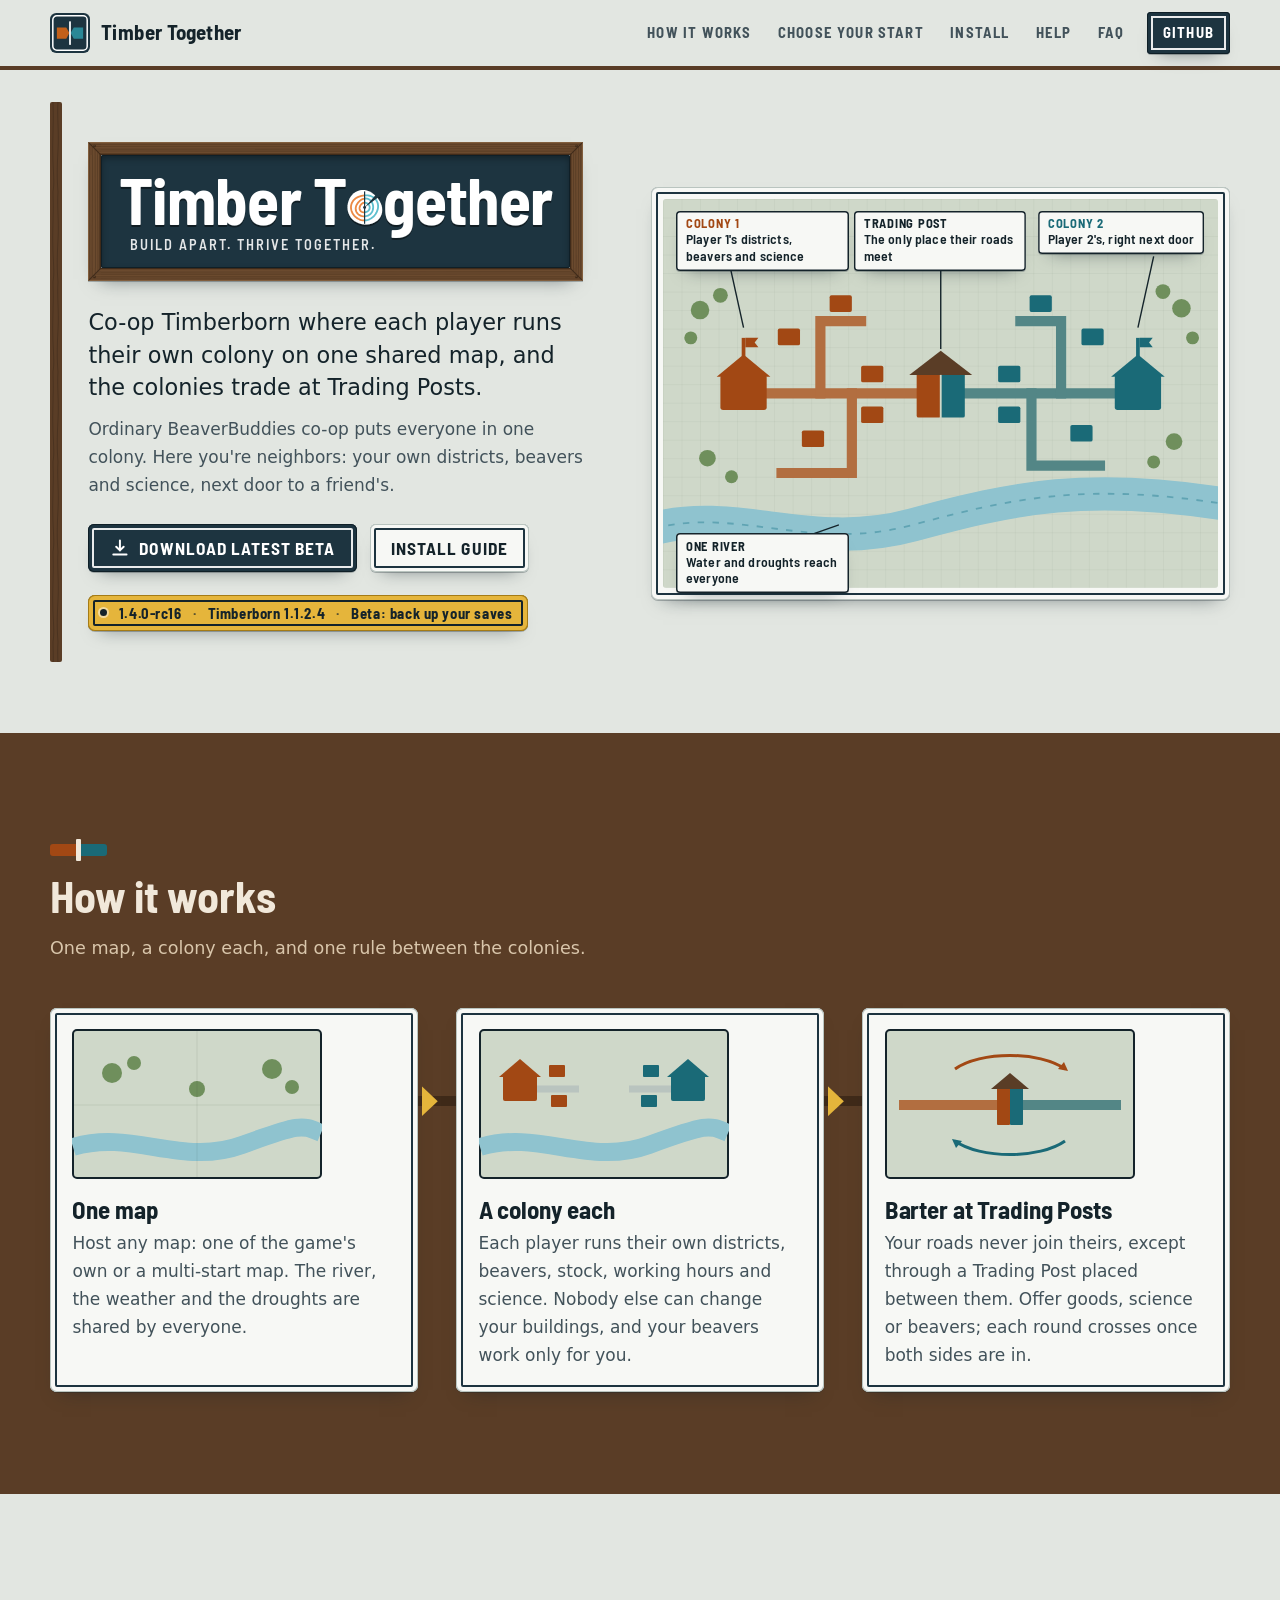
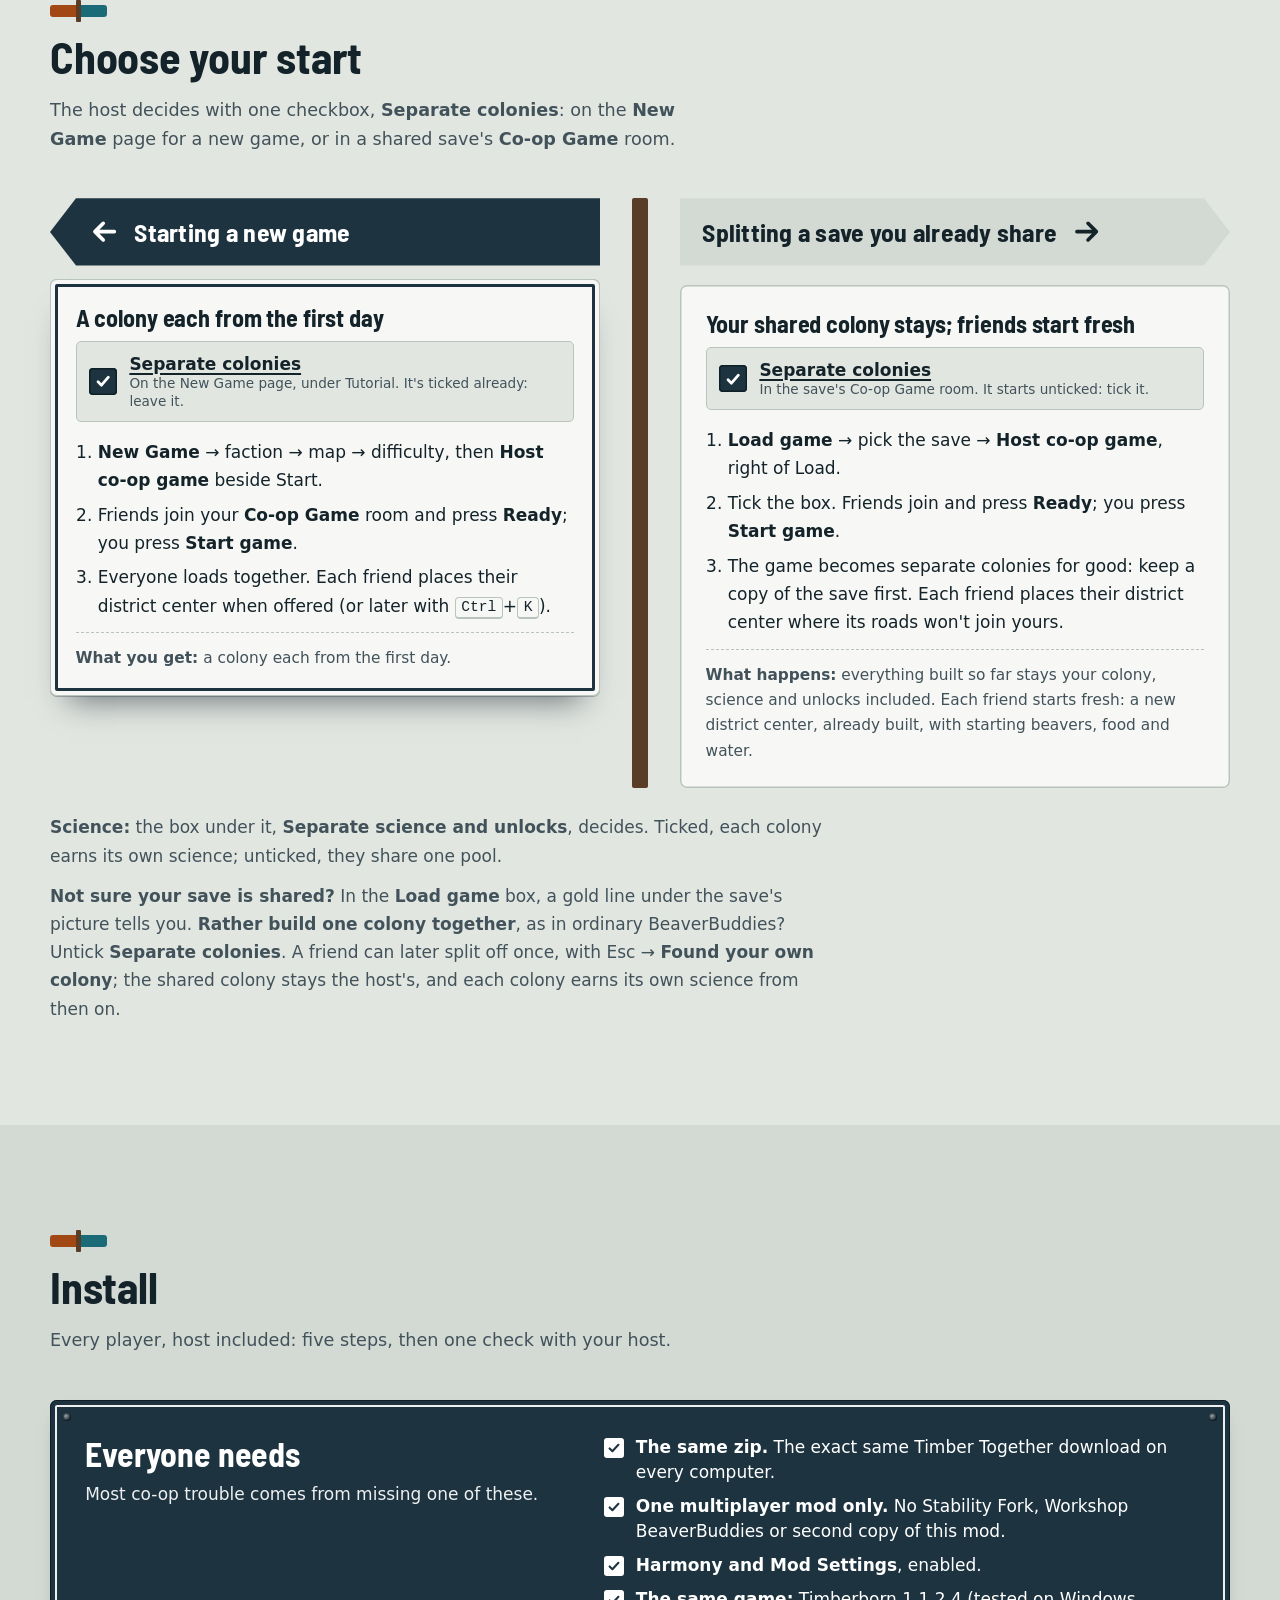
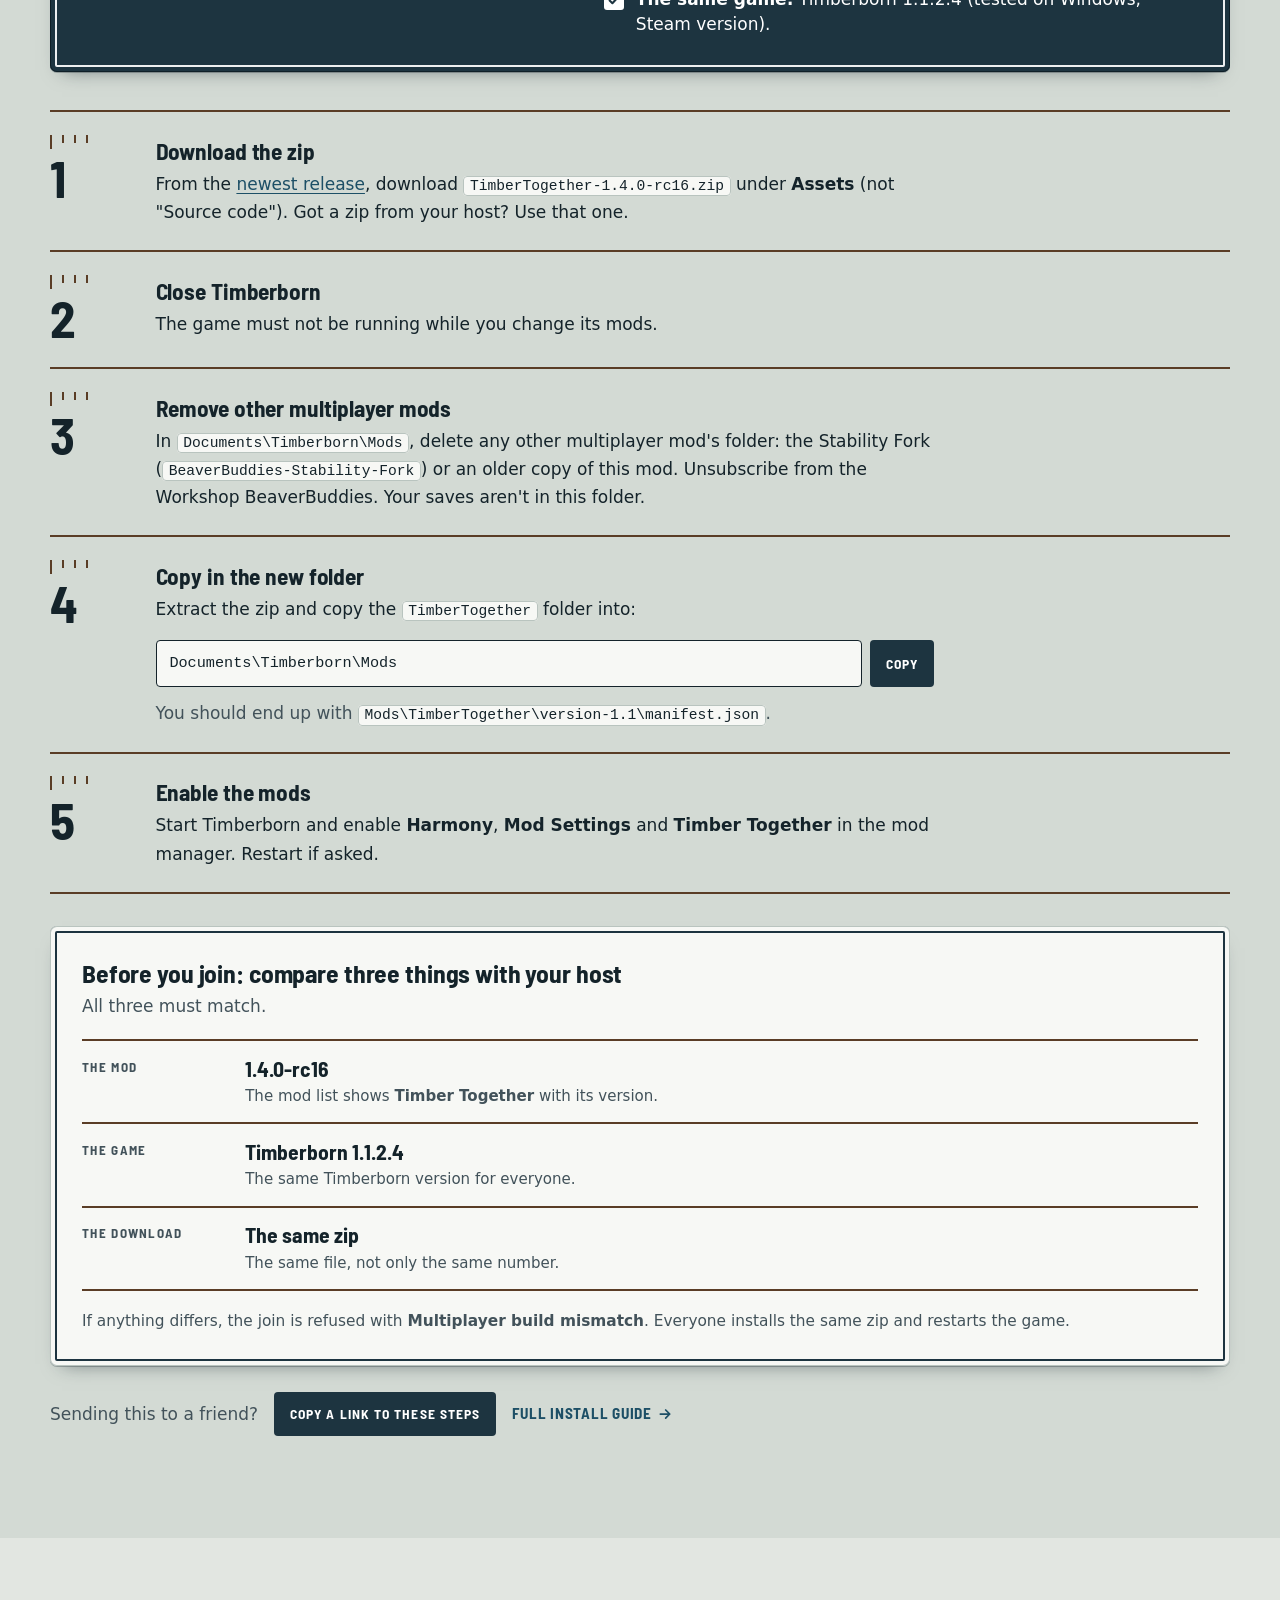
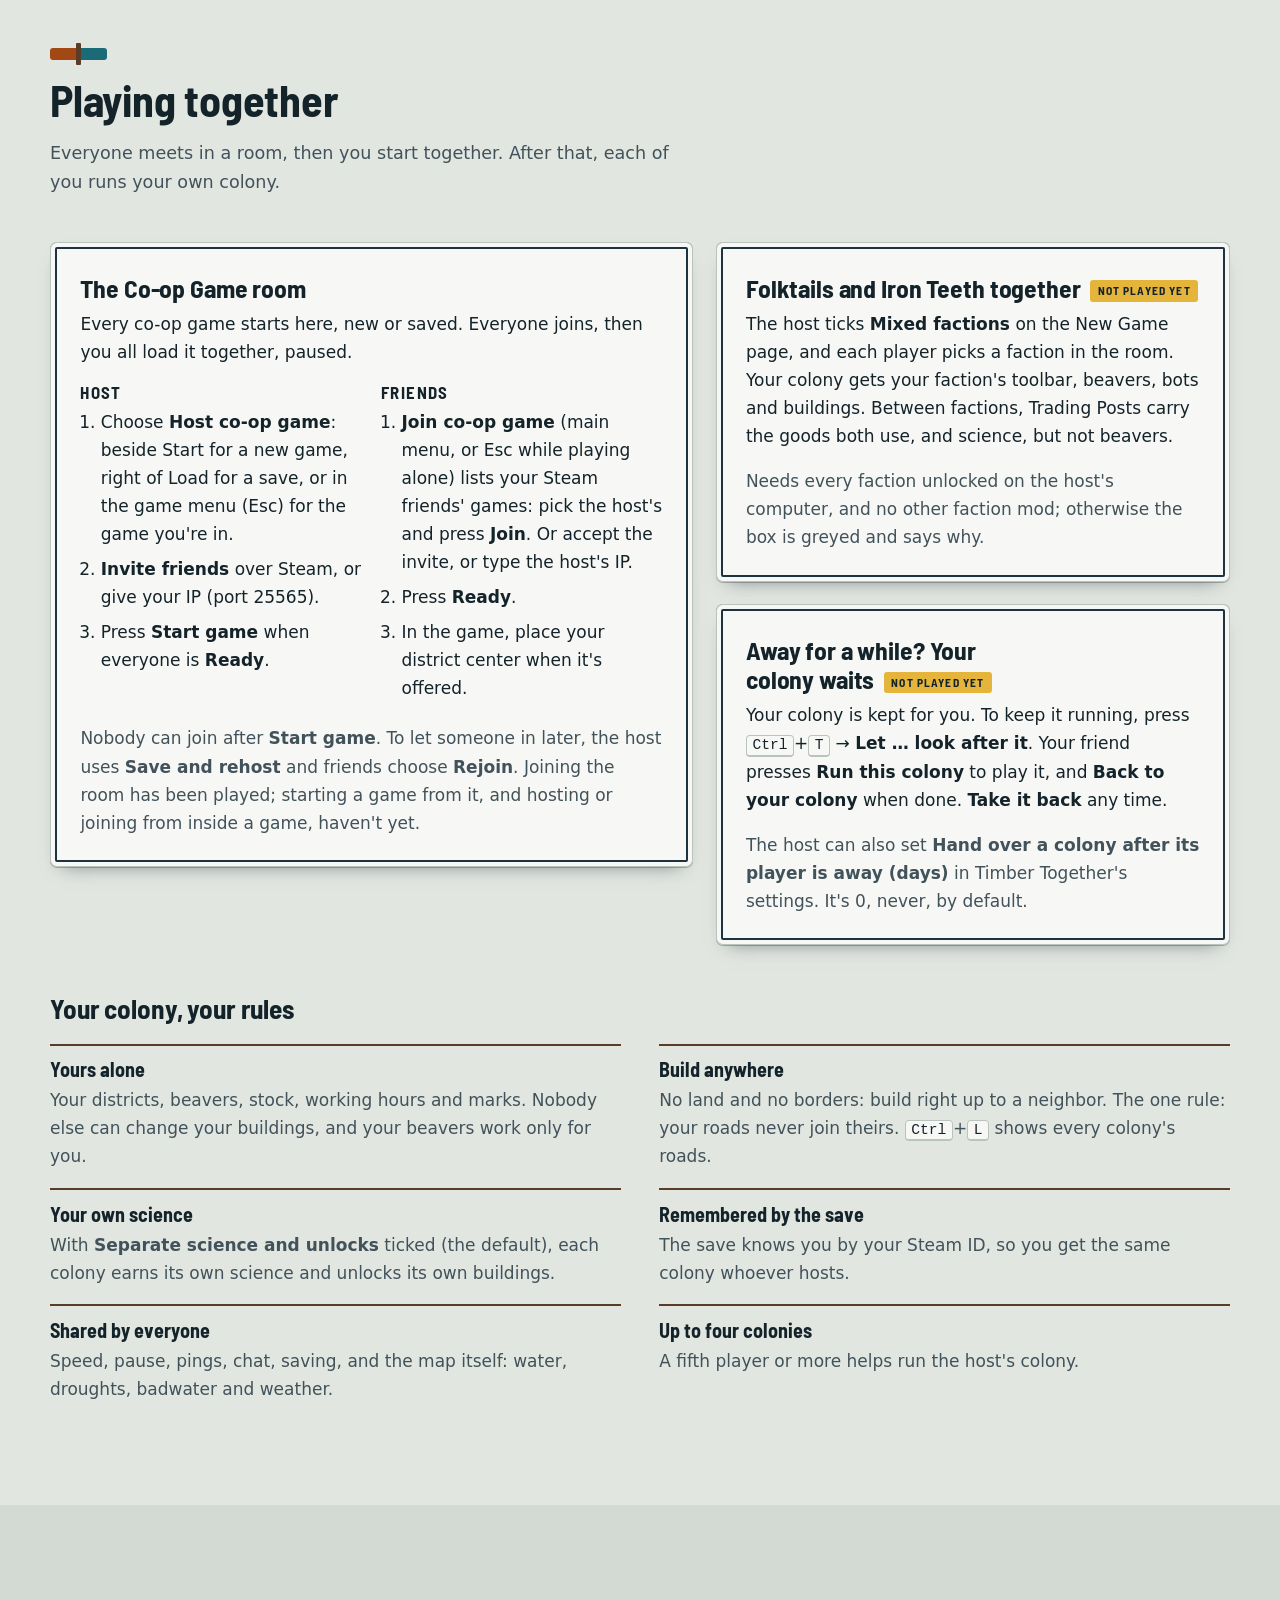
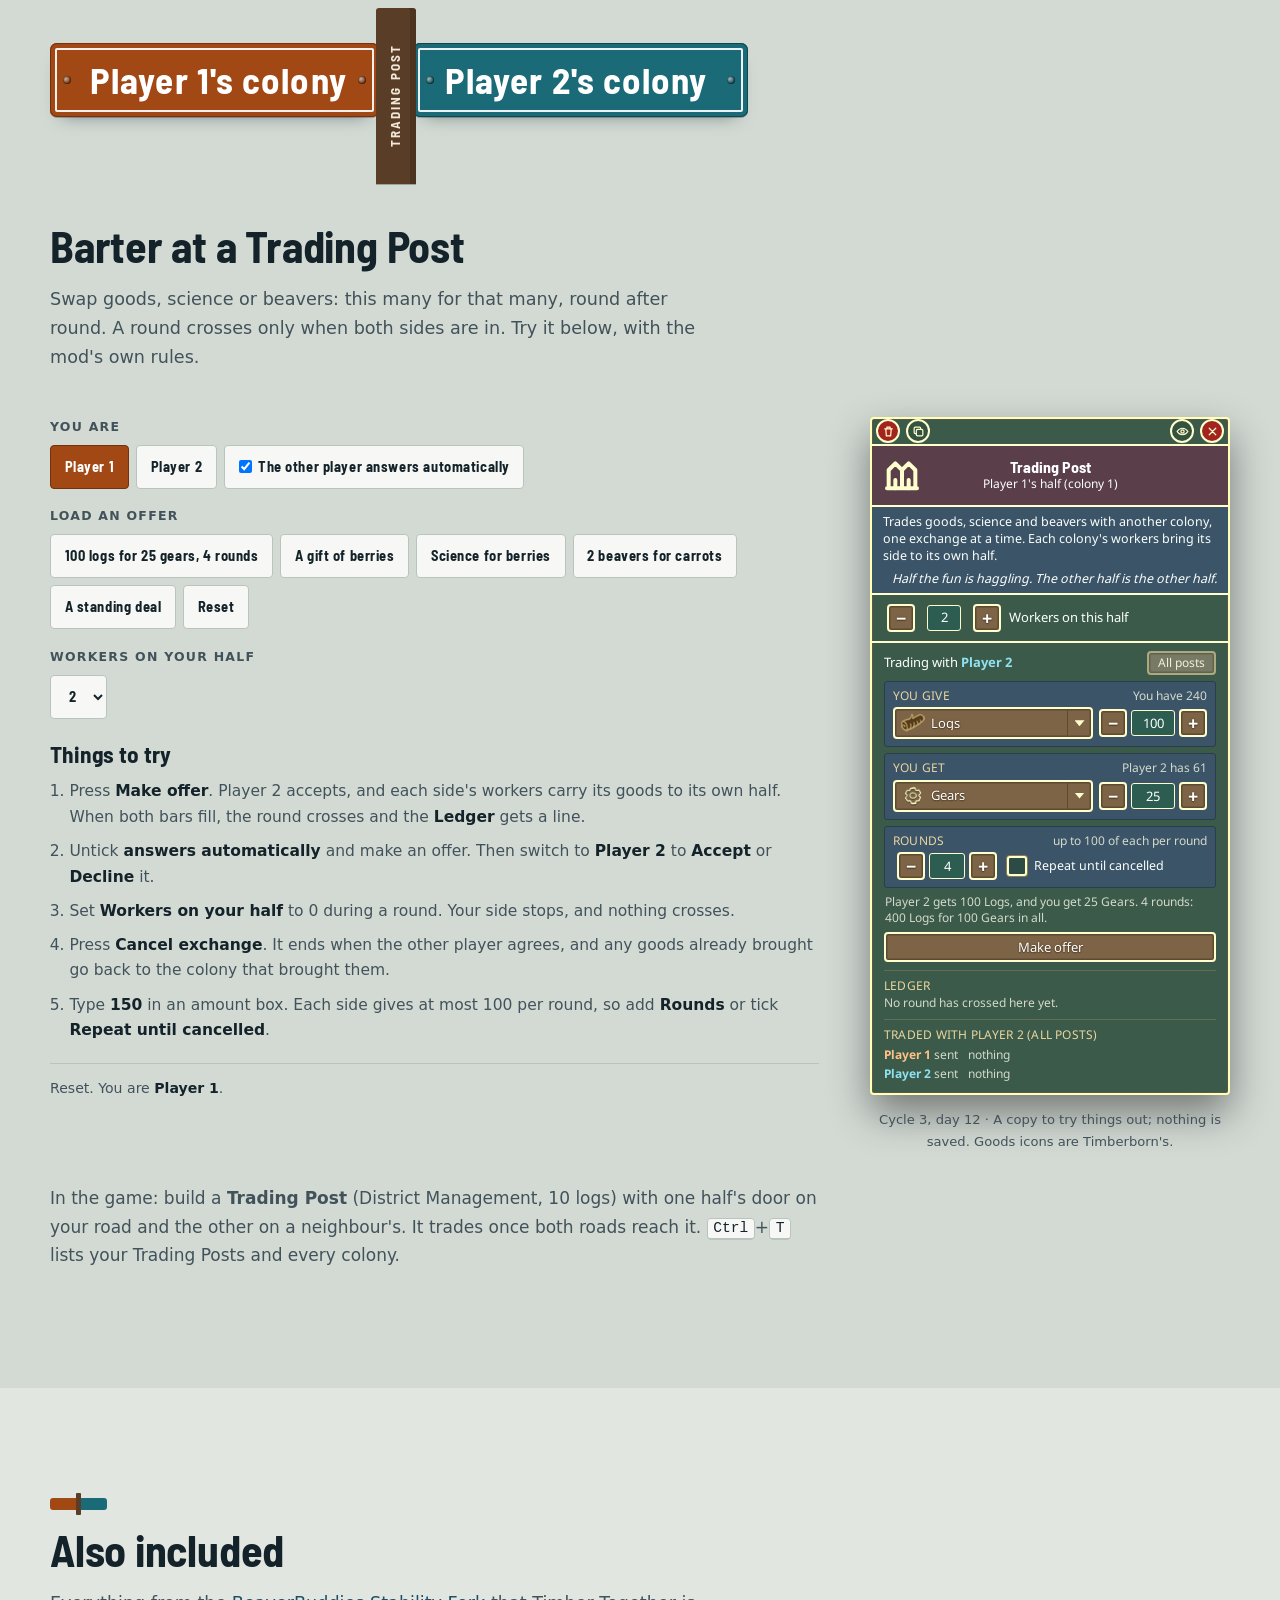
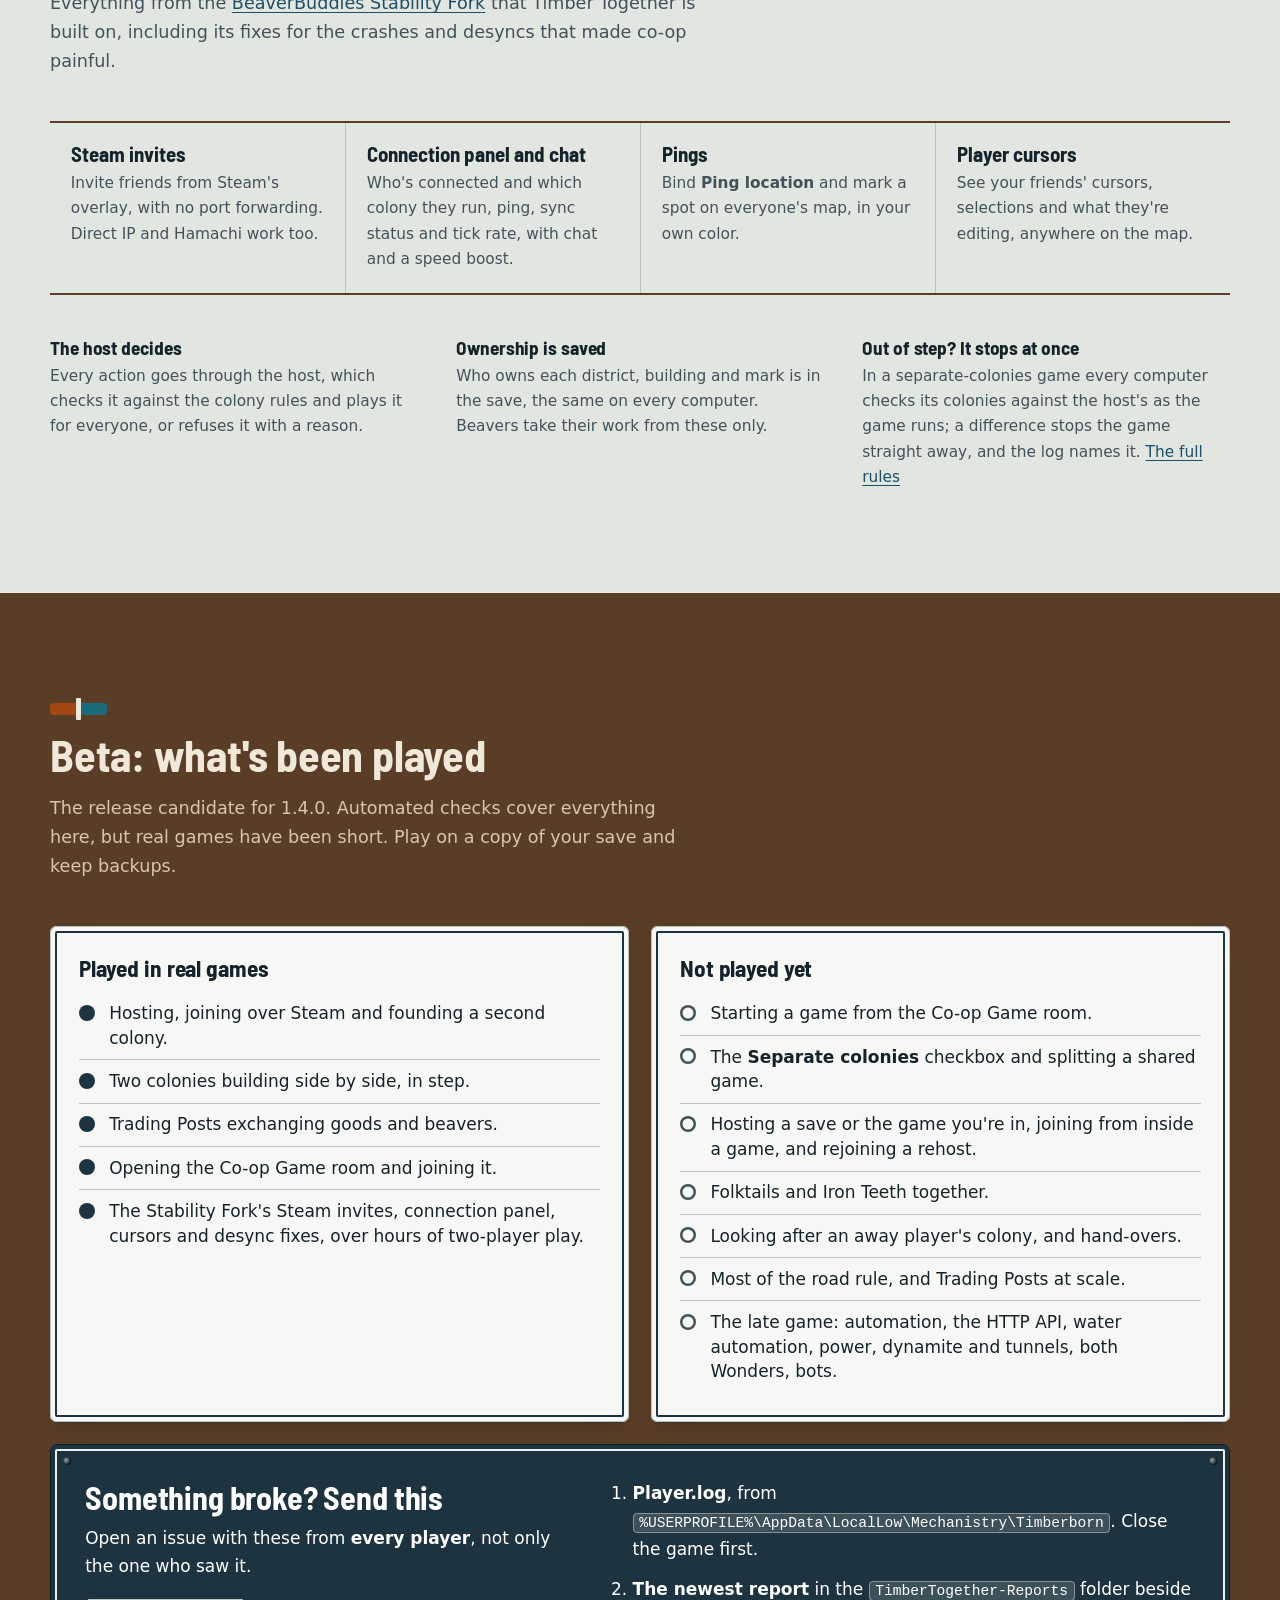
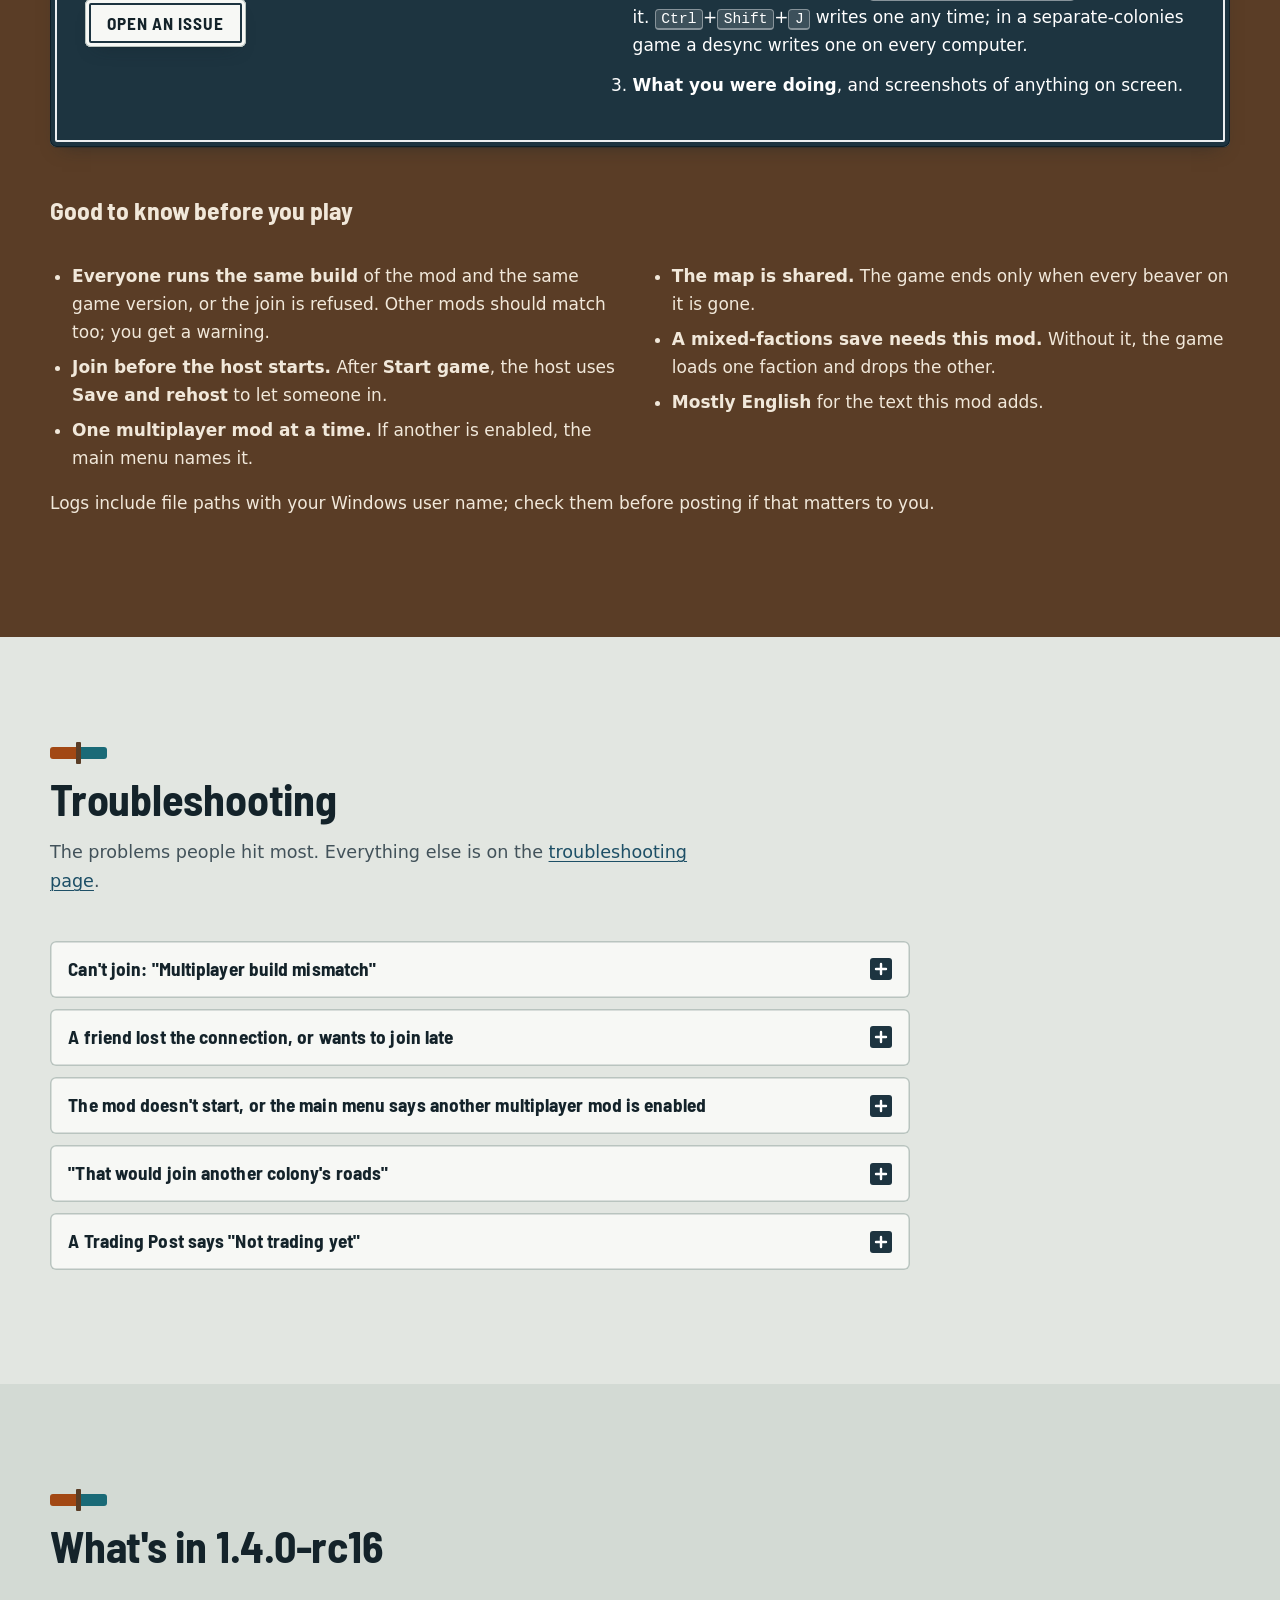
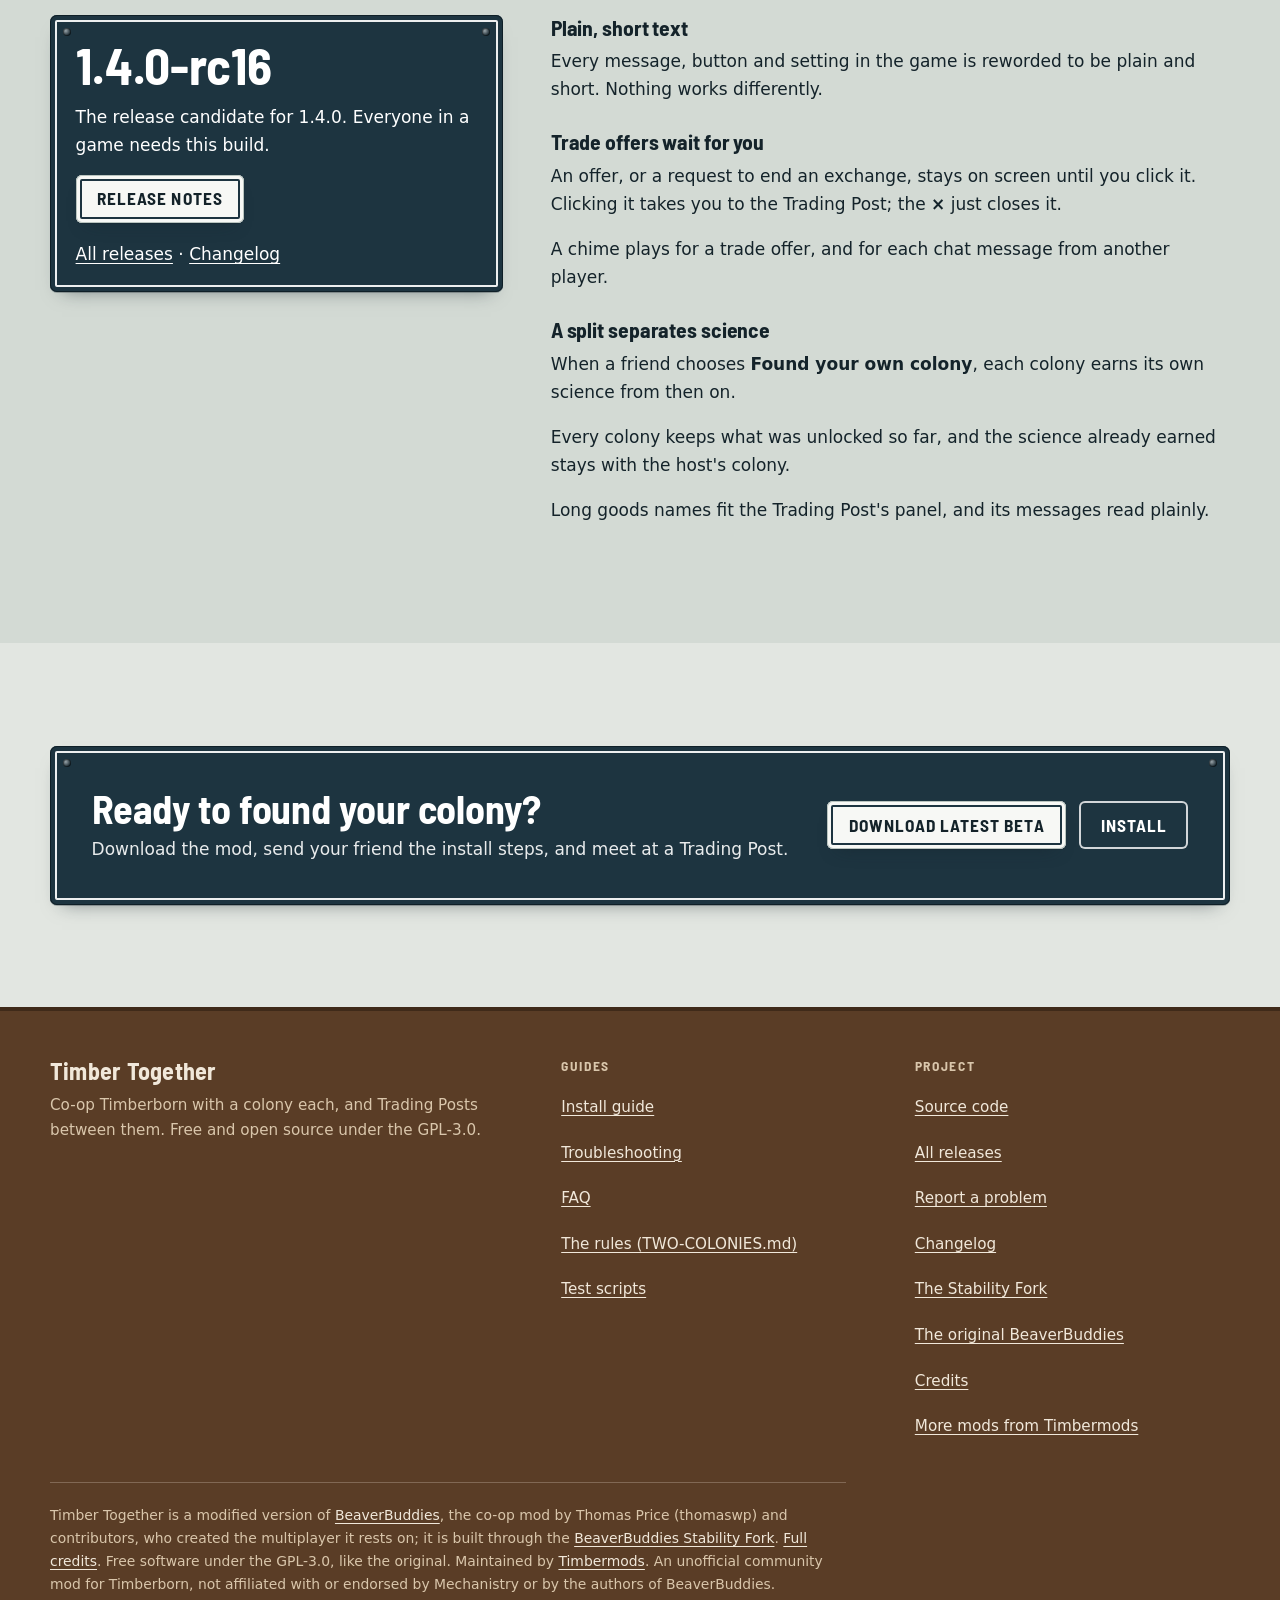
<file: docs/index.html>
<!doctype html>
<html lang="en">
<head>
  <meta charset="utf-8">
  <meta name="viewport" content="width=device-width, initial-scale=1">
  <title>Timber Together: Timberborn co-op with a colony each</title>
  <meta name="description" content="Build apart. Thrive together. A Timberborn co-op mod where each player runs their own colony on one shared map and the colonies trade at Trading Posts. Built on BeaverBuddies by thomaswp. Free and open source.">
  <meta name="theme-color" content="#1d3440">
  <meta property="og:title" content="Timber Together">
  <meta property="og:description" content="Build apart. Thrive together. Co-op Timberborn with a colony each: your own districts, beavers and science on one shared map, and Trading Posts where the colonies barter.">
  <meta property="og:type" content="website">
  <link rel="icon" href="assets/favicon.svg" type="image/svg+xml">
  <link rel="preload" href="assets/fonts/barlow-semi-condensed-latin-700.woff2" as="font" type="font/woff2" crossorigin>
  <link rel="stylesheet" href="assets/style.css">
  <link rel="stylesheet" href="assets/game-panel.css">
</head>
<body>
<a class="skip plate" href="#main">Skip to content</a>

<header class="site-header">
  <div class="wrap header-inner">
    <a class="brand" href="index.html" aria-label="Timber Together, home">
      <img class="brand-mark" src="assets/favicon.svg" alt="" width="40" height="40">
      <span class="brand-name">Timber Together</span>
    </a>
    <nav class="nav" aria-label="Main">
      <a href="#how">How it works</a>
      <a href="#start">Choose your start</a>
      <a href="#install">Install</a>
      <a href="troubleshooting.html">Help</a>
      <a href="faq.html">FAQ</a>
      <a class="btn" href="https://github.com/timbermods/TimberTogether">GitHub</a>
    </nav>
    <details class="menu">
      <summary><svg viewBox="0 0 20 20" aria-hidden="true"><path d="M3 5h14M3 10h14M3 15h14" stroke="currentColor" stroke-width="2.2" stroke-linecap="round"/></svg>Menu</summary>
      <nav class="menu-panel plate" aria-label="Main menu">
        <a href="#how">How it works</a>
        <a href="#start">Choose your start</a>
        <a href="#install">Install</a>
        <a href="troubleshooting.html">Troubleshooting</a>
        <a href="faq.html">FAQ</a>
        <a href="https://github.com/timbermods/TimberTogether">GitHub</a>
      </nav>
    </details>
  </div>
</header>

<main id="main">

<!-- ============ hero ============ -->
<section class="hero" aria-labelledby="title">
  <div class="wrap hero-grid">
    <div class="post">
      <svg class="defs" width="0" height="0" aria-hidden="true" focusable="false"><filter id="hewn" x="-2%" y="-10%" width="104%" height="120%"><feTurbulence type="fractalNoise" baseFrequency="0.028" numOctaves="1" seed="11" result="n"/><feDisplacementMap in="SourceGraphic" in2="n" scale="1.7" xChannelSelector="R" yChannelSelector="G"/></filter></svg>
      <div class="name-frame"><div class="name-plate plate"><h1 id="title">Timber T<span class="ring-o"><span>o</span><svg viewBox="0 0 100 100" aria-hidden="true" focusable="false"><defs><clipPath id="ring-l"><rect x="0" y="0" width="50" height="100"/></clipPath><clipPath id="ring-r"><rect x="50" y="0" width="50" height="100"/></clipPath></defs><path d="M99.63,50.00L100.16,56.60L99.62,63.30L97.94,69.86L95.14,76.06L91.28,81.68L86.54,86.54L81.10,90.53L75.18,93.61L68.97,95.80L62.64,97.17L56.29,97.78L50.00,97.70L43.81,97.00L37.76,95.68L31.89,93.72L26.26,91.12L20.96,87.84L16.11,83.89L11.81,79.31L8.16,74.15L5.26,68.53L3.14,62.56L1.82,56.34L1.30,50.00L1.56,43.62L2.56,37.29L4.32,31.08L6.83,25.07L10.10,19.38L14.13,14.13L18.91,9.48L24.36,5.58L30.37,2.60L36.78,0.65L43.39,-0.20L50.00,0.03L56.41,1.28L62.48,3.41L68.11,6.27L73.27,9.69L77.99,13.53L82.29,17.71L86.25,22.18L89.87,26.98L93.14,32.13L95.95,37.69L98.17,43.66Z" fill="#fff"></path><g fill="none" stroke="var(--ring-c1)" stroke-width="5.2" stroke-linejoin="round" clip-path="url(#ring-l)"><path d="M88.17,50.00L87.28,54.91L85.77,59.58L83.75,63.98L81.30,68.07L78.47,71.85L75.29,75.29L71.77,78.37L67.93,81.05L63.77,83.25L59.36,84.92L54.74,86.00L50.00,86.43L45.23,86.20L40.53,85.33L35.98,83.84L31.65,81.78L27.59,79.20L23.84,76.16L20.46,72.67L17.48,68.77L14.99,64.50L13.06,59.90L11.79,55.03L11.27,50.00L11.54,44.94L12.64,39.99L14.55,35.31L17.17,31.05L20.41,27.29L24.11,24.11L28.13,21.50L32.36,19.44L36.68,17.85L41.07,16.66L45.50,15.83L50.00,15.34L54.58,15.20L59.25,15.50L63.96,16.31L68.63,17.73L73.14,19.85L77.32,22.68L81.01,26.21L84.04,30.34L86.32,34.96L87.76,39.88L88.36,44.95Z"></path><path d="M74.35,50.00L74.08,53.17L73.47,56.29L72.49,59.32L71.14,62.21L69.42,64.90L67.34,67.34L64.95,69.48L62.29,71.28L59.41,72.71L56.37,73.77L53.22,74.46L50.00,74.78L46.74,74.73L43.49,74.30L40.27,73.48L37.15,72.25L34.20,70.59L31.50,68.50L29.14,66.01L27.22,63.15L25.81,60.02L24.95,56.71L24.65,53.34L24.88,50.00L25.58,46.79L26.67,43.75L28.07,40.92L29.71,38.29L31.54,35.83L33.53,33.53L35.71,31.38L38.10,29.39L40.72,27.60L43.59,26.09L46.70,24.94L50.00,24.24L53.41,24.08L56.83,24.50L60.14,25.51L63.23,27.08L66.01,29.14L68.40,31.60L70.38,34.37L71.93,37.34L73.08,40.44L73.85,43.61L74.27,46.80Z"></path><path d="M64.55,50.00L64.39,51.89L63.92,53.73L63.17,55.46L62.17,57.03L60.97,58.42L59.61,59.61L58.14,60.61L56.60,61.43L55.01,62.10L53.39,62.64L51.72,63.05L50.00,63.32L48.23,63.44L46.42,63.36L44.59,63.06L42.79,62.49L41.07,61.64L39.51,60.49L38.15,59.09L37.07,57.46L36.29,55.68L35.83,53.80L35.67,51.89L35.80,50.00L36.16,48.18L36.73,46.44L37.47,44.81L38.35,43.28L39.37,41.84L40.52,40.52L41.81,39.32L43.23,38.27L44.78,37.39L46.44,36.71L48.19,36.27L50.00,36.07L51.82,36.14L53.63,36.46L55.37,37.02L57.04,37.81L58.59,38.80L60.02,39.98L61.30,41.33L62.40,42.84L63.31,44.49L63.99,46.25L64.42,48.10Z"></path></g><g fill="none" stroke="var(--ring-c2)" stroke-width="5.2" stroke-linejoin="round" clip-path="url(#ring-r)"><path d="M88.17,50.00L87.28,54.91L85.77,59.58L83.75,63.98L81.30,68.07L78.47,71.85L75.29,75.29L71.77,78.37L67.93,81.05L63.77,83.25L59.36,84.92L54.74,86.00L50.00,86.43L45.23,86.20L40.53,85.33L35.98,83.84L31.65,81.78L27.59,79.20L23.84,76.16L20.46,72.67L17.48,68.77L14.99,64.50L13.06,59.90L11.79,55.03L11.27,50.00L11.54,44.94L12.64,39.99L14.55,35.31L17.17,31.05L20.41,27.29L24.11,24.11L28.13,21.50L32.36,19.44L36.68,17.85L41.07,16.66L45.50,15.83L50.00,15.34L54.58,15.20L59.25,15.50L63.96,16.31L68.63,17.73L73.14,19.85L77.32,22.68L81.01,26.21L84.04,30.34L86.32,34.96L87.76,39.88L88.36,44.95Z"></path><path d="M74.35,50.00L74.08,53.17L73.47,56.29L72.49,59.32L71.14,62.21L69.42,64.90L67.34,67.34L64.95,69.48L62.29,71.28L59.41,72.71L56.37,73.77L53.22,74.46L50.00,74.78L46.74,74.73L43.49,74.30L40.27,73.48L37.15,72.25L34.20,70.59L31.50,68.50L29.14,66.01L27.22,63.15L25.81,60.02L24.95,56.71L24.65,53.34L24.88,50.00L25.58,46.79L26.67,43.75L28.07,40.92L29.71,38.29L31.54,35.83L33.53,33.53L35.71,31.38L38.10,29.39L40.72,27.60L43.59,26.09L46.70,24.94L50.00,24.24L53.41,24.08L56.83,24.50L60.14,25.51L63.23,27.08L66.01,29.14L68.40,31.60L70.38,34.37L71.93,37.34L73.08,40.44L73.85,43.61L74.27,46.80Z"></path><path d="M64.55,50.00L64.39,51.89L63.92,53.73L63.17,55.46L62.17,57.03L60.97,58.42L59.61,59.61L58.14,60.61L56.60,61.43L55.01,62.10L53.39,62.64L51.72,63.05L50.00,63.32L48.23,63.44L46.42,63.36L44.59,63.06L42.79,62.49L41.07,61.64L39.51,60.49L38.15,59.09L37.07,57.46L36.29,55.68L35.83,53.80L35.67,51.89L35.80,50.00L36.16,48.18L36.73,46.44L37.47,44.81L38.35,43.28L39.37,41.84L40.52,40.52L41.81,39.32L43.23,38.27L44.78,37.39L46.44,36.71L48.19,36.27L50.00,36.07L51.82,36.14L53.63,36.46L55.37,37.02L57.04,37.81L58.59,38.80L60.02,39.98L61.30,41.33L62.40,42.84L63.31,44.49L63.99,46.25L64.42,48.10Z"></path></g><rect x="48.3" y="4" width="3.4" height="92" fill="var(--navy)"/><circle cx="50" cy="50" r="4.2" fill="var(--navy)"></circle><path d="M50 50 L87.0 7.9 L94.9 16.6Z" fill="var(--navy)"></path></svg></span>gether</h1><p class="motto">Build apart. Thrive together.</p></div></div>
      <p class="pitch">Co-op Timberborn where each player runs their own colony on one shared map, and the colonies trade at Trading Posts.</p>
      <p class="differs">Ordinary BeaverBuddies co-op puts everyone in one colony. Here you're neighbors: your own districts, beavers and science, next door to a friend's.</p>
      <div class="btn-row">
        <a class="btn" href="https://github.com/timbermods/TimberTogether/releases" data-release-href="notes">
          <svg viewBox="0 0 24 24" fill="none" stroke="currentColor" stroke-width="2.4" stroke-linecap="round" stroke-linejoin="round" aria-hidden="true"><path d="M12 3v12m0 0l-4.5-4.5M12 15l4.5-4.5M4 20h16"/></svg>
          Download latest beta
        </a>
        <a class="btn ghost" href="#install">Install guide</a>
      </div>
      <p class="status-tag plate caution"><span><span data-release="version">1.4.0-rc16</span></span><span>Timberborn 1.1.2.4</span><span>Beta: back up your saves</span></p>
    </div>

    <figure class="map-figure plate enamel">
      <div class="map-box">
        <svg class="map" viewBox="0 0 600 420" role="img" aria-label="A map with two colonies: colony 1 in amber on the left and colony 2 in teal on the right, each with a district center, houses, trees and its own roads. The two colonies' main roads run to the middle and end at the two halves of one Trading Post, the only place they meet. Each colony's goods, logs from one and gears from the other, are carried to its own half of the post; once both are in, they swap halves and belong to the other colony. A river runs along the bottom.">
          <defs>
            <pattern id="tiles" width="20" height="20" patternUnits="userSpaceOnUse"><path d="M20 0H0V20" fill="none" stroke="var(--map-grid)" stroke-width="1"/></pattern>
          </defs>
          <rect width="600" height="420" fill="var(--map-ground)"/>
          <rect width="600" height="420" fill="url(#tiles)"/>
          <!-- the shared river -->
          <path d="M-10 356 C80 332 160 382 270 352 S460 306 610 330" fill="none" stroke="var(--map-water)" stroke-width="36" stroke-linecap="round"/>
          <path d="M-10 356 C80 332 160 382 270 352 S460 306 610 330" fill="none" stroke="var(--map-water-edge)" stroke-width="2" stroke-dasharray="7 9" opacity=".7"/>
          <!-- trees -->
          <g class="tree">
            <circle cx="40" cy="120" r="10"/><circle cx="62" cy="104" r="8"/><circle cx="30" cy="150" r="7"/><circle cx="48" cy="280" r="9"/><circle cx="74" cy="300" r="7"/>
            <circle cx="560" cy="118" r="10"/><circle cx="540" cy="100" r="8"/><circle cx="572" cy="150" r="7"/><circle cx="552" cy="262" r="9"/><circle cx="530" cy="284" r="7"/>
          </g>
          <!-- colony 1's roads and buildings -->
          <g class="road road-1"><path d="M112 210 H274"/><path d="M170 210 V132 H214"/><path d="M204 210 V296 H128"/></g>
          <g class="b1">
            <rect x="62" y="190" width="50" height="38" rx="3"/><path d="M58 192 L87 168 L116 192 Z"/><rect x="85" y="150" width="4" height="20"/><path d="M89 150 h14 l-4 5 4 5 h-14z"/>
            <rect x="124" y="140" width="24" height="18" rx="2"/><rect x="180" y="104" width="24" height="18" rx="2"/><rect x="214" y="180" width="24" height="18" rx="2"/><rect x="214" y="224" width="24" height="18" rx="2"/><rect x="150" y="250" width="24" height="18" rx="2"/>
          </g>
          <!-- colony 2's roads and buildings -->
          <g class="road road-2"><path d="M326 210 H488"/><path d="M430 210 V132 H386"/><path d="M398 210 V288 H472"/></g>
          <g class="b2">
            <rect x="488" y="190" width="50" height="38" rx="3"/><path d="M484 192 L513 168 L542 192 Z"/><rect x="511" y="150" width="4" height="20"/><path d="M515 150 h14 l-4 5 4 5 h-14z"/>
            <rect x="452" y="140" width="24" height="18" rx="2"/><rect x="396" y="104" width="24" height="18" rx="2"/><rect x="362" y="180" width="24" height="18" rx="2"/><rect x="362" y="224" width="24" height="18" rx="2"/><rect x="440" y="244" width="24" height="18" rx="2"/>
          </g>
          <!-- the Trading Post: one half at the end of each colony's road -->
          <rect class="post-glow" x="264" y="158" width="72" height="88" rx="6" fill="none" stroke="var(--caution)" stroke-width="4" opacity="0"/>
          <rect x="274" y="186" width="26" height="50" rx="2" class="b1"/>
          <rect x="300" y="186" width="26" height="50" rx="2" class="b2"/>
          <path class="roof" d="M266 190 L300 164 L334 190 Z"/>
          <line x1="300" y1="190" x2="300" y2="236" stroke="var(--map-ground)" stroke-width="2"/>
          <!-- goods, not beavers: colony 1's logs and colony 2's gears are each carried to their own half, swap
               there (over and under, changing owner at the divider) and are taken in on the other side -->
          <g class="good good-1" style="--in:136px;--swap:162px;--hop:-20px">
            <g class="hop"><rect class="crate own" x="140" y="199" width="22" height="22" rx="4" stroke="var(--c1)"/><rect class="crate new" x="140" y="199" width="22" height="22" rx="4" stroke="var(--c2)"/><image href="assets/goods/logs-40.png" x="142" y="201" width="18" height="18"/></g>
          </g>
          <g class="good good-2" style="--in:-136px;--swap:-162px;--hop:20px">
            <g class="hop"><rect class="crate own" x="438" y="199" width="22" height="22" rx="4" stroke="var(--c2)"/><rect class="crate new" x="438" y="199" width="22" height="22" rx="4" stroke="var(--c1)"/><image href="assets/goods/gear-40.png" x="440" y="201" width="18" height="18"/></g>
          </g>
          <!-- leader lines to the labels (wide screens) and numbered pins (phones) -->
          <g class="leader"><path d="M87 139 L70 62"/><path d="M513 139 L530 62"/><path d="M300 162 V62"/><path d="M190 352 L150 366"/></g>
          <g><circle class="pin" cx="87" cy="150" r="11"/><text class="pin-n" x="87" y="150">1</text>
             <circle class="pin" cx="513" cy="150" r="11"/><text class="pin-n" x="513" y="150">2</text>
             <circle class="pin" cx="300" cy="150" r="11"/><text class="pin-n" x="300" y="150">3</text>
             <circle class="pin" cx="200" cy="356" r="11"/><text class="pin-n" x="200" y="356">4</text></g>
        </svg>
        <ol class="map-labels">
          <li class="l1" style="--x:2.5%;--y:3%"><span class="n" aria-hidden="true">1</span><span><b>Colony 1</b>Player 1's districts, beavers and science</span></li>
          <li class="l2 end" style="--x:97.5%;--y:3%"><span class="n" aria-hidden="true">2</span><span><b>Colony 2</b>Player 2's, right next door</span></li>
          <li class="l3 mid" style="--x:50%;--y:3%"><span class="n" aria-hidden="true">3</span><span><b>Trading Post</b>The only place their roads meet</span></li>
          <li class="l4" style="--x:2.5%;--y:86%"><span class="n" aria-hidden="true">4</span><span><b>One river</b>Water and droughts reach everyone</span></li>
        </ol>
      </div>
    </figure>
  </div>
</section>

<!-- ============ how it works ============ -->
<section class="band band-timber" id="how" aria-labelledby="how-h">
  <div class="wrap">
    <div class="head">
      <div class="marker" aria-hidden="true"><i></i><b></b><i></i></div>
      <h2 id="how-h">How it works</h2>
      <p>One map, a colony each, and one rule between the colonies.</p>
    </div>
    <ol class="rail">
      <li class="plate enamel">
        <svg viewBox="0 0 250 150" aria-hidden="true">
          <rect x="1" y="1" width="248" height="148" rx="4" fill="var(--map-ground)" stroke="var(--ink)" stroke-width="2"/>
          <path d="M1 118 C60 100 110 138 170 116 S230 96 249 104" fill="none" stroke="var(--map-water)" stroke-width="18"/>
          <g fill="var(--map-tree)"><circle cx="40" cy="44" r="10"/><circle cx="62" cy="34" r="7"/><circle cx="200" cy="40" r="10"/><circle cx="220" cy="58" r="7"/><circle cx="125" cy="60" r="8"/></g>
          <path d="M1 76 H249 M125 1 V149" stroke="var(--map-grid)" stroke-width="1"/>
        </svg>
        <h3>One map</h3>
        <p>Host any map: one of the game's own or a multi-start map. The river, the weather and the droughts are shared by everyone.</p>
      </li>
      <li class="plate enamel">
        <svg viewBox="0 0 250 150" aria-hidden="true">
          <rect x="1" y="1" width="248" height="148" rx="4" fill="var(--map-ground)" stroke="var(--ink)" stroke-width="2"/>
          <path d="M1 118 C60 100 110 138 170 116 S230 96 249 104" fill="none" stroke="var(--map-water)" stroke-width="18"/>
          <g fill="var(--c1)"><rect x="24" y="46" width="34" height="26" rx="2"/><path d="M20 48 L41 30 L62 48Z"/><rect x="70" y="36" width="16" height="12" rx="1"/><rect x="72" y="66" width="16" height="12" rx="1"/></g>
          <g fill="var(--c2)"><rect x="192" y="46" width="34" height="26" rx="2"/><path d="M188 48 L209 30 L230 48Z"/><rect x="164" y="36" width="16" height="12" rx="1"/><rect x="162" y="66" width="16" height="12" rx="1"/></g>
          <path d="M58 60 H100 M150 60 H192" stroke-width="7" stroke="var(--rule)"/>
        </svg>
        <h3>A colony each</h3>
        <p>Each player runs their own districts, beavers, stock, working hours and science. Nobody else can change your buildings, and your beavers work only for you.</p>
      </li>
      <li class="plate enamel">
        <svg viewBox="0 0 250 150" aria-hidden="true">
          <rect x="1" y="1" width="248" height="148" rx="4" fill="var(--map-ground)" stroke="var(--ink)" stroke-width="2"/>
          <path d="M14 76 H112" stroke="color-mix(in srgb, var(--c1) 70%, #d8c8a8)" stroke-width="10"/>
          <path d="M138 76 H236" stroke="color-mix(in srgb, var(--c2) 70%, #d8c8a8)" stroke-width="10"/>
          <rect x="112" y="56" width="13" height="40" rx="1" fill="var(--c1)"/><rect x="125" y="56" width="13" height="40" rx="1" fill="var(--c2)"/>
          <path d="M106 60 L125 44 L144 60Z" fill="var(--timber)"/>
          <path d="M70 40 C95 22 155 22 180 40" fill="none" stroke="var(--c1)" stroke-width="3"/><path d="M183 42 l-10 -2 6 -7z" fill="var(--c1)"/>
          <path d="M180 112 C155 130 95 130 70 112" fill="none" stroke="var(--c2)" stroke-width="3"/><path d="M67 110 l10 2 -6 7z" fill="var(--c2)"/>
        </svg>
        <h3>Barter at Trading Posts</h3>
        <p>Your roads never join theirs, except through a Trading Post placed between them. Offer goods, science or beavers; each round crosses once both sides are in.</p>
      </li>
    </ol>
  </div>
</section>

<!-- ============ choose your start ============ -->
<section class="band" id="start" aria-labelledby="start-h">
  <div class="wrap">
    <div class="head">
      <div class="marker" aria-hidden="true"><i></i><b></b><i></i></div>
      <h2 id="start-h">Choose your start</h2>
      <p>The host decides with one checkbox, <b>Separate colonies</b>: on the <b>New Game</b> page for a new game, or in a shared save's <b>Co-op Game</b> room.</p>
    </div>
    <div class="signpost" data-signpost>
      <button class="arm arm-left" type="button" data-path="new" aria-controls="path-new">
        <svg viewBox="0 0 24 24" fill="none" stroke="currentColor" stroke-width="2.6" stroke-linecap="round" stroke-linejoin="round" aria-hidden="true"><path d="M19 12H5m0 0l6-6m-6 6l6 6"/></svg>
        Starting a new game
      </button>
      <div class="pole" aria-hidden="true"></div>
      <button class="arm arm-right" type="button" data-path="split" aria-controls="path-split">
        Splitting a save you already share
        <svg viewBox="0 0 24 24" fill="none" stroke="currentColor" stroke-width="2.6" stroke-linecap="round" stroke-linejoin="round" aria-hidden="true"><path d="M5 12h14m0 0l-6-6m6 6l-6 6"/></svg>
      </button>

      <article class="path-card left plate enamel" id="path-new" aria-labelledby="path-new-h">
        <h3 id="path-new-h">A colony each from the first day</h3>
        <div class="switch"><span class="tick" aria-hidden="true"><svg viewBox="0 0 16 16"><path d="M3.5 8.5l3 3 6-7"/></svg></span><span class="name"><b>Separate colonies</b><small>On the New Game page, under Tutorial. It's ticked already: leave it.</small></span></div>
        <ol>
          <li><b>New Game</b> &rarr; faction &rarr; map &rarr; difficulty, then <b>Host co-op game</b> beside Start.</li>
          <li>Friends join your <b>Co-op Game</b> room and press <b>Ready</b>; you press <b>Start game</b>.</li>
          <li>Everyone loads together. Each friend places their district center when offered (or later with <kbd>Ctrl</kbd>+<kbd>K</kbd>).</li>
        </ol>
        <p class="outcome"><b>What you get:</b> a colony each from the first day.</p>
      </article>

      <article class="path-card right plate enamel" id="path-split" aria-labelledby="path-split-h">
        <h3 id="path-split-h">Your shared colony stays; friends start fresh</h3>
        <div class="switch"><span class="tick" aria-hidden="true"><svg viewBox="0 0 16 16"><path d="M3.5 8.5l3 3 6-7"/></svg></span><span class="name"><b>Separate colonies</b><small>In the save's Co-op Game room. It starts unticked: tick it.</small></span></div>
        <ol>
          <li><b>Load game</b> &rarr; pick the save &rarr; <b>Host co-op game</b>, right of Load.</li>
          <li>Tick the box. Friends join and press <b>Ready</b>; you press <b>Start game</b>.</li>
          <li>The game becomes separate colonies for good: keep a copy of the save first. Each friend places their district center where its roads won't join yours.</li>
        </ol>
        <p class="outcome"><b>What happens:</b> everything built so far stays your colony, science and unlocks included. Each friend starts fresh: a new district center, already built, with starting beavers, food and water.</p>
      </article>
    </div>
    <p class="shared-note"><b>Science:</b> the box under it, <b>Separate science and unlocks</b>, decides. Ticked, each colony earns its own science; unticked, they share one pool.</p>
    <p class="shared-note"><b>Not sure your save is shared?</b> In the <b>Load game</b> box, a gold line under the save's picture tells you. <b>Rather build one colony together</b>, as in ordinary BeaverBuddies? Untick <b>Separate colonies</b>. A friend can later split off once, with Esc &rarr; <b>Found your own colony</b>; the shared colony stays the host's, and each colony earns its own science from then on.</p>
  </div>
</section>

<!-- ============ install ============ -->
<section class="band band-deep" id="install" aria-labelledby="install-h">
  <div class="wrap">
    <div class="head">
      <div class="marker" aria-hidden="true"><i></i><b></b><i></i></div>
      <h2 id="install-h">Install</h2>
      <p>Every player, host included: five steps, then one check with your host.</p>
    </div>

    <div class="both plate grommets">
      <div>
        <h3>Everyone needs</h3>
        <p>Most co-op trouble comes from missing one of these.</p>
      </div>
      <ul>
        <li><b>The same zip.</b> The exact same Timber Together download on every computer.</li>
        <li><b>One multiplayer mod only.</b> No Stability Fork, Workshop BeaverBuddies or second copy of this mod.</li>
        <li><b>Harmony and Mod Settings</b>, enabled.</li>
        <li><b>The same game:</b> Timberborn 1.1.2.4 (tested on Windows, Steam version).</li>
      </ul>
    </div>

    <ol class="steps">
      <li><div>
        <h3>Download the zip</h3>
        <p>From the <a href="https://github.com/timbermods/TimberTogether/releases" data-release-href="notes">newest release</a>, download <code><span data-release="asset-name">TimberTogether-1.4.0-rc16.zip</span></code> under <b>Assets</b> (not "Source code"). Got a zip from your host? Use that one.</p>
      </div></li>
      <li><div>
        <h3>Close Timberborn</h3>
        <p>The game must not be running while you change its mods.</p>
      </div></li>
      <li><div>
        <h3>Remove other multiplayer mods</h3>
        <p>In <code>Documents\Timberborn\Mods</code>, delete any other multiplayer mod's folder: the Stability Fork (<code>BeaverBuddies-Stability-Fork</code>) or an older copy of this mod. Unsubscribe from the Workshop BeaverBuddies. Your saves aren't in this folder.</p>
      </div></li>
      <li><div>
        <h3>Copy in the new folder</h3>
        <p>Extract the zip and copy the <code>TimberTogether</code> folder into:</p>
        <div class="path"><code>Documents\Timberborn\Mods</code><button class="copy" type="button">Copy</button></div>
        <p class="muted">You should end up with <code>Mods\TimberTogether\version-1.1\manifest.json</code>.</p>
      </div></li>
      <li><div>
        <h3>Enable the mods</h3>
        <p>Start Timberborn and enable <b>Harmony</b>, <b>Mod Settings</b> and <b>Timber Together</b> in the mod manager. Restart if asked.</p>
      </div></li>
    </ol>

    <div class="crosscheck plate enamel">
      <h3>Before you join: compare three things with your host</h3>
      <p>All three must match.</p>
      <dl class="readings">
        <div><dt>The mod</dt><dd class="val" data-release="version">1.4.0-rc16</dd><dd class="why">The mod list shows <b>Timber Together</b> with its version.</dd></div>
        <div><dt>The game</dt><dd class="val">Timberborn 1.1.2.4</dd><dd class="why">The same Timberborn version for everyone.</dd></div>
        <div><dt>The download</dt><dd class="val">The same zip</dd><dd class="why">The same file, not only the same number.</dd></div>
      </dl>
      <p class="if-not">If anything differs, the join is refused with <b>Multiplayer build mismatch</b>. Everyone installs the same zip and restarts the game.</p>
    </div>

    <div class="share">
      <span>Sending this to a friend?</span>
      <button class="copy" type="button" data-copy-link="install">Copy a link to these steps</button>
      <a class="textlink" href="install.html">Full install guide</a>
    </div>
  </div>
</section>

<!-- ============ playing together ============ -->
<section class="band" id="play" aria-labelledby="play-h">
  <div class="wrap">
    <div class="head">
      <div class="marker" aria-hidden="true"><i></i><b></b><i></i></div>
      <h2 id="play-h">Playing together</h2>
      <p>Everyone meets in a room, then you start together. After that, each of you runs your own colony.</p>
    </div>
    <div class="play-grid">
      <article class="plate enamel">
        <h3>The Co-op Game room</h3>
        <p>Every co-op game starts here, new or saved. Everyone joins, then you all load it together, paused.</p>
        <div class="two-col">
          <div>
            <h4>Host</h4>
            <ol>
              <li>Choose <b>Host co-op game</b>: beside Start for a new game, right of Load for a save, or in the game menu (Esc) for the game you're in.</li>
              <li><b>Invite friends</b> over Steam, or give your IP (port 25565).</li>
              <li>Press <b>Start game</b> when everyone is <b>Ready</b>.</li>
            </ol>
          </div>
          <div>
            <h4>Friends</h4>
            <ol>
              <li><b>Join co-op game</b> (main menu, or Esc while playing alone) lists your Steam friends' games: pick the host's and press <b>Join</b>. Or accept the invite, or type the host's IP.</li>
              <li>Press <b>Ready</b>.</li>
              <li>In the game, place your district center when it's offered.</li>
            </ol>
          </div>
        </div>
        <p class="muted" style="margin-top:1rem">Nobody can join after <b>Start game</b>. To let someone in later, the host uses <b>Save and rehost</b> and friends choose <b>Rejoin</b>. Joining the room has been played; starting a game from it, and hosting or joining from inside a game, haven't yet.</p>
      </article>
      <div class="stack">
        <article class="plate enamel">
          <h3>Folktails and Iron Teeth together <span class="not-played">Not played yet</span></h3>
          <p>The host ticks <b>Mixed factions</b> on the New Game page, and each player picks a faction in the room. Your colony gets your faction's toolbar, beavers, bots and buildings. Between factions, Trading Posts carry the goods both use, and science, but not beavers.</p>
          <p class="muted">Needs every faction unlocked on the host's computer, and no other faction mod; otherwise the box is greyed and says why.</p>
        </article>
        <article class="plate enamel">
          <h3>Away for a while? Your colony waits <span class="not-played">Not played yet</span></h3>
          <p>Your colony is kept for you. To keep it running, press <kbd>Ctrl</kbd>+<kbd>T</kbd> &rarr; <b>Let &hellip; look after it</b>. Your friend presses <b>Run this colony</b> to play it, and <b>Back to your colony</b> when done. <b>Take it back</b> any time.</p>
          <p class="muted">The host can also set <b>Hand over a colony after its player is away (days)</b> in Timber Together's settings. It's 0, never, by default.</p>
        </article>
      </div>
    </div>

    <h3 style="margin:3rem 0 1.2rem;font-size:1.7rem">Your colony, your rules</h3>
    <ul class="rules">
      <li><b>Yours alone</b><p>Your districts, beavers, stock, working hours and marks. Nobody else can change your buildings, and your beavers work only for you.</p></li>
      <li><b>Build anywhere</b><p>No land and no borders: build right up to a neighbor. The one rule: your roads never join theirs. <kbd>Ctrl</kbd>+<kbd>L</kbd> shows every colony's roads.</p></li>
      <li><b>Your own science</b><p>With <b>Separate science and unlocks</b> ticked (the default), each colony earns its own science and unlocks its own buildings.</p></li>
      <li><b>Remembered by the save</b><p>The save knows you by your Steam ID, so you get the same colony whoever hosts.</p></li>
      <li><b>Shared by everyone</b><p>Speed, pause, pings, chat, saving, and the map itself: water, droughts, badwater and weather.</p></li>
      <li><b>Up to four colonies</b><p>A fifth player or more helps run the host's colony.</p></li>
    </ul>
  </div>
</section>

<!-- ============ trading ============ -->
<section class="band band-deep" id="trading" aria-labelledby="trading-h">
  <div class="wrap">
    <div class="head">
      <div class="meet" aria-hidden="true">
        <span class="plate c1 grommets">Player 1's colony</span>
        <b class="meet-post"><span>Trading Post</span></b>
        <span class="plate c2 grommets">Player 2's colony</span>
      </div>
      <h2 id="trading-h">Barter at a Trading Post</h2>
      <p>Swap goods, science or beavers: this many for that many, round after round. A round crosses only when both sides are in. Try it below, with the mod's own rules.</p>
    </div>
    <noscript><p class="muted">The interactive panel needs JavaScript.</p></noscript>
    <div class="tp-stage">
      <div class="tp-side" data-tp-side>
        <div class="tp-controls">
          <div>
            <span class="tp-ctl-label" id="tp-me-label">You are</span>
            <div class="tp-ctl-group" role="group" aria-labelledby="tp-me-label">
              <button class="tp-ctl" type="button" data-me="0" aria-pressed="true">Player 1</button>
              <button class="tp-ctl c2" type="button" data-me="1" aria-pressed="false">Player 2</button>
              <label class="tp-ctl" style="display:inline-flex;align-items:center;gap:.4rem;cursor:pointer"><input type="checkbox" data-auto checked style="margin:0"> The other player answers automatically</label>
            </div>
          </div>
          <div>
            <span class="tp-ctl-label" id="tp-ex-label">Load an offer</span>
            <div class="tp-ctl-group" role="group" aria-labelledby="tp-ex-label">
              <button class="tp-ctl" type="button" data-preset="logs">100 logs for 25 gears, 4 rounds</button>
              <button class="tp-ctl" type="button" data-preset="gift">A gift of berries</button>
              <button class="tp-ctl" type="button" data-preset="science">Science for berries</button>
              <button class="tp-ctl" type="button" data-preset="beavers">2 beavers for carrots</button>
              <button class="tp-ctl" type="button" data-preset="standing">A standing deal</button>
              <button class="tp-ctl" type="button" data-reset>Reset</button>
            </div>
          </div>
          <div>
            <span class="tp-ctl-label" id="tp-w-label">Workers on your half</span>
            <div class="tp-ctl-group" role="group" aria-labelledby="tp-w-label">
              <select class="tp-ctl" data-workers aria-label="Workers on your half"><option value="0">0</option><option value="1">1</option><option value="2" selected>2</option></select>
            </div>
          </div>
        </div>
        <h3>Things to try</h3>
        <ol class="tp-tips">
          <li>Press <strong>Make offer</strong>. Player 2 accepts, and each side's workers carry its goods to its own half. When both bars fill, the round crosses and the <strong>Ledger</strong> gets a line.</li>
          <li>Untick <strong>answers automatically</strong> and make an offer. Then switch to <strong>Player 2</strong> to <strong>Accept</strong> or <strong>Decline</strong> it.</li>
          <li>Set <strong>Workers on your half</strong> to 0 during a round. Your side stops, and nothing crosses.</li>
          <li>Press <strong>Cancel exchange</strong>. It ends when the other player agrees, and any goods already brought go back to the colony that brought them.</li>
          <li>Type <strong>150</strong> in an amount box. Each side gives at most 100 per round, so add <strong>Rounds</strong> or tick <strong>Repeat until cancelled</strong>.</li>
        </ol>
        <div class="tp-log" data-tp-log aria-live="polite"></div>
      </div>

      <div>
        <div class="tp" role="group" aria-label="Interactive Trading Post panel">
          <div class="tp-deco" aria-hidden="true">
            <div class="tp-bar">
              <div><span class="tp-circle tp-circle--red"><svg viewBox="0 0 24 24"><path d="M5 7h14M9 7V4h6v3M7 7l1 13h8l1-13"/></svg></span><span class="tp-circle"><svg viewBox="0 0 24 24"><rect x="8" y="8" width="12" height="12" rx="2"/><path d="M16 8V6a2 2 0 0 0-2-2H6a2 2 0 0 0-2 2v8a2 2 0 0 0 2 2h2"/></svg></span></div>
              <div><span class="tp-circle"><svg viewBox="0 0 24 24"><path d="M2 12s4-6 10-6 10 6 10 6-4 6-10 6S2 12 2 12z"/><circle cx="12" cy="12" r="3"/></svg></span><span class="tp-circle tp-circle--red"><svg viewBox="0 0 24 24"><path d="M6 6l12 12M18 6L6 18"/></svg></span></div>
            </div>
            <div class="tp-sec tp-header">
              <svg viewBox="0 0 24 24"><path d="M3 20h18M4 20V9l4-4 4 4v11M12 20V9l4-4 4 4v11"/><path d="M8 20v-5M16 20v-5"/></svg>
              <div><h3>Trading Post</h3><p data-tp-half>Player 1's half (colony 1)</p></div>
              <span></span>
            </div>
            <div class="tp-sec tp-desc">
              <p>Trades goods, science and beavers with another colony, one exchange at a time. Each colony's workers bring its side to its own half.</p>
              <em>Half the fun is haggling. The other half is the other half.</em>
            </div>
            <div class="tp-sec tp-workers"><span class="tp-btn tp-sq">&minus;</span><span class="tp-input" style="width:34px;line-height:23px" data-tp-workers>2</span><span class="tp-btn tp-sq">+</span><span>Workers on this half</span></div>
          </div>
          <section class="tp-sec tp-section" data-tp-panel aria-label="Trading"></section>
        </div>
        <p class="tp-fine"><span data-clock>Cycle 3, day 12</span> &middot; A copy to try things out; nothing is saved. Goods icons are Timberborn's.</p>
      </div>
    </div>
    <p class="muted" style="margin-top:2rem;max-width:72ch">In the game: build a <b>Trading Post</b> (District Management, 10 logs) with one half's door on your road and the other on a neighbour's. It trades once both roads reach it. <kbd>Ctrl</kbd>+<kbd>T</kbd> lists your Trading Posts and every colony.</p>
  </div>
</section>

<!-- ============ also included ============ -->
<section class="band" id="also" aria-labelledby="also-h">
  <div class="wrap">
    <div class="head">
      <div class="marker" aria-hidden="true"><i></i><b></b><i></i></div>
      <h2 id="also-h">Also included</h2>
      <p>Everything from the <a href="https://timbermods.github.io/BeaverBuddies-Stability-Fork/">BeaverBuddies Stability Fork</a> that Timber Together is built on, including its fixes for the crashes and desyncs that made co-op painful.</p>
    </div>
    <ul class="inherited">
      <li><b>Steam invites</b><p>Invite friends from Steam's overlay, with no port forwarding. Direct IP and Hamachi work too.</p></li>
      <li><b>Connection panel and chat</b><p>Who's connected and which colony they run, ping, sync status and tick rate, with chat and a speed boost.</p></li>
      <li><b>Pings</b><p>Bind <b>Ping location</b> and mark a spot on everyone's map, in your own color.</p></li>
      <li><b>Player cursors</b><p>See your friends' cursors, selections and what they're editing, anywhere on the map.</p></li>
    </ul>
    <div class="under">
      <div><h3>The host decides</h3><p>Every action goes through the host, which checks it against the colony rules and plays it for everyone, or refuses it with a reason.</p></div>
      <div><h3>Ownership is saved</h3><p>Who owns each district, building and mark is in the save, the same on every computer. Beavers take their work from these only.</p></div>
      <div><h3>Out of step? It stops at once</h3><p>In a separate-colonies game every computer checks its colonies against the host's as the game runs; a difference stops the game straight away, and the log names it. <a href="https://github.com/timbermods/TimberTogether/blob/main/TWO-COLONIES.md">The full rules</a></p></div>
    </div>
  </div>
</section>

<!-- ============ status and reporting ============ -->
<section class="band band-timber" id="status" aria-labelledby="status-h">
  <div class="wrap">
    <div class="head">
      <div class="marker" aria-hidden="true"><i></i><b></b><i></i></div>
      <h2 id="status-h">Beta: what's been played</h2>
      <p>The release candidate for 1.4.0. Automated checks cover everything here, but real games have been short. Play on a copy of your save and keep backups.</p>
    </div>
    <div class="status-grid">
      <div class="plate enamel">
        <h3>Played in real games</h3>
        <ul class="checklist">
          <li>Hosting, joining over Steam and founding a second colony.</li>
          <li>Two colonies building side by side, in step.</li>
          <li>Trading Posts exchanging goods and beavers.</li>
          <li>Opening the Co-op Game room and joining it.</li>
          <li>The Stability Fork's Steam invites, connection panel, cursors and desync fixes, over hours of two-player play.</li>
        </ul>
      </div>
      <div class="plate enamel">
        <h3>Not played yet</h3>
        <ul class="checklist open">
          <li>Starting a game from the Co-op Game room.</li>
          <li>The <b>Separate colonies</b> checkbox and splitting a shared game.</li>
          <li>Hosting a save or the game you're in, joining from inside a game, and rejoining a rehost.</li>
          <li>Folktails and Iron Teeth together.</li>
          <li>Looking after an away player's colony, and hand-overs.</li>
          <li>Most of the road rule, and Trading Posts at scale.</li>
          <li>The late game: automation, the HTTP API, water automation, power, dynamite and tunnels, both Wonders, bots.</li>
        </ul>
      </div>
    </div>
    <div class="report plate grommets">
      <div>
        <h3>Something broke? Send this</h3>
        <p>Open an issue with these from <b>every player</b>, not only the one who saw it.</p>
        <div class="btn-row" style="margin-top:1.2rem"><a class="btn ghost" href="https://github.com/timbermods/TimberTogether/issues">Open an issue</a></div>
      </div>
      <ol>
        <li><b>Player.log</b>, from <code>%USERPROFILE%\AppData\LocalLow\Mechanistry\Timberborn</code>. Close the game first.</li>
        <li><b>The newest report</b> in the <code>TimberTogether-Reports</code> folder beside it. <kbd>Ctrl</kbd>+<kbd>Shift</kbd>+<kbd>J</kbd> writes one any time; in a separate-colonies game a desync writes one on every computer.</li>
        <li><b>What you were doing</b>, and screenshots of anything on screen.</li>
      </ol>
    </div>
    <h3 style="margin:3rem 0 1rem;font-size:1.6rem">Good to know before you play</h3>
    <ul class="good-to-know">
      <li><b>Everyone runs the same build</b> of the mod and the same game version, or the join is refused. Other mods should match too; you get a warning.</li>
      <li><b>Join before the host starts.</b> After <b>Start game</b>, the host uses <b>Save and rehost</b> to let someone in.</li>
      <li><b>One multiplayer mod at a time.</b> If another is enabled, the main menu names it.</li>
      <li><b>The map is shared.</b> The game ends only when every beaver on it is gone.</li>
      <li><b>A mixed-factions save needs this mod.</b> Without it, the game loads one faction and drops the other.</li>
      <li><b>Mostly English</b> for the text this mod adds.</li>
    </ul>
    <p>Logs include file paths with your Windows user name; check them before posting if that matters to you.</p>
  </div>
</section>

<!-- ============ troubleshooting ============ -->
<section class="band" id="help" aria-labelledby="help-h">
  <div class="wrap">
    <div class="head">
      <div class="marker" aria-hidden="true"><i></i><b></b><i></i></div>
      <h2 id="help-h">Troubleshooting</h2>
      <p>The problems people hit most. Everything else is on the <a href="troubleshooting.html">troubleshooting page</a>.</p>
    </div>
    <div class="qs">
      <details class="q">
        <summary>Can't join: "Multiplayer build mismatch"</summary>
        <div class="answer">
          <p>Someone's game, mod version or mod files differ from the host's, even if the version numbers match. Everyone installs the <b>same zip</b>, replaces the <code>TimberTogether</code> folder and restarts the game. Then <a href="#install">compare the three readings</a> again.</p>
        </div>
      </details>
      <details class="q">
        <summary>A friend lost the connection, or wants to join late</summary>
        <div class="answer">
          <p>The host chooses Esc &rarr; <b>Save and rehost</b>; the friend chooses <b>Rejoin</b>, or joins from <b>Join co-op game</b>. Everyone meets in the room again, in any order, and <b>Start game</b> carries on.</p>
        </div>
      </details>
      <details class="q">
        <summary>The mod doesn't start, or the main menu says another multiplayer mod is enabled</summary>
        <div class="answer">
          <p>Only one multiplayer mod can run. Delete every other multiplayer mod's folder from <code>Documents\Timberborn\Mods</code>, unsubscribe from the Workshop version, and restart the game.</p>
        </div>
      </details>
      <details class="q">
        <summary>"That would join another colony's roads"</summary>
        <div class="answer">
          <p>A path of yours would touch their road, or a door would open onto it. Keep your roads a cell apart, or link them with a Trading Post. <kbd>Ctrl</kbd>+<kbd>L</kbd> shows whose roads are whose.</p>
        </div>
      </details>
      <details class="q">
        <summary>A Trading Post says "Not trading yet"</summary>
        <div class="answer">
          <p>Each half needs a different colony's road at its door: yours at one, theirs at the other.</p>
        </div>
      </details>
    </div>
  </div>
</section>

<!-- ============ what's in the release ============ -->
<section class="band band-deep" id="release" aria-labelledby="release-h">
  <div class="wrap">
    <div class="head">
      <div class="marker" aria-hidden="true"><i></i><b></b><i></i></div>
      <h2 id="release-h">What's in <span data-release="version">1.4.0-rc16</span></h2>
    </div>
    <div class="release">
      <div class="plate grommets">
        <span class="ver" data-release="version">1.4.0-rc16</span>
        <p>The release candidate for 1.4.0. Everyone in a game needs this build.</p>
        <div class="btn-row">
          <a class="btn ghost" href="https://github.com/timbermods/TimberTogether/releases" data-release-href="notes">Release notes</a>
        </div>
        <p style="margin:1.1rem 0 0"><a href="https://github.com/timbermods/TimberTogether/releases">All releases</a> &middot; <a href="https://github.com/timbermods/TimberTogether/blob/main/STABILITY-CHANGELOG.md">Changelog</a></p>
      </div>
      <div class="measure" data-release-pinned="1.4.0-rc16">
        <h3>Plain, short text</h3>
        <p>Every message, button and setting in the game is reworded to be plain and short. Nothing works differently.</p>
        <h3>Trade offers wait for you</h3>
        <p>An offer, or a request to end an exchange, stays on screen until you click it. Clicking it takes you to the Trading Post; the <b>&times;</b> just closes it.</p>
        <p>A chime plays for a trade offer, and for each chat message from another player.</p>
        <h3>A split separates science</h3>
        <p>When a friend chooses <b>Found your own colony</b>, each colony earns its own science from then on.</p>
        <p>Every colony keeps what was unlocked so far, and the science already earned stays with the host's colony.</p>
        <p>Long goods names fit the Trading Post's panel, and its messages read plainly.</p>
      </div>
    </div>
  </div>
</section>

<section class="band">
  <div class="wrap">
    <div class="close plate grommets">
      <div>
        <h2>Ready to found your colony?</h2>
        <p>Download the mod, send your friend the install steps, and meet at a Trading Post.</p>
      </div>
      <div class="btn-row">
        <a class="btn" href="https://github.com/timbermods/TimberTogether/releases" data-release-href="notes">Download latest beta</a>
        <a class="btn ghost" href="#install">Install</a>
      </div>
    </div>
  </div>
</section>

</main>

<footer class="site-footer">
  <div class="wrap">
    <div class="footer-grid">
      <div>
        <span class="brand-name">Timber Together</span>
        <p>Co-op Timberborn with a colony each, and Trading Posts between them. Free and open source under the GPL-3.0.</p>
      </div>
      <div>
        <h2>Guides</h2>
        <ul>
          <li><a href="install.html">Install guide</a></li>
          <li><a href="troubleshooting.html">Troubleshooting</a></li>
          <li><a href="faq.html">FAQ</a></li>
          <li><a href="https://github.com/timbermods/TimberTogether/blob/main/TWO-COLONIES.md">The rules (TWO-COLONIES.md)</a></li>
          <li><a href="https://github.com/timbermods/TimberTogether/blob/main/ALPHA-TEST-SCRIPTS.md">Test scripts</a></li>
        </ul>
      </div>
      <div>
        <h2>Project</h2>
        <ul>
          <li><a href="https://github.com/timbermods/TimberTogether">Source code</a></li>
          <li><a href="https://github.com/timbermods/TimberTogether/releases">All releases</a></li>
          <li><a href="https://github.com/timbermods/TimberTogether/issues">Report a problem</a></li>
          <li><a href="https://github.com/timbermods/TimberTogether/blob/main/STABILITY-CHANGELOG.md">Changelog</a></li>
          <li><a href="https://timbermods.github.io/BeaverBuddies-Stability-Fork/">The Stability Fork</a></li>
          <li><a href="https://github.com/thomaswp/BeaverBuddies">The original BeaverBuddies</a></li>
          <li><a href="https://github.com/timbermods/TimberTogether/blob/main/CREDITS.md">Credits</a></li>
          <li><a href="https://timbermods.github.io/">More mods from Timbermods</a></li>
        </ul>
      </div>
    </div>
    <p class="fineprint">Timber Together is a modified version of <a href="https://github.com/thomaswp/BeaverBuddies">BeaverBuddies</a>, the co-op mod by Thomas Price (thomaswp) and contributors, who created the multiplayer it rests on; it is built through the <a href="https://github.com/timbermods/BeaverBuddies-Stability-Fork">BeaverBuddies Stability Fork</a>. <a href="https://github.com/timbermods/TimberTogether/blob/main/CREDITS.md">Full credits</a>. Free software under the GPL-3.0, like the original. Maintained by <a href="https://github.com/timbermods">Timbermods</a>. An unofficial community mod for Timberborn, not affiliated with or endorsed by Mechanistry or by the authors of BeaverBuddies.</p>
  </div>
</footer>
<script src="assets/trade-demo.js" defer></script>
<script src="assets/site.js" defer></script>
<script src="assets/release.js" defer data-repo="timbermods/TimberTogether" data-asset="^TimberTogether-.+\.zip$"></script>
</body>
</html>
</file>
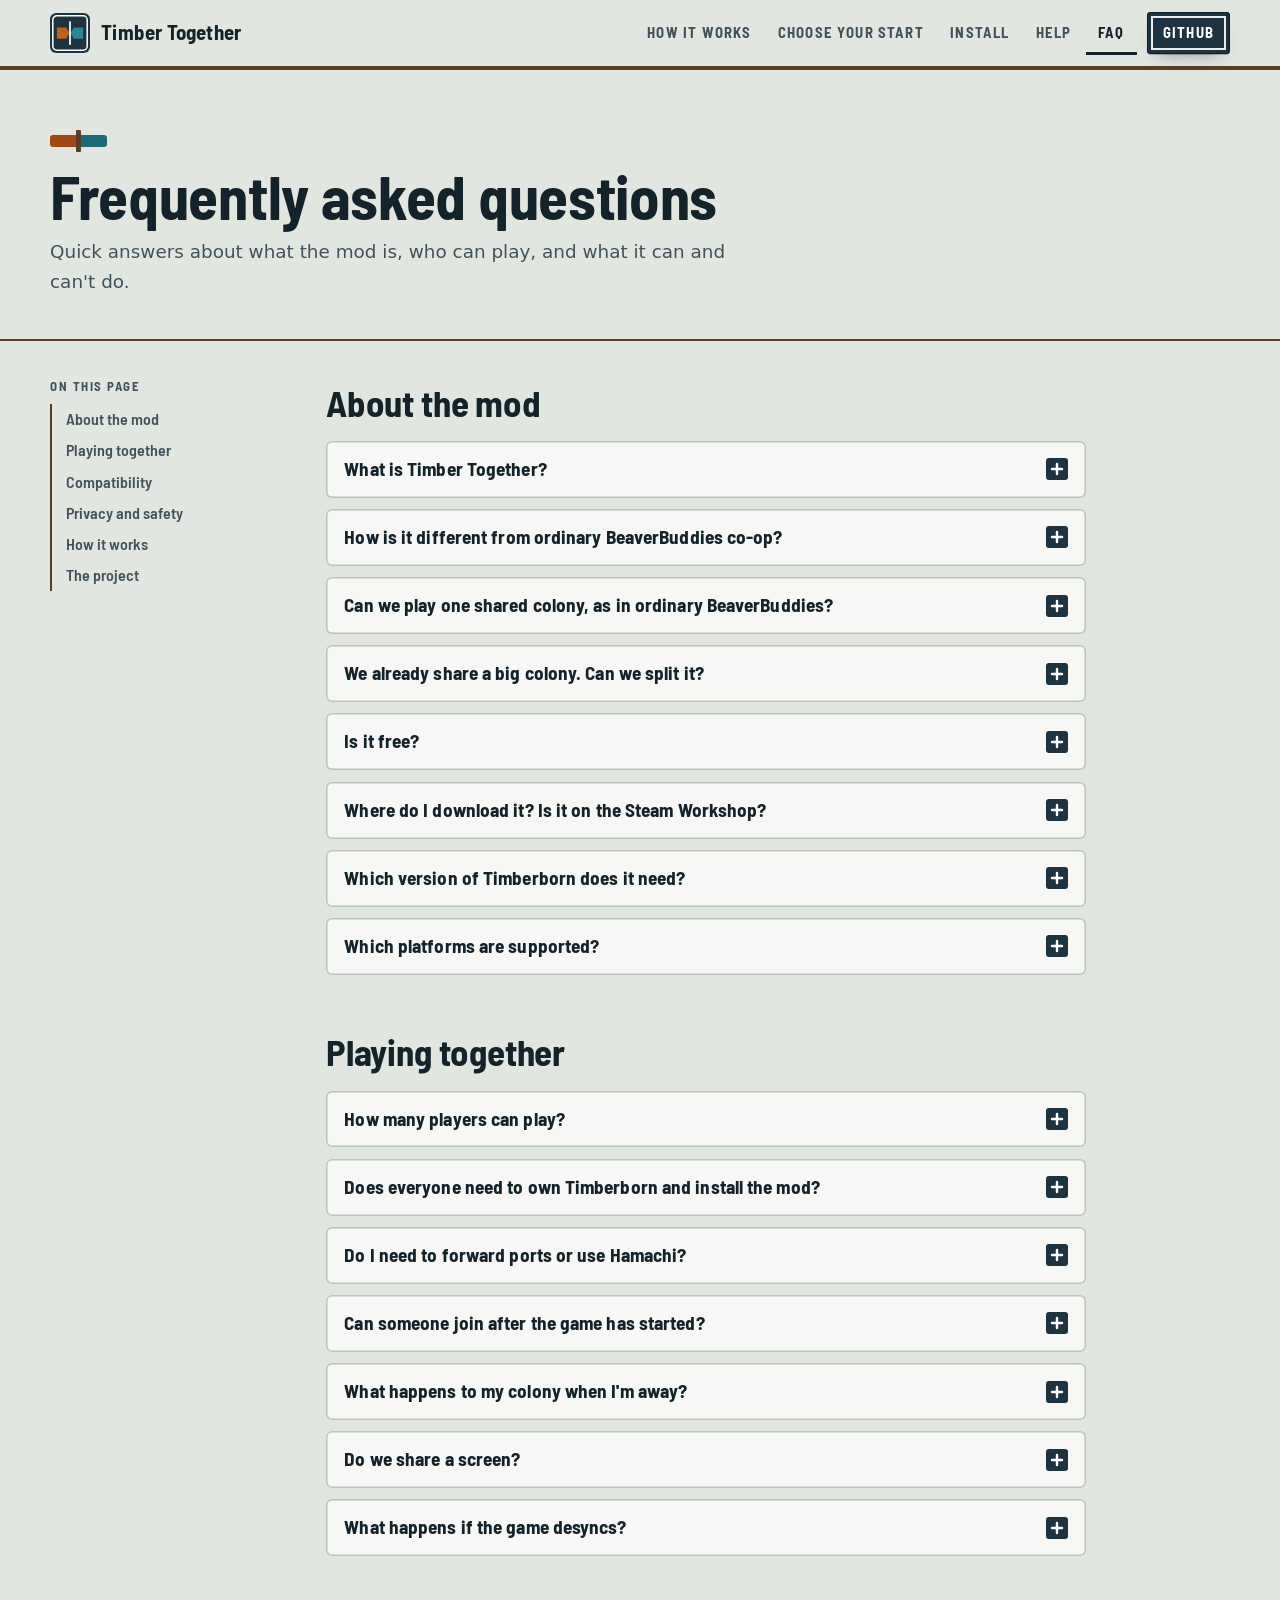
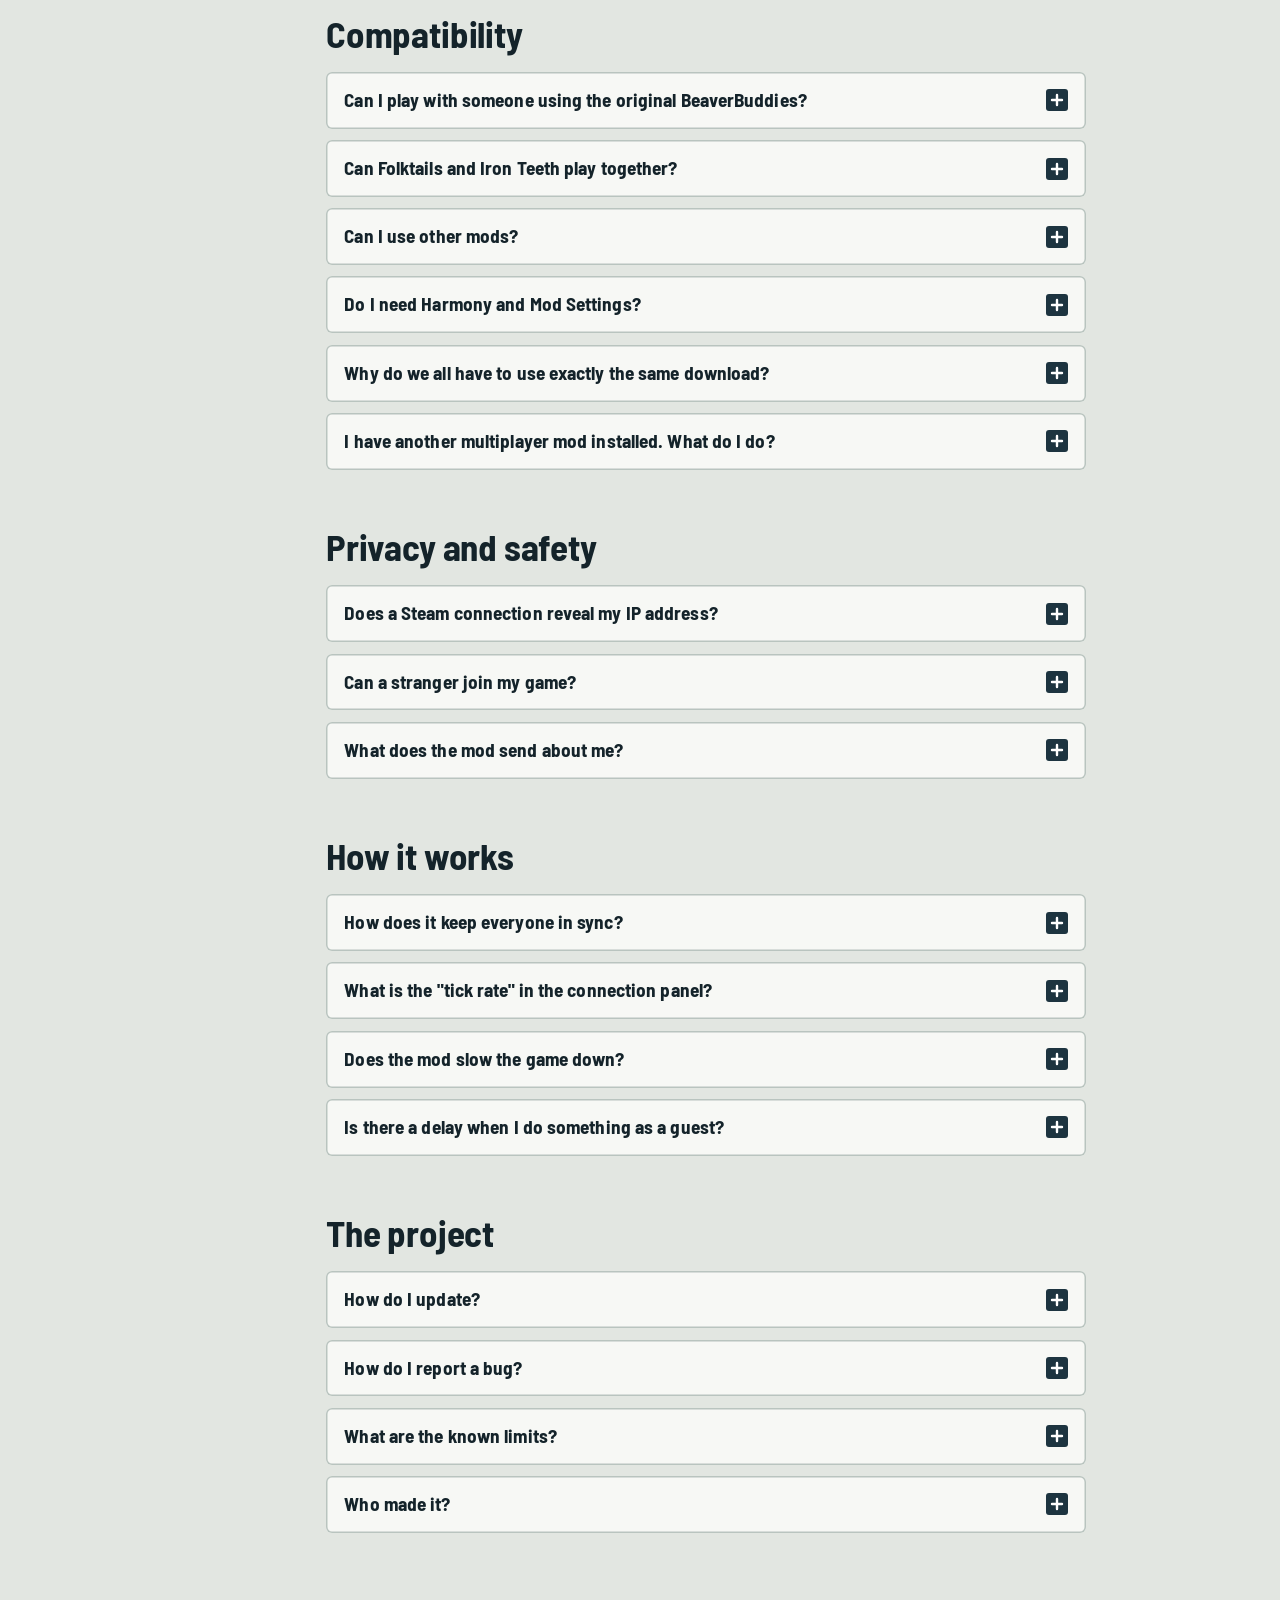
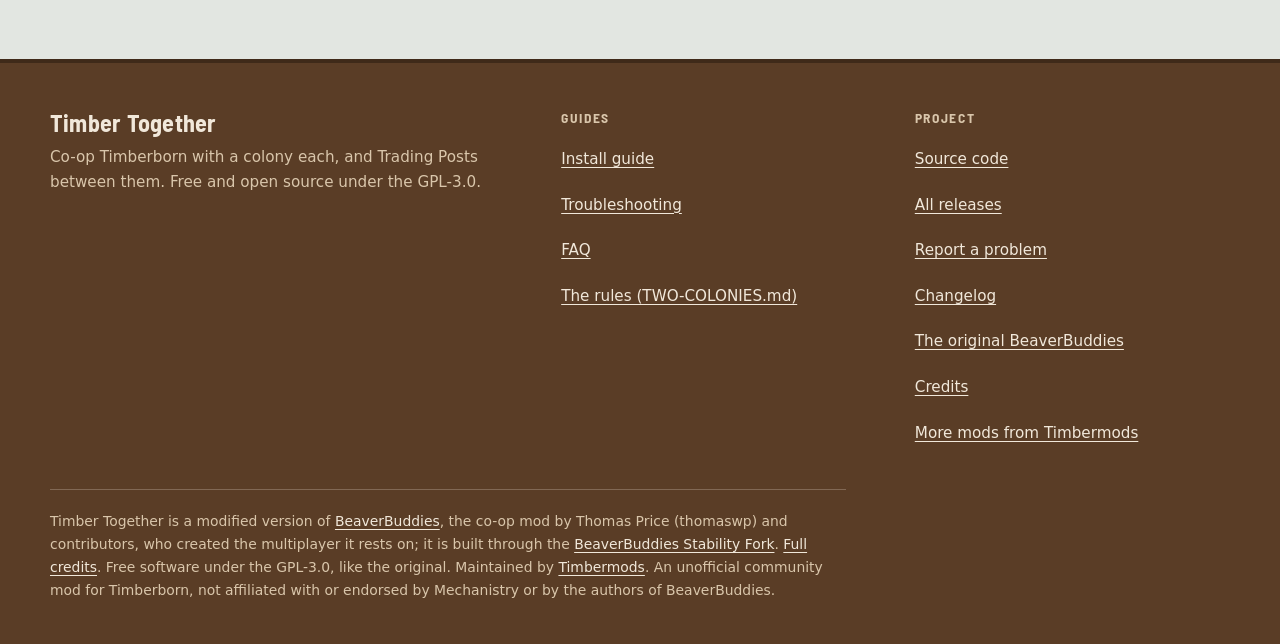
<file: docs/faq.html>
<!doctype html>
<html lang="en">
<head>
  <meta charset="utf-8">
  <meta name="viewport" content="width=device-width, initial-scale=1">
  <title>FAQ: Timber Together</title>
  <meta name="description" content="Answers about Timber Together: what it is, how it differs from ordinary BeaverBuddies co-op, who can play, compatibility with other mods, privacy, and known limits.">
  <meta name="theme-color" content="#1d3440">
  <link rel="icon" href="assets/favicon.svg" type="image/svg+xml">
  <link rel="preload" href="assets/fonts/barlow-semi-condensed-latin-700.woff2" as="font" type="font/woff2" crossorigin>
  <link rel="stylesheet" href="assets/style.css">
</head>
<body>
<a class="skip plate" href="#main">Skip to content</a>

<header class="site-header">
  <div class="wrap header-inner">
    <a class="brand" href="index.html" aria-label="Timber Together, home">
      <img class="brand-mark" src="assets/favicon.svg" alt="" width="40" height="40">
      <span class="brand-name">Timber Together</span>
    </a>
    <nav class="nav" aria-label="Main">
      <a href="index.html#how">How it works</a>
      <a href="index.html#start">Choose your start</a>
      <a href="install.html">Install</a>
      <a href="troubleshooting.html">Help</a>
      <a href="faq.html" aria-current="page">FAQ</a>
      <a class="btn" href="https://github.com/timbermods/TimberTogether">GitHub</a>
    </nav>
    <details class="menu">
      <summary><svg viewBox="0 0 20 20" aria-hidden="true"><path d="M3 5h14M3 10h14M3 15h14" stroke="currentColor" stroke-width="2.2" stroke-linecap="round"/></svg>Menu</summary>
      <nav class="menu-panel plate" aria-label="Main menu">
        <a href="index.html">Home</a>
        <a href="index.html#start">Choose your start</a>
        <a href="install.html">Install</a>
        <a href="troubleshooting.html">Troubleshooting</a>
        <a href="faq.html" aria-current="page">FAQ</a>
        <a href="https://github.com/timbermods/TimberTogether">GitHub</a>
      </nav>
    </details>
  </div>
</header>

<main id="main">
<div class="page-head">
  <div class="wrap">
    <div class="marker" aria-hidden="true"><i></i><b></b><i></i></div>
    <h1>Frequently asked questions</h1>
    <p>Quick answers about what the mod is, who can play, and what it can and can't do.</p>
  </div>
</div>

<div class="wrap doc">
  <nav class="toc" aria-label="On this page">
    <h2>On this page</h2>
    <ul>
      <li><a href="#general">About the mod</a></li>
      <li><a href="#playing">Playing together</a></li>
      <li><a href="#compat">Compatibility</a></li>
      <li><a href="#privacy">Privacy and safety</a></li>
      <li><a href="#technical">How it works</a></li>
      <li><a href="#project">The project</a></li>
    </ul>
  </nav>

  <div class="prose">

    <section id="general">
      <h2>About the mod</h2>

      <details class="q">
        <summary>What is Timber Together?</summary>
        <div class="answer">
          <p>A co-op mod for Timberborn where each player runs <b>their own colony</b> on one shared map: their own districts, beavers, stock, working hours and science. The colonies' roads meet only at Trading Posts, where they barter. It's built on <a href="https://github.com/thomaswp/BeaverBuddies">BeaverBuddies</a> by thomaswp and contributors, through the BeaverBuddies Stability Fork, and still plays ordinary shared-colony co-op too. It's in beta.</p>
        </div>
      </details>

      <details class="q" id="different">
        <summary>How is it different from ordinary BeaverBuddies co-op?</summary>
        <div class="answer">
          <ul>
            <li><b>A colony each</b>, next door on the same map, trading at Trading Posts. Ordinary BeaverBuddies puts everyone in one colony.</li>
            <li><b>A Co-op Game room</b>: everyone joins and readies up, then the game loads for all at once.</li>
            <li><b>Steam friend invites</b> with no port forwarding.</li>
            <li>A <b>connection panel</b> with players, ping, sync, chat and a speed boost, and your friends' <b>cursors</b> on your screen.</li>
            <li><b>Fixes</b> for desyncs and crashes, and clear messages when a join or an action fails.</li>
          </ul>
        </div>
      </details>

      <details class="q">
        <summary>Can we play one shared colony, as in ordinary BeaverBuddies?</summary>
        <div class="answer">
          <p>Yes. Untick <b>Separate colonies</b> on the New Game page and everyone builds one colony together; a shared save (including a Stability Fork save) stays shared. None of the colony rules apply then. Every player still needs Timber Together: it can't join Stability Fork games, or the other way round.</p>
        </div>
      </details>

      <details class="q" id="split">
        <summary>We already share a big colony. Can we split it?</summary>
        <div class="answer">
          <p>Yes, two ways. Neither can be undone, so keep a copy of the save first. Either way the shared colony stays whole as the host's, and each friend starts fresh with a new district center, starting beavers, food and water.</p>
          <ul>
            <li><b>When you host it:</b> <b>Load game</b> &rarr; pick the save &rarr; <b>Host co-op game</b>, and tick <b>Separate colonies</b> in its room. With <b>Separate science and unlocks</b> also ticked, each colony earns its own science from then on.</li>
            <li><b>Later, in the game:</b> a friend (not the host) chooses Esc &rarr; <b>Found your own colony</b> and places their district center. Every colony keeps the unlocks made so far, and each earns its own science from then on.</li>
          </ul>
          <p>Neither has been played yet.</p>
        </div>
      </details>

      <details class="q">
        <summary>Is it free?</summary>
        <div class="answer">
          <p>Yes: free and open source under the GNU General Public License v3.0, like the original.</p>
        </div>
      </details>

      <details class="q">
        <summary>Where do I download it? Is it on the Steam Workshop?</summary>
        <div class="answer">
          <p>From <a href="https://github.com/timbermods/TimberTogether/releases">GitHub Releases</a>. It isn't on the Steam Workshop or mod.io yet; the BeaverBuddies pages there are the original mod's.</p>
        </div>
      </details>

      <details class="q">
        <summary>Which version of Timberborn does it need?</summary>
        <div class="answer">
          <p>Timberborn <b>1.1.2.4</b>, the same version for every player. If a Timberborn update changes something the mod corrects for co-op, co-op stops at load with a message (single player carries on) until Timber Together is updated.</p>
        </div>
      </details>

      <details class="q">
        <summary>Which platforms are supported?</summary>
        <div class="answer">
          <p>It's tested on <b>Windows with the Steam version</b>. Steam invites need the Steam version. Other stores, macOS and Linux haven't been tested.</p>
        </div>
      </details>
    </section>

    <section id="playing">
      <h2>Playing together</h2>

      <details class="q">
        <summary>How many players can play?</summary>
        <div class="answer">
          <p>Up to <b>four colonies</b>; a fifth player or more helps run the host's colony. Most real play so far has been with two.</p>
        </div>
      </details>

      <details class="q">
        <summary>Does everyone need to own Timberborn and install the mod?</summary>
        <div class="answer">
          <p>Yes: their own copy of the game and the same mod download. Only the host needs the save; guests get a copy when they join, kept with their saves as <b>Online Games</b>.</p>
        </div>
      </details>

      <details class="q">
        <summary>Do I need to forward ports or use Hamachi?</summary>
        <div class="answer">
          <p>Not with a <b>Steam invite</b>. For a direct IP connection, forward port 25565 to the host, or use a virtual LAN such as Hamachi.</p>
        </div>
      </details>

      <details class="q">
        <summary>Can someone join after the game has started?</summary>
        <div class="answer">
          <p>No: the room closes at <b>Start game</b>. To let someone in, the host chooses Esc &rarr; <b>Save and rehost</b>; everyone, newcomer included, meets in the room again, and <b>Start game</b> carries on.</p>
        </div>
      </details>

      <details class="q" id="away">
        <summary>What happens to my colony when I'm away?</summary>
        <div class="answer">
          <p>It's kept for you. To keep it running, press <kbd>Ctrl</kbd>+<kbd>T</kbd> &rarr; <b>Let &hellip; look after it</b>: your friend presses <b>Run this colony</b> to play it, and <b>Back to your colony</b> when done. <b>Take it back</b> any time.</p>
          <p>A colony changes hands only if it has no beavers or bots left for a whole day, if the host hands it over, or if the host has set <b>Hand over a colony after its player is away (days)</b> (0, never, by default). Its player can then found a new colony with <kbd>Ctrl</kbd>+<kbd>K</kbd>. Not played yet.</p>
        </div>
      </details>

      <details class="q">
        <summary>Do we share a screen?</summary>
        <div class="answer">
          <p>No. Each player has their own camera and interface, showing their own colony's goods, population and science. You see each other's cursors anywhere on the map, and can ping it.</p>
        </div>
      </details>

      <details class="q">
        <summary>What happens if the game desyncs?</summary>
        <div class="answer">
          <p>The game tells you. The host chooses <b>Save and rehost</b> and guests choose <b>Reconnect (wait for rehost)</b>; everyone meets in the room and carries on. In a separate-colonies game the colonies are checked against the host's as you play, so a difference stops the game the moment it happens. Keep backups, and see <a href="troubleshooting.html#desync">Troubleshooting</a>.</p>
        </div>
      </details>
    </section>

    <section id="compat">
      <h2>Compatibility</h2>

      <details class="q">
        <summary>Can I play with someone using the original BeaverBuddies?</summary>
        <div class="answer">
          <p>No. Every player needs the same build of Timber Together. And only one multiplayer mod can be enabled at a time: if another is, the main menu names it.</p>
        </div>
      </details>

      <details class="q">
        <summary>Can Folktails and Iron Teeth play together?</summary>
        <div class="answer">
          <p>Yes, though it hasn't been played yet. The host ticks <b>Mixed factions</b> on the New Game page (every faction must be unlocked on their computer), and each player picks a faction in the room. Each colony gets its faction's buildings, beavers and bots; between factions, Trading Posts carry the goods both use, and science, but not beavers. A mixed save needs Timber Together to load both factions. More in <a href="https://github.com/timbermods/TimberTogether/blob/main/TWO-COLONIES.md#mixed-factions">TWO-COLONIES.md</a>.</p>
        </div>
      </details>

      <details class="q">
        <summary>Can I use other mods?</summary>
        <div class="answer">
          <p>Yes, if every player has the same mods at the same versions, with the same settings. You get a warning when the lists differ. Interface-only mods are usually harmless; a mod that changes the simulation will make the games drift apart. A guest missing a mod the host uses (MixedStorage, for example) leaves the game with a message naming it. See <a href="troubleshooting.html#mods-differ">Troubleshooting</a>.</p>
        </div>
      </details>

      <details class="q">
        <summary>Do I need Harmony and Mod Settings?</summary>
        <div class="answer">
          <p>Yes, both. Links are in the <a href="install.html#requirements">install guide</a>.</p>
        </div>
      </details>

      <details class="q">
        <summary>Why do we all have to use exactly the same download?</summary>
        <div class="answer">
          <p>The game must play out identically on every computer, and even a rebuilt copy of the same version can differ. So a join compares the game version and the mod's files, and refuses any difference. <a href="install.html#compare">Compare with your host</a> first.</p>
        </div>
      </details>

      <details class="q">
        <summary>I have another multiplayer mod installed. What do I do?</summary>
        <div class="answer">
          <p>Keep only Timber Together. Unsubscribe from the Workshop BeaverBuddies, and delete any other multiplayer mod's folder from <code>Documents\Timberborn\Mods</code> (the Stability Fork, or an older copy of this mod).</p>
        </div>
      </details>
    </section>

    <section id="privacy">
      <h2>Privacy and safety</h2>

      <details class="q">
        <summary>Does a Steam connection reveal my IP address?</summary>
        <div class="answer">
          <p>No. Steam connects players directly when it can, and relays through its network otherwise; either way Valve keeps IP addresses hidden. With a <b>direct IP</b> connection, the players you give it to know the host's address.</p>
        </div>
      </details>

      <details class="q">
        <summary>Can a stranger join my game?</summary>
        <div class="answer">
          <p>Not over Steam: the host's lobby is friends-only, and each Steam guest is identified by Steam.</p>
          <p>Direct IP is different. Whenever you host, the direct IP port (25565) is open until the game starts, even if you only invite over Steam. Anyone who can reach it can join, unverified, and could claim another player's colony. Forward that port, or let it through your firewall, only while you play by IP with people you trust.</p>
        </div>
      </details>

      <details class="q">
        <summary>What does the mod send about me?</summary>
        <div class="answer">
          <p>Other players receive your game actions and, if <b>Player activity indicators</b> is on, your cursor, selection, recent edits, and the name and color you chose. Nothing is uploaded anywhere: diagnostics and logs stay on your computer until you send them.</p>
        </div>
      </details>
    </section>

    <section id="technical">
      <h2>How it works</h2>

      <details class="q">
        <summary>How does it keep everyone in sync?</summary>
        <div class="answer">
          <p>Everyone starts from the same save, and every action goes through the host, which decides the tick it happens on and sends it to everyone. The game is deterministic, so the same save and the same actions on the same ticks play out the same everywhere. The <a href="https://github.com/thomaswp/BeaverBuddies/wiki/How-does-it-work%3F">original project's wiki</a> goes deeper.</p>
        </div>
      </details>

      <details class="q">
        <summary>What is the "tick rate" in the connection panel?</summary>
        <div class="answer">
          <p>How many simulation ticks per second the game runs, averaged over a few seconds: about 1.7 at normal speed, about 11.7 at the fastest button, 0 when paused.</p>
          <p>To go faster, use the <b>speed boost</b> at the top of the chat: <b>+</b> adds to the speed everyone picked (the fastest button with +0.5 runs at 7.5x, up to 30x). The slowest computer still sets the real pace.</p>
        </div>
      </details>

      <details class="q">
        <summary>Does the mod slow the game down?</summary>
        <div class="answer">
          <p>Barely, in normal play. More colonies mean more to simulate, so prefer a smaller map; the host can ease off for a slow guest from the connection panel. Leave <b>Always use detailed logging</b> off unless you're hunting a desync: it's costly.</p>
        </div>
      </details>

      <details class="q">
        <summary>Is there a delay when I do something as a guest?</summary>
        <div class="answer">
          <p>A short one. Your action goes to the host, which schedules it and sends it back, so it appears a moment after you click. While it travels, the tiles you placed or marked are tinted.</p>
        </div>
      </details>
    </section>

    <section id="project">
      <h2>The project</h2>

      <details class="q">
        <summary>How do I update?</summary>
        <div class="answer">
          <p>Download the new zip, close the game, and replace the <code>TimberTogether</code> folder. Everyone updates together.</p>
        </div>
      </details>

      <details class="q">
        <summary>How do I report a bug?</summary>
        <div class="answer">
          <p>Open an <a href="https://github.com/timbermods/TimberTogether/issues">issue</a> with every player's <code>Player.log</code> and newest report from <code>TimberTogether-Reports</code>. <a href="troubleshooting.html#logs">Collecting logs</a> shows where they are.</p>
        </div>
      </details>

      <details class="q">
        <summary>What are the known limits?</summary>
        <div class="answer">
          <ul>
            <li>Everyone needs the exact same build; other mods and their settings should match too.</li>
            <li>Nobody can join after <b>Start game</b>; the host uses <b>Save and rehost</b>.</li>
            <li>Desyncs can still happen; in a separate-colonies game they're caught the moment they do.</li>
            <li>Up to four colonies. Tested on Windows with the Steam version only.</li>
            <li>Much of the text this mod adds is English only.</li>
            <li>The game ends only when every beaver on the map is gone.</li>
            <li>The full list is in <a href="https://github.com/timbermods/TimberTogether/blob/main/TWO-COLONIES.md#known-limits">TWO-COLONIES.md</a>.</li>
          </ul>
        </div>
      </details>

      <details class="q">
        <summary>Who made it?</summary>
        <div class="answer">
          <p>Timber Together is a modified version of <a href="https://github.com/thomaswp/BeaverBuddies">BeaverBuddies</a>, created by Thomas Price (thomaswp) with contributions from Robin, Slide, Phil Lehmkuhl, SamuZad, Joe Stead, Zibo Ye, Dasker and Tarensaror. The multiplayer design and most of the code are theirs: keeping every player's game in step, the Steam and direct connections, the chat, cursors and pings. The <a href="https://github.com/timbermods/BeaverBuddies-Stability-Fork">Stability Fork</a> and Timber Together's colonies and Trading Posts are maintained by <a href="https://github.com/timbermods">Timbermods</a>; <a href="https://github.com/timbermods/TimberTogether/blob/main/CREDITS.md">CREDITS.md</a> has the details. It's an unofficial community mod for Timberborn, not affiliated with or endorsed by Mechanistry.</p>
        </div>
      </details>
    </section>

  </div>
</div>
</main>

<footer class="site-footer">
  <div class="wrap">
    <div class="footer-grid">
      <div>
        <span class="brand-name">Timber Together</span>
        <p>Co-op Timberborn with a colony each, and Trading Posts between them. Free and open source under the GPL-3.0.</p>
      </div>
      <div>
        <h2>Guides</h2>
        <ul>
          <li><a href="install.html">Install guide</a></li>
          <li><a href="troubleshooting.html">Troubleshooting</a></li>
          <li><a href="faq.html">FAQ</a></li>
          <li><a href="https://github.com/timbermods/TimberTogether/blob/main/TWO-COLONIES.md">The rules (TWO-COLONIES.md)</a></li>
        </ul>
      </div>
      <div>
        <h2>Project</h2>
        <ul>
          <li><a href="https://github.com/timbermods/TimberTogether">Source code</a></li>
          <li><a href="https://github.com/timbermods/TimberTogether/releases">All releases</a></li>
          <li><a href="https://github.com/timbermods/TimberTogether/issues">Report a problem</a></li>
          <li><a href="https://github.com/timbermods/TimberTogether/blob/main/STABILITY-CHANGELOG.md">Changelog</a></li>
          <li><a href="https://github.com/thomaswp/BeaverBuddies">The original BeaverBuddies</a></li>
          <li><a href="https://github.com/timbermods/TimberTogether/blob/main/CREDITS.md">Credits</a></li>
          <li><a href="https://timbermods.github.io/">More mods from Timbermods</a></li>
        </ul>
      </div>
    </div>
    <p class="fineprint">Timber Together is a modified version of <a href="https://github.com/thomaswp/BeaverBuddies">BeaverBuddies</a>, the co-op mod by Thomas Price (thomaswp) and contributors, who created the multiplayer it rests on; it is built through the <a href="https://github.com/timbermods/BeaverBuddies-Stability-Fork">BeaverBuddies Stability Fork</a>. <a href="https://github.com/timbermods/TimberTogether/blob/main/CREDITS.md">Full credits</a>. Free software under the GPL-3.0, like the original. Maintained by <a href="https://github.com/timbermods">Timbermods</a>. An unofficial community mod for Timberborn, not affiliated with or endorsed by Mechanistry or by the authors of BeaverBuddies.</p>
  </div>
</footer>
<script src="assets/site.js" defer></script>
<script src="assets/release.js" defer data-repo="timbermods/TimberTogether" data-asset="^TimberTogether-.+\.zip$"></script>
</body>
</html>
</file>
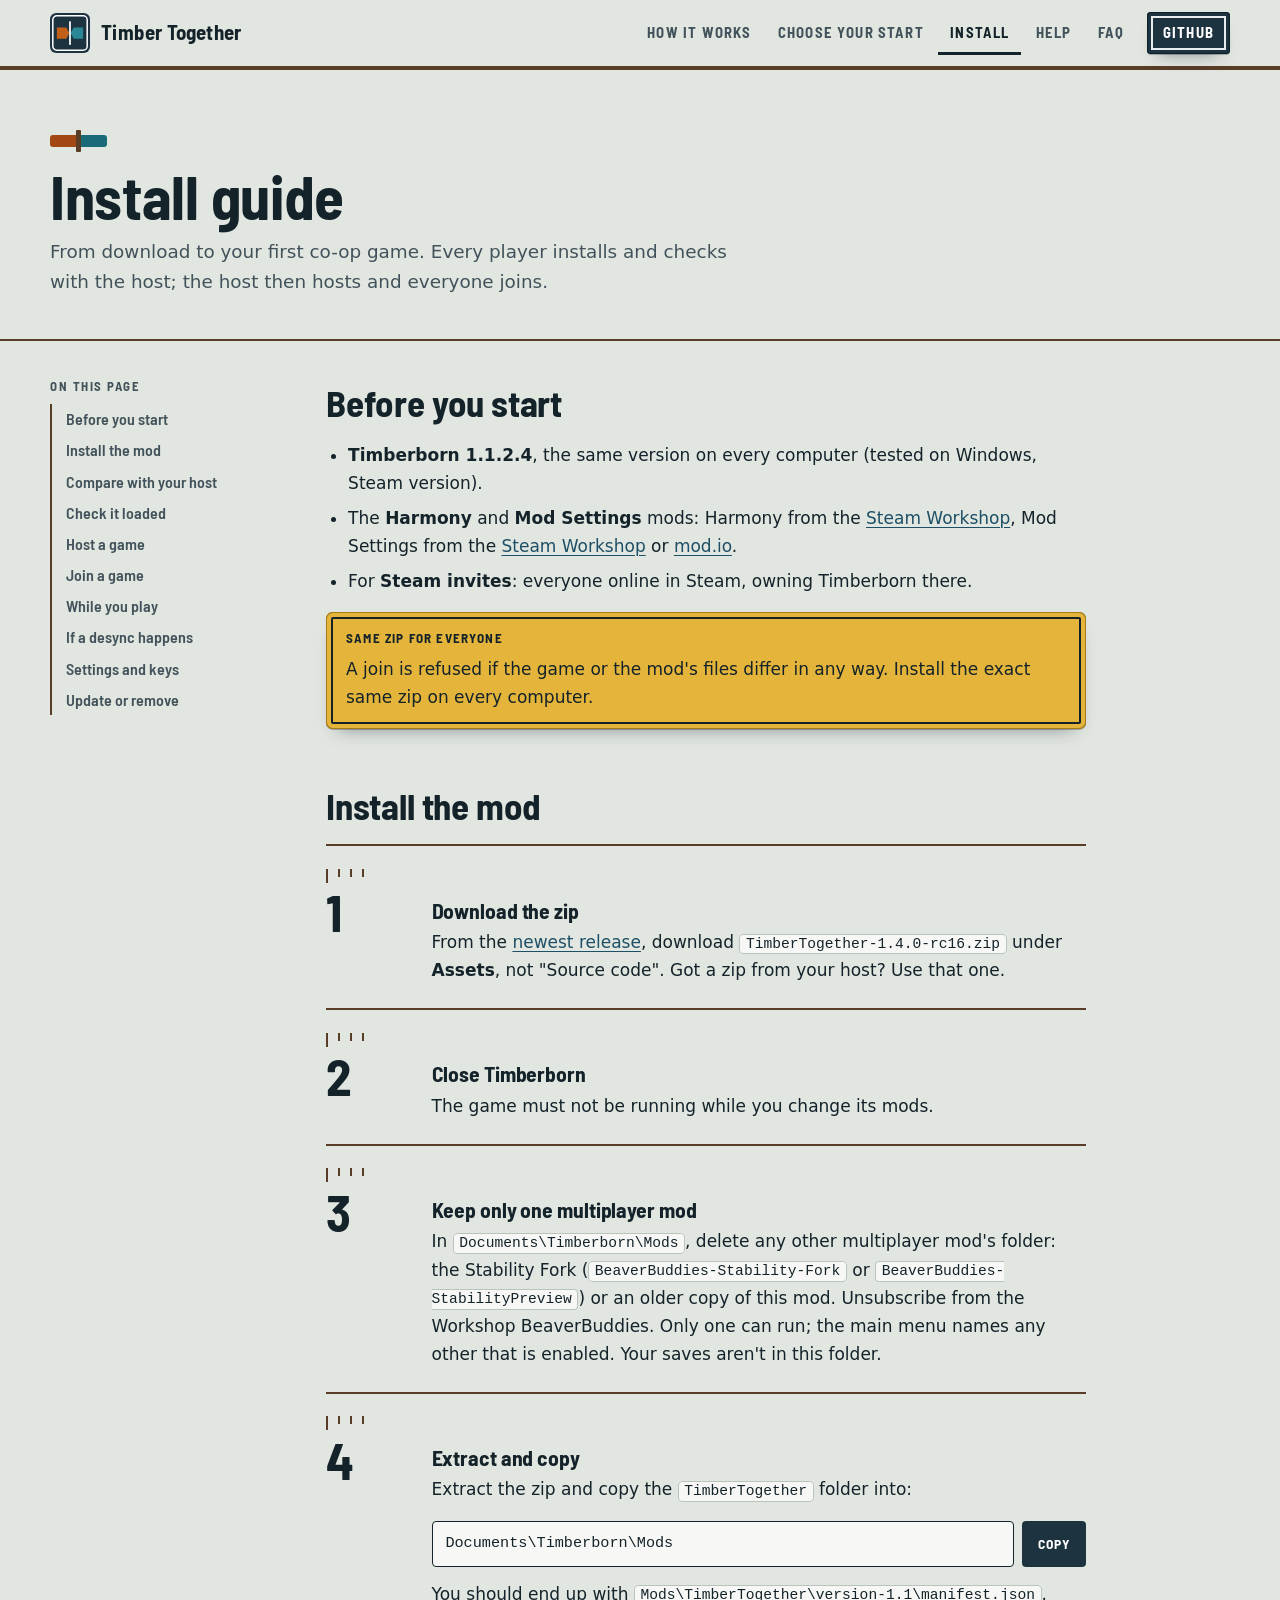
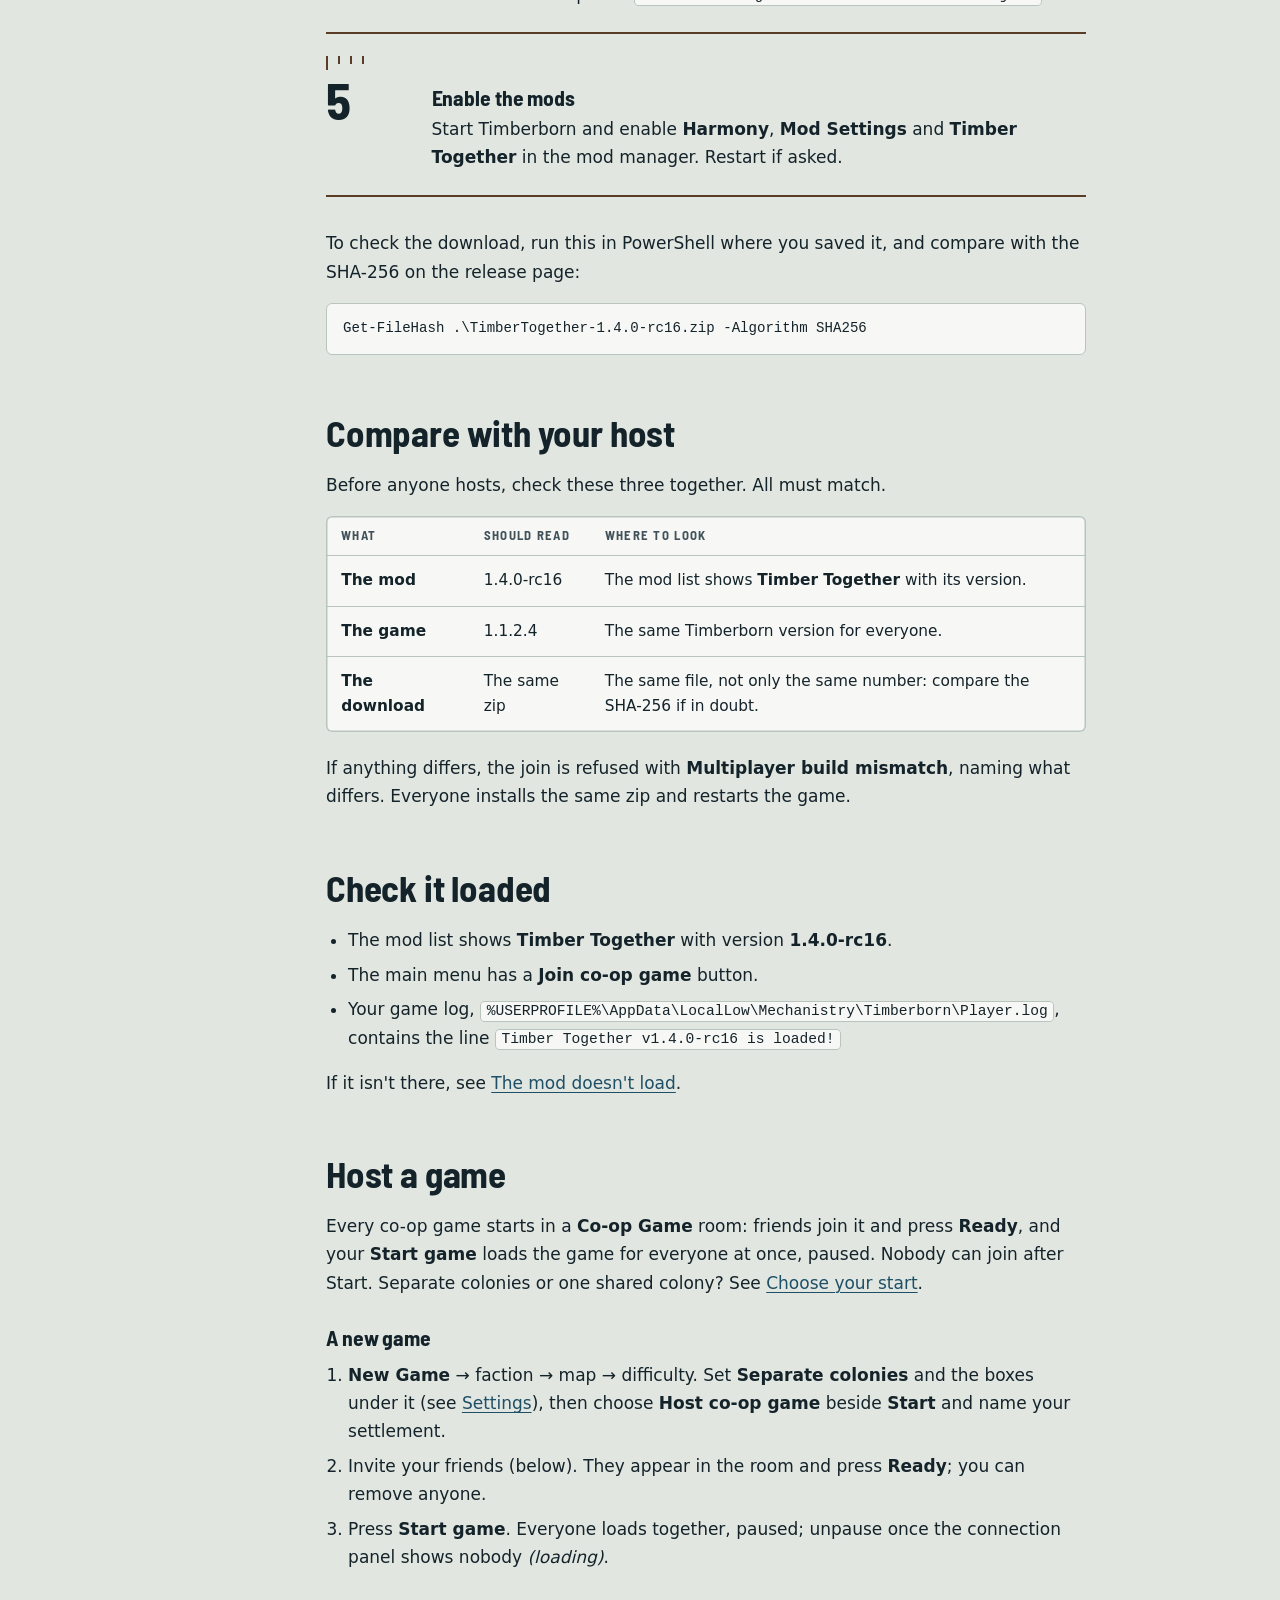
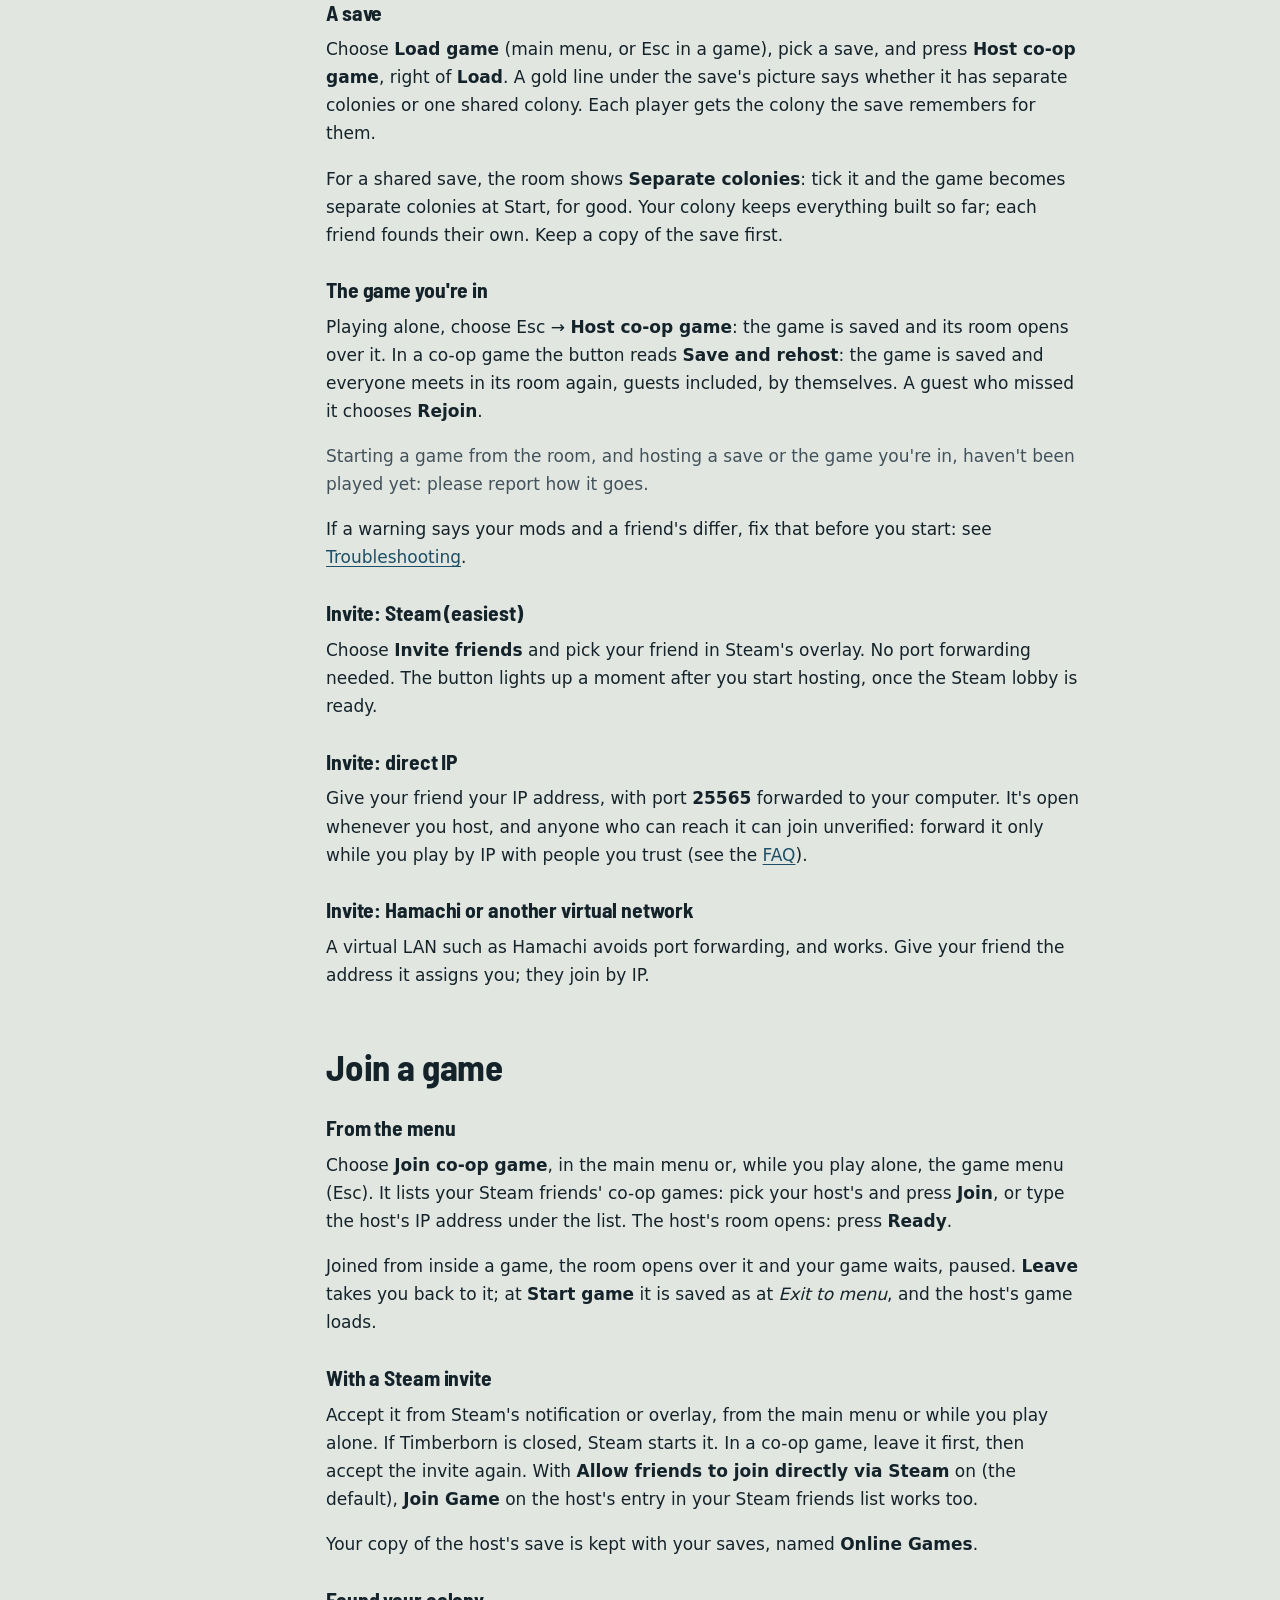
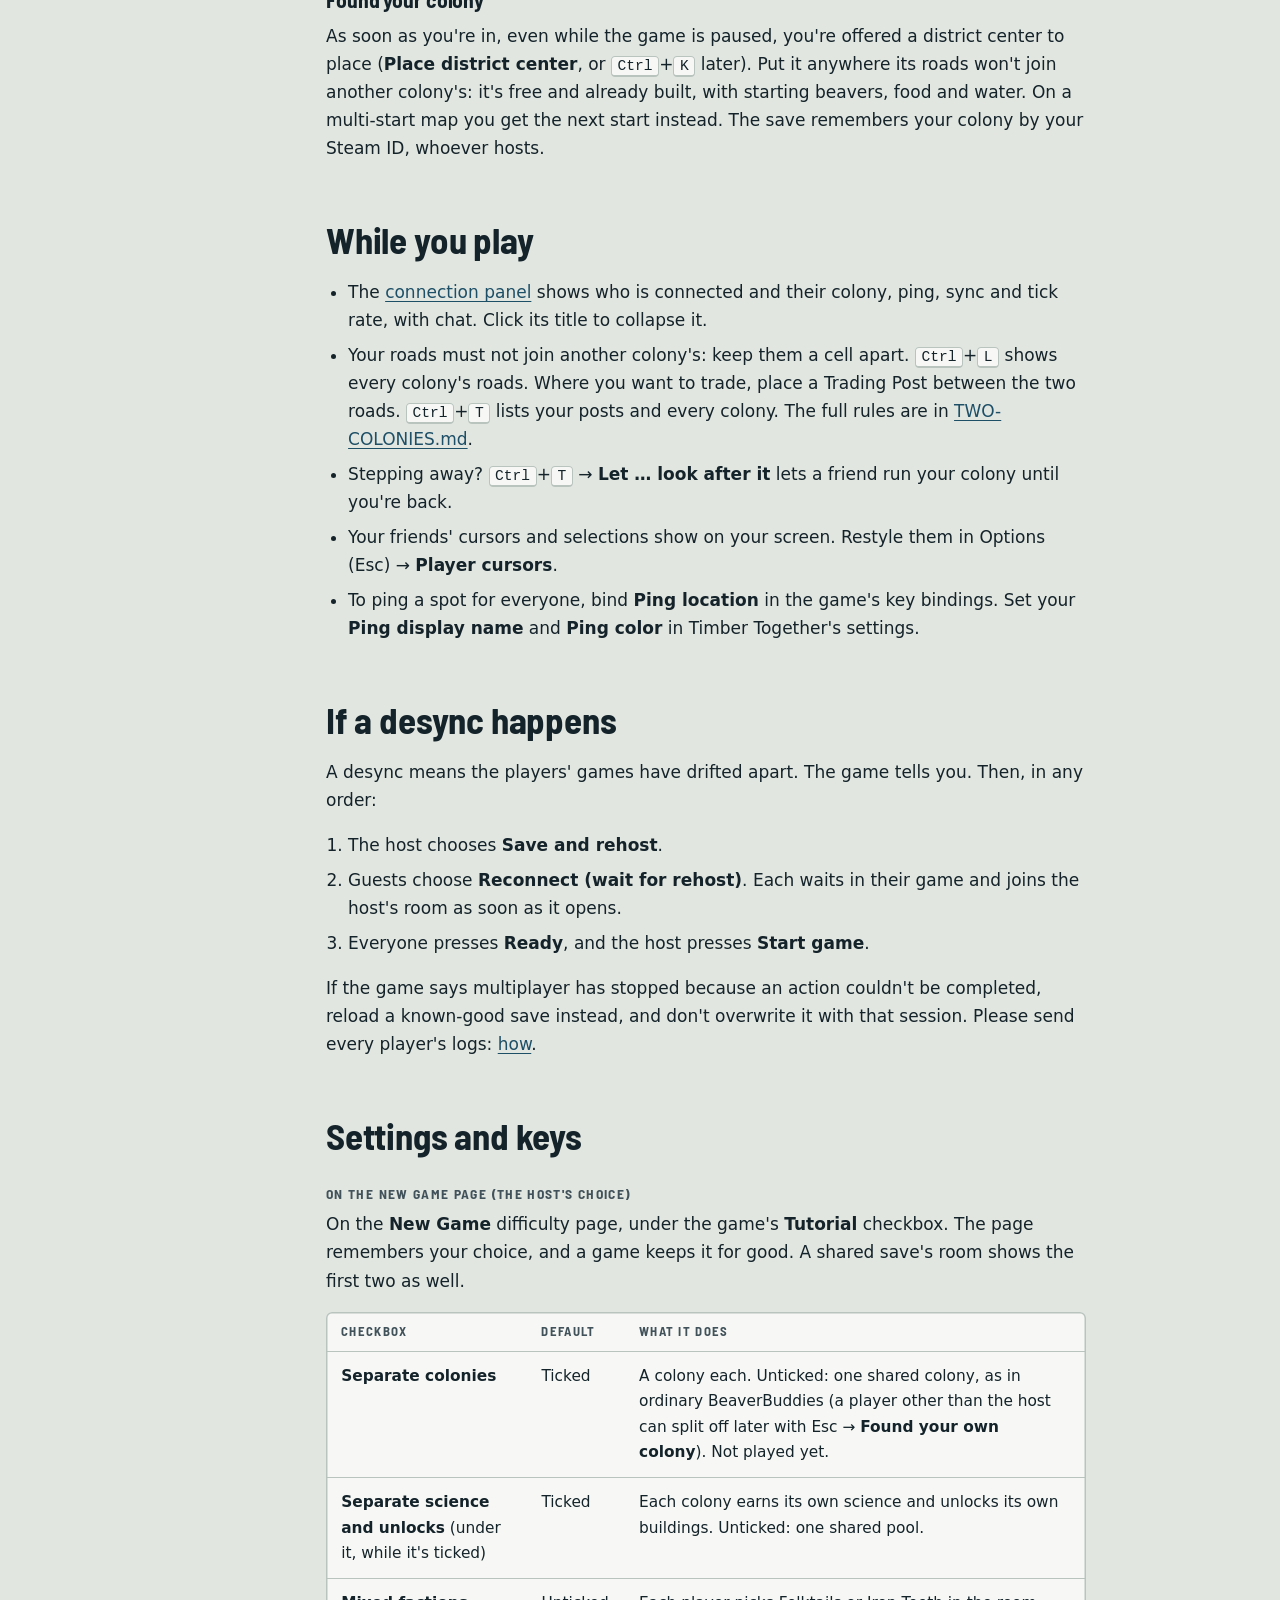
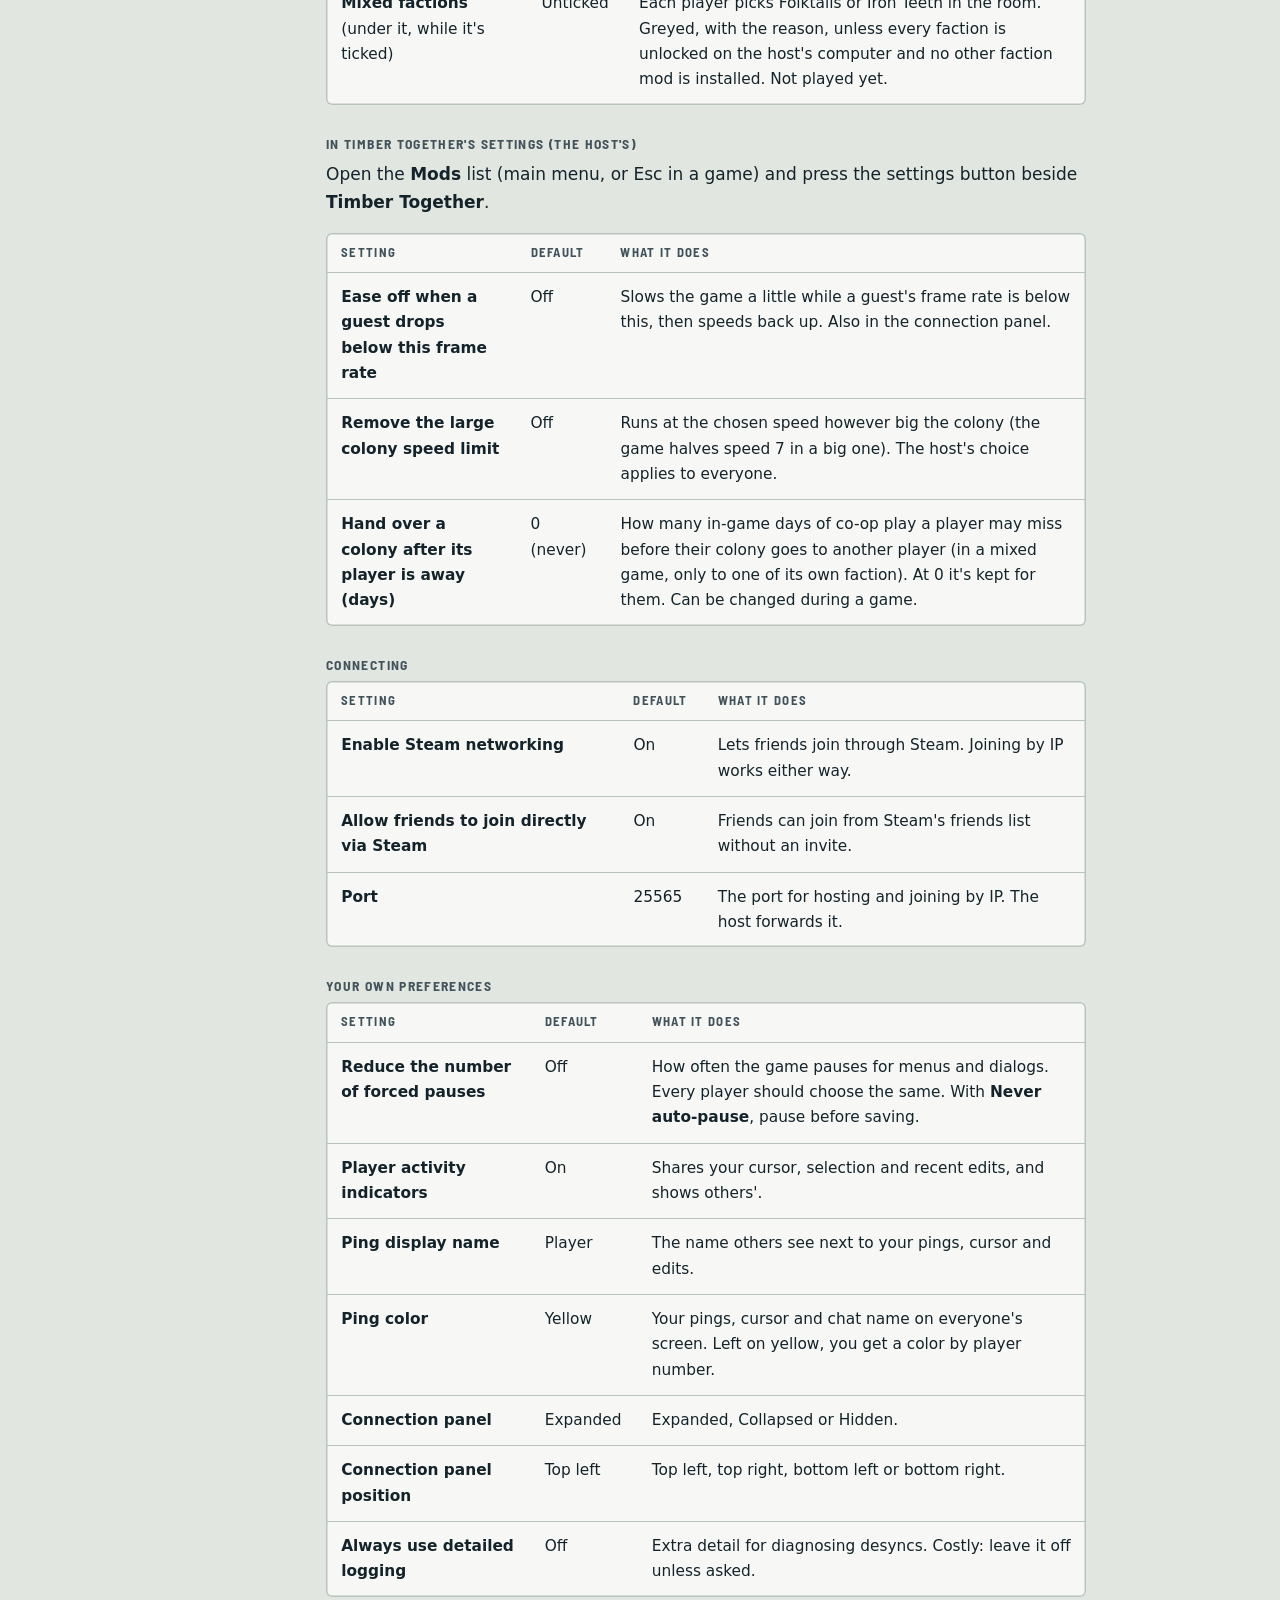
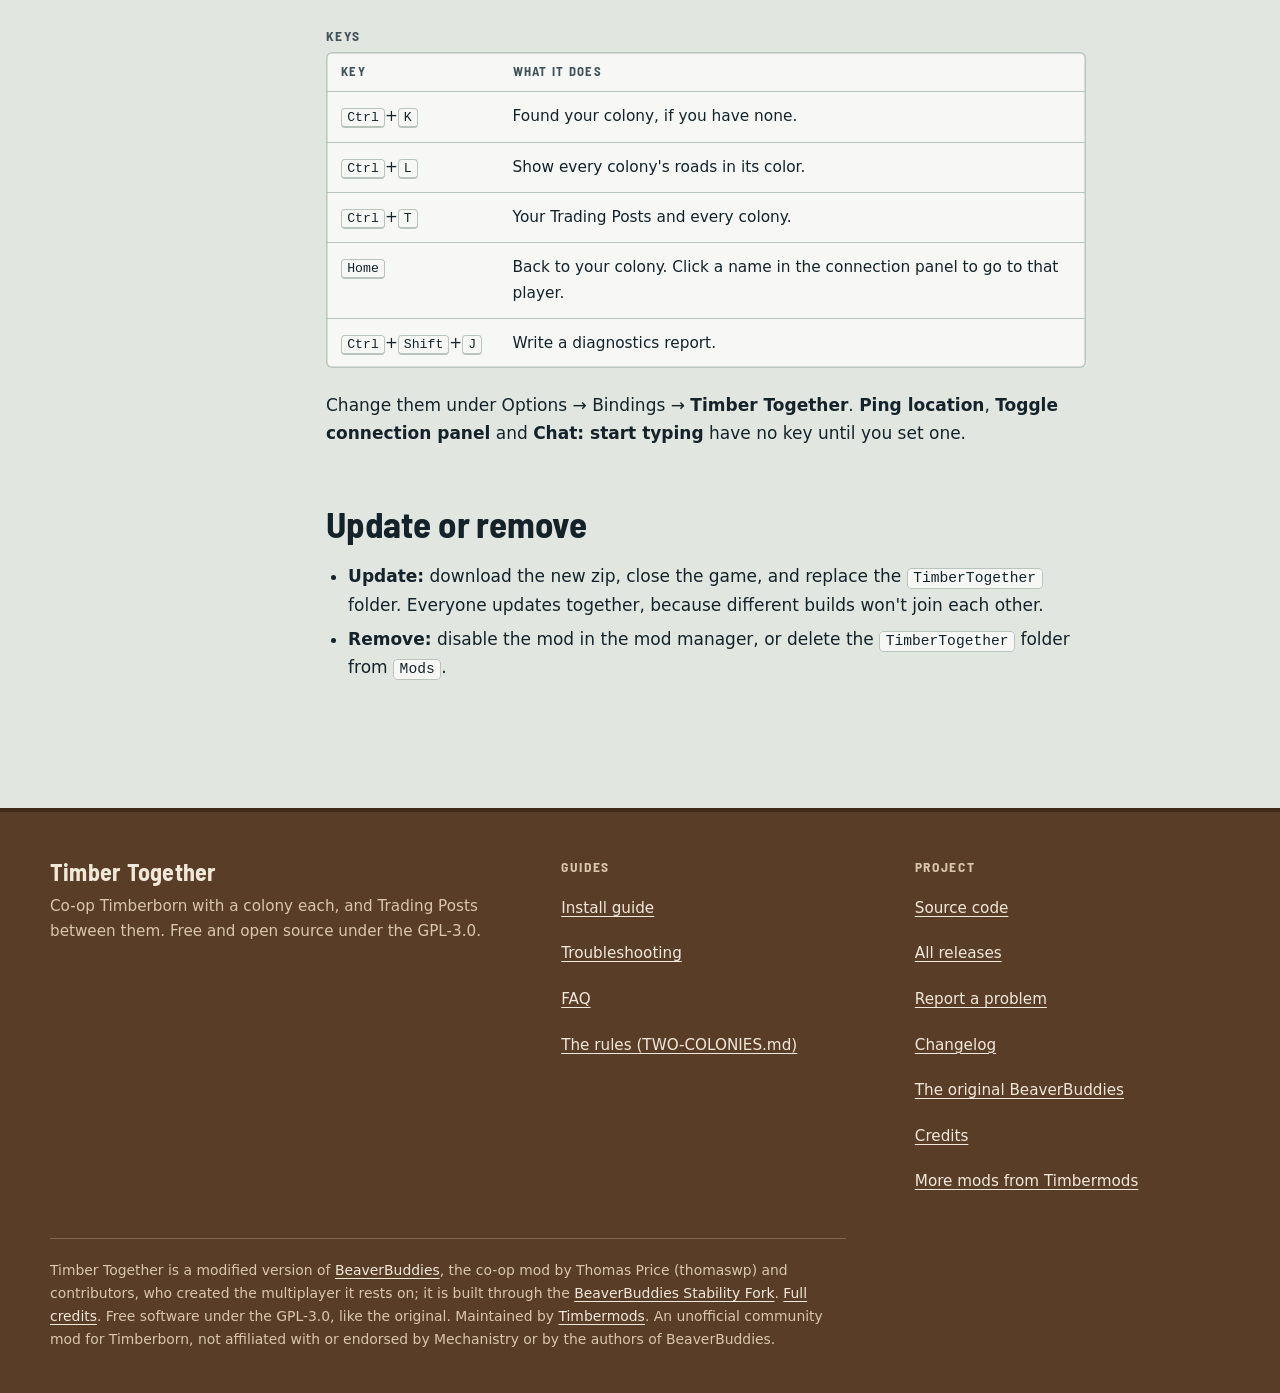
<file: docs/install.html>
<!doctype html>
<html lang="en">
<head>
  <meta charset="utf-8">
  <meta name="viewport" content="width=device-width, initial-scale=1">
  <title>Install guide: Timber Together</title>
  <meta name="description" content="How to install Timber Together for Timberborn, make sure you and your friends are on the same build, host or join a co-op game, and what each setting does.">
  <meta name="theme-color" content="#1d3440">
  <link rel="icon" href="assets/favicon.svg" type="image/svg+xml">
  <link rel="preload" href="assets/fonts/barlow-semi-condensed-latin-700.woff2" as="font" type="font/woff2" crossorigin>
  <link rel="stylesheet" href="assets/style.css">
</head>
<body>
<a class="skip plate" href="#main">Skip to content</a>

<header class="site-header">
  <div class="wrap header-inner">
    <a class="brand" href="index.html" aria-label="Timber Together, home">
      <img class="brand-mark" src="assets/favicon.svg" alt="" width="40" height="40">
      <span class="brand-name">Timber Together</span>
    </a>
    <nav class="nav" aria-label="Main">
      <a href="index.html#how">How it works</a>
      <a href="index.html#start">Choose your start</a>
      <a href="install.html" aria-current="page">Install</a>
      <a href="troubleshooting.html">Help</a>
      <a href="faq.html">FAQ</a>
      <a class="btn" href="https://github.com/timbermods/TimberTogether">GitHub</a>
    </nav>
    <details class="menu">
      <summary><svg viewBox="0 0 20 20" aria-hidden="true"><path d="M3 5h14M3 10h14M3 15h14" stroke="currentColor" stroke-width="2.2" stroke-linecap="round"/></svg>Menu</summary>
      <nav class="menu-panel plate" aria-label="Main menu">
        <a href="index.html">Home</a>
        <a href="index.html#start">Choose your start</a>
        <a href="install.html" aria-current="page">Install</a>
        <a href="troubleshooting.html">Troubleshooting</a>
        <a href="faq.html">FAQ</a>
        <a href="https://github.com/timbermods/TimberTogether">GitHub</a>
      </nav>
    </details>
  </div>
</header>

<main id="main">
<div class="page-head">
  <div class="wrap">
    <div class="marker" aria-hidden="true"><i></i><b></b><i></i></div>
    <h1>Install guide</h1>
    <p>From download to your first co-op game. Every player installs and checks with the host; the host then hosts and everyone joins.</p>
  </div>
</div>

<div class="wrap doc">
  <nav class="toc" aria-label="On this page">
    <h2>On this page</h2>
    <ul>
      <li><a href="#requirements">Before you start</a></li>
      <li><a href="#install">Install the mod</a></li>
      <li><a href="#compare">Compare with your host</a></li>
      <li><a href="#verify">Check it loaded</a></li>
      <li><a href="#host">Host a game</a></li>
      <li><a href="#join">Join a game</a></li>
      <li><a href="#playing">While you play</a></li>
      <li><a href="#desync">If a desync happens</a></li>
      <li><a href="#settings">Settings and keys</a></li>
      <li><a href="#update">Update or remove</a></li>
    </ul>
  </nav>

  <div class="prose">

    <section id="requirements">
      <h2>Before you start</h2>
      <ul>
        <li><b>Timberborn 1.1.2.4</b>, the same version on every computer (tested on Windows, Steam version).</li>
        <li>The <b>Harmony</b> and <b>Mod Settings</b> mods: Harmony from the <a href="https://steamcommunity.com/sharedfiles/filedetails/?id=3284904751">Steam Workshop</a>, Mod Settings from the <a href="https://steamcommunity.com/sharedfiles/filedetails/?id=3283831040">Steam Workshop</a> or <a href="https://mod.io/g/timberborn/m/mod-settings">mod.io</a>.</li>
        <li>For <b>Steam invites</b>: everyone online in Steam, owning Timberborn there.</li>
      </ul>
      <div class="note plate caution">
        <span class="sign-label">Same zip for everyone</span>
        <p>A join is refused if the game or the mod's files differ in any way. Install the exact same zip on every computer.</p>
      </div>
    </section>

    <section id="install">
      <h2>Install the mod</h2>
      <ol class="steps">
        <li><div>
          <h3>Download the zip</h3>
          <p>From the <a href="https://github.com/timbermods/TimberTogether/releases" data-release-href="notes">newest release</a>, download <code><span data-release="asset-name">TimberTogether-1.4.0-rc16.zip</span></code> under <b>Assets</b>, not "Source code". Got a zip from your host? Use that one.</p>
        </div></li>
        <li><div>
          <h3>Close Timberborn</h3>
          <p>The game must not be running while you change its mods.</p>
        </div></li>
        <li><div>
          <h3>Keep only one multiplayer mod</h3>
          <p>In <code>Documents\Timberborn\Mods</code>, delete any other multiplayer mod's folder: the Stability Fork (<code>BeaverBuddies-Stability-Fork</code> or <code>BeaverBuddies-StabilityPreview</code>) or an older copy of this mod. Unsubscribe from the Workshop BeaverBuddies. Only one can run; the main menu names any other that is enabled. Your saves aren't in this folder.</p>
        </div></li>
        <li><div>
          <h3>Extract and copy</h3>
          <p>Extract the zip and copy the <code>TimberTogether</code> folder into:</p>
          <div class="path"><code>Documents\Timberborn\Mods</code><button class="copy" type="button">Copy</button></div>
          <p>You should end up with <code>Mods\TimberTogether\version-1.1\manifest.json</code>.</p>
        </div></li>
        <li><div>
          <h3>Enable the mods</h3>
          <p>Start Timberborn and enable <b>Harmony</b>, <b>Mod Settings</b> and <b>Timber Together</b> in the mod manager. Restart if asked.</p>
        </div></li>
      </ol>
      <p>To check the download, run this in PowerShell where you saved it, and compare with the SHA-256 on the release page:</p>
      <pre><code>Get-FileHash .\<span data-release="asset-name">TimberTogether-1.4.0-rc16.zip</span> -Algorithm SHA256</code></pre>
    </section>

    <section id="compare">
      <h2>Compare with your host</h2>
      <p>Before anyone hosts, check these three together. All must match.</p>
      <div class="table-wrap">
        <table class="stacked compare">
          <thead><tr><th>What</th><th>Should read</th><th>Where to look</th></tr></thead>
          <tbody>
            <tr><td><b>The mod</b></td><td><span data-release="version">1.4.0-rc16</span></td><td>The mod list shows <b>Timber Together</b> with its version.</td></tr>
            <tr><td><b>The game</b></td><td>1.1.2.4</td><td>The same Timberborn version for everyone.</td></tr>
            <tr><td><b>The download</b></td><td>The same zip</td><td>The same file, not only the same number: compare the SHA-256 if in doubt.</td></tr>
          </tbody>
        </table>
      </div>
      <p>If anything differs, the join is refused with <b>Multiplayer build mismatch</b>, naming what differs. Everyone installs the same zip and restarts the game.</p>
    </section>

    <section id="verify">
      <h2>Check it loaded</h2>
      <ul>
        <li>The mod list shows <b>Timber Together</b> with version <b><span data-release="version">1.4.0-rc16</span></b>.</li>
        <li>The main menu has a <b>Join co-op game</b> button.</li>
        <li>Your game log, <code>%USERPROFILE%\AppData\LocalLow\Mechanistry\Timberborn\Player.log</code>, contains the line <code>Timber Together v<span data-release="version">1.4.0-rc16</span> is loaded!</code></li>
      </ul>
      <p>If it isn't there, see <a href="troubleshooting.html#not-loading">The mod doesn't load</a>.</p>
    </section>

    <section id="host">
      <h2>Host a game</h2>
      <p>Every co-op game starts in a <b>Co-op Game</b> room: friends join it and press <b>Ready</b>, and your <b>Start game</b> loads the game for everyone at once, paused. Nobody can join after Start. Separate colonies or one shared colony? See <a href="index.html#start">Choose your start</a>.</p>

      <h3>A new game</h3>
      <ol>
        <li><b>New Game</b> &rarr; faction &rarr; map &rarr; difficulty. Set <b>Separate colonies</b> and the boxes under it (see <a href="#settings">Settings</a>), then choose <b>Host co-op game</b> beside <b>Start</b> and name your settlement.</li>
        <li>Invite your friends (below). They appear in the room and press <b>Ready</b>; you can remove anyone.</li>
        <li>Press <b>Start game</b>. Everyone loads together, paused; unpause once the connection panel shows nobody <i>(loading)</i>.</li>
      </ol>

      <h3>A save</h3>
      <p>Choose <b>Load game</b> (main menu, or Esc in a game), pick a save, and press <b>Host co-op game</b>, right of <b>Load</b>. A gold line under the save's picture says whether it has separate colonies or one shared colony. Each player gets the colony the save remembers for them.</p>
      <p>For a shared save, the room shows <b>Separate colonies</b>: tick it and the game becomes separate colonies at Start, for good. Your colony keeps everything built so far; each friend founds their own. Keep a copy of the save first.</p>

      <h3>The game you're in</h3>
      <p>Playing alone, choose Esc &rarr; <b>Host co-op game</b>: the game is saved and its room opens over it. In a co-op game the button reads <b>Save and rehost</b>: the game is saved and everyone meets in its room again, guests included, by themselves. A guest who missed it chooses <b>Rejoin</b>.</p>
      <p class="muted">Starting a game from the room, and hosting a save or the game you're in, haven't been played yet: please report how it goes.</p>
      <p>If a warning says your mods and a friend's differ, fix that before you start: see <a href="troubleshooting.html#mods-differ">Troubleshooting</a>.</p>

      <h3>Invite: Steam (easiest)</h3>
      <p>Choose <b>Invite friends</b> and pick your friend in Steam's overlay. No port forwarding needed. The button lights up a moment after you start hosting, once the Steam lobby is ready.</p>

      <h3>Invite: direct IP</h3>
      <p>Give your friend your IP address, with port <b>25565</b> forwarded to your computer. It's open whenever you host, and anyone who can reach it can join unverified: forward it only while you play by IP with people you trust (see the <a href="faq.html#privacy">FAQ</a>).</p>

      <h3>Invite: Hamachi or another virtual network</h3>
      <p>A virtual LAN such as Hamachi avoids port forwarding, and works. Give your friend the address it assigns you; they join by IP.</p>
    </section>

    <section id="join">
      <h2>Join a game</h2>
      <h3>From the menu</h3>
      <p>Choose <b>Join co-op game</b>, in the main menu or, while you play alone, the game menu (Esc). It lists your Steam friends' co-op games: pick your host's and press <b>Join</b>, or type the host's IP address under the list. The host's room opens: press <b>Ready</b>.</p>
      <p>Joined from inside a game, the room opens over it and your game waits, paused. <b>Leave</b> takes you back to it; at <b>Start game</b> it is saved as at <i>Exit to menu</i>, and the host's game loads.</p>
      <h3>With a Steam invite</h3>
      <p>Accept it from Steam's notification or overlay, from the main menu or while you play alone. If Timberborn is closed, Steam starts it. In a co-op game, leave it first, then accept the invite again. With <b>Allow friends to join directly via Steam</b> on (the default), <b>Join Game</b> on the host's entry in your Steam friends list works too.</p>
      <p>Your copy of the host's save is kept with your saves, named <b>Online Games</b>.</p>
      <h3>Found your colony</h3>
      <p>As soon as you're in, even while the game is paused, you're offered a district center to place (<b>Place district center</b>, or <kbd>Ctrl</kbd>+<kbd>K</kbd> later). Put it anywhere its roads won't join another colony's: it's free and already built, with starting beavers, food and water. On a multi-start map you get the next start instead. The save remembers your colony by your Steam ID, whoever hosts.</p>
    </section>

    <section id="playing">
      <h2>While you play</h2>
      <ul>
        <li>The <a href="https://github.com/timbermods/TimberTogether/blob/main/CONNECTION-PANEL.md">connection panel</a> shows who is connected and their colony, ping, sync and tick rate, with chat. Click its title to collapse it.</li>
        <li>Your roads must not join another colony's: keep them a cell apart. <kbd>Ctrl</kbd>+<kbd>L</kbd> shows every colony's roads. Where you want to trade, place a Trading Post between the two roads. <kbd>Ctrl</kbd>+<kbd>T</kbd> lists your posts and every colony. The full rules are in <a href="https://github.com/timbermods/TimberTogether/blob/main/TWO-COLONIES.md">TWO-COLONIES.md</a>.</li>
        <li>Stepping away? <kbd>Ctrl</kbd>+<kbd>T</kbd> &rarr; <b>Let &hellip; look after it</b> lets a friend run your colony until you're back.</li>
        <li>Your friends' cursors and selections show on your screen. Restyle them in Options (Esc) &rarr; <b>Player cursors</b>.</li>
        <li>To ping a spot for everyone, bind <b>Ping location</b> in the game's key bindings. Set your <b>Ping display name</b> and <b>Ping color</b> in Timber Together's settings.</li>
      </ul>
    </section>

    <section id="desync">
      <h2>If a desync happens</h2>
      <p>A desync means the players' games have drifted apart. The game tells you. Then, in any order:</p>
      <ol>
        <li>The host chooses <b>Save and rehost</b>.</li>
        <li>Guests choose <b>Reconnect (wait for rehost)</b>. Each waits in their game and joins the host's room as soon as it opens.</li>
        <li>Everyone presses <b>Ready</b>, and the host presses <b>Start game</b>.</li>
      </ol>
      <p>If the game says multiplayer has stopped because an action couldn't be completed, reload a known-good save instead, and don't overwrite it with that session. Please send every player's logs: <a href="troubleshooting.html#logs">how</a>.</p>
    </section>

    <section id="settings">
      <h2>Settings and keys</h2>
      <h3 class="settings-group">On the New Game page (the host's choice)</h3>
      <p>On the <b>New Game</b> difficulty page, under the game's <b>Tutorial</b> checkbox. The page remembers your choice, and a game keeps it for good. A shared save's room shows the first two as well.</p>
      <div class="table-wrap">
        <table class="stacked settings">
          <thead><tr><th>Checkbox</th><th>Default</th><th>What it does</th></tr></thead>
          <tbody>
            <tr><td><b>Separate colonies</b></td><td>Ticked</td><td>A colony each. Unticked: one shared colony, as in ordinary BeaverBuddies (a player other than the host can split off later with Esc &rarr; <b>Found your own colony</b>). Not played yet.</td></tr>
            <tr><td><b>Separate science and unlocks</b> (under it, while it's ticked)</td><td>Ticked</td><td>Each colony earns its own science and unlocks its own buildings. Unticked: one shared pool.</td></tr>
            <tr><td><b>Mixed factions</b> (under it, while it's ticked)</td><td>Unticked</td><td>Each player picks Folktails or Iron Teeth in the room. Greyed, with the reason, unless every faction is unlocked on the host's computer and no other faction mod is installed. Not played yet.</td></tr>
          </tbody>
        </table>
      </div>
      <h3 class="settings-group">In Timber Together's settings (the host's)</h3>
      <p>Open the <b>Mods</b> list (main menu, or Esc in a game) and press the settings button beside <b>Timber Together</b>.</p>
      <div class="table-wrap">
        <table class="stacked settings">
          <thead><tr><th>Setting</th><th>Default</th><th>What it does</th></tr></thead>
          <tbody>
            <tr><td><b>Ease off when a guest drops below this frame rate</b></td><td>Off</td><td>Slows the game a little while a guest's frame rate is below this, then speeds back up. Also in the connection panel.</td></tr>
            <tr><td><b>Remove the large colony speed limit</b></td><td>Off</td><td>Runs at the chosen speed however big the colony (the game halves speed 7 in a big one). The host's choice applies to everyone.</td></tr>
            <tr><td><b>Hand over a colony after its player is away (days)</b></td><td>0 (never)</td><td>How many in-game days of co-op play a player may miss before their colony goes to another player (in a mixed game, only to one of its own faction). At 0 it's kept for them. Can be changed during a game.</td></tr>
          </tbody>
        </table>
      </div>
      <h3 class="settings-group">Connecting</h3>
      <div class="table-wrap">
        <table class="stacked settings">
          <thead><tr><th>Setting</th><th>Default</th><th>What it does</th></tr></thead>
          <tbody>
            <tr><td><b>Enable Steam networking</b></td><td>On</td><td>Lets friends join through Steam. Joining by IP works either way.</td></tr>
            <tr><td><b>Allow friends to join directly via Steam</b></td><td>On</td><td>Friends can join from Steam's friends list without an invite.</td></tr>
            <tr><td><b>Port</b></td><td>25565</td><td>The port for hosting and joining by IP. The host forwards it.</td></tr>
          </tbody>
        </table>
      </div>
      <h3 class="settings-group">Your own preferences</h3>
      <div class="table-wrap">
        <table class="stacked settings">
          <thead><tr><th>Setting</th><th>Default</th><th>What it does</th></tr></thead>
          <tbody>
            <tr><td><b>Reduce the number of forced pauses</b></td><td>Off</td><td>How often the game pauses for menus and dialogs. Every player should choose the same. With <b>Never auto-pause</b>, pause before saving.</td></tr>
            <tr><td><b>Player activity indicators</b></td><td>On</td><td>Shares your cursor, selection and recent edits, and shows others'.</td></tr>
            <tr><td><b>Ping display name</b></td><td>Player</td><td>The name others see next to your pings, cursor and edits.</td></tr>
            <tr><td><b>Ping color</b></td><td>Yellow</td><td>Your pings, cursor and chat name on everyone's screen. Left on yellow, you get a color by player number.</td></tr>
            <tr><td><b>Connection panel</b></td><td>Expanded</td><td>Expanded, Collapsed or Hidden.</td></tr>
            <tr><td><b>Connection panel position</b></td><td>Top left</td><td>Top left, top right, bottom left or bottom right.</td></tr>
            <tr><td><b>Always use detailed logging</b></td><td>Off</td><td>Extra detail for diagnosing desyncs. Costly: leave it off unless asked.</td></tr>
          </tbody>
        </table>
      </div>
      <h3 class="settings-group">Keys</h3>
      <div class="table-wrap">
        <table>
          <thead><tr><th>Key</th><th>What it does</th></tr></thead>
          <tbody>
            <tr><td><kbd>Ctrl</kbd>+<kbd>K</kbd></td><td>Found your colony, if you have none.</td></tr>
            <tr><td><kbd>Ctrl</kbd>+<kbd>L</kbd></td><td>Show every colony's roads in its color.</td></tr>
            <tr><td><kbd>Ctrl</kbd>+<kbd>T</kbd></td><td>Your Trading Posts and every colony.</td></tr>
            <tr><td><kbd>Home</kbd></td><td>Back to your colony. Click a name in the connection panel to go to that player.</td></tr>
            <tr><td><kbd>Ctrl</kbd>+<kbd>Shift</kbd>+<kbd>J</kbd></td><td>Write a diagnostics report.</td></tr>
          </tbody>
        </table>
      </div>
      <p>Change them under Options &rarr; Bindings &rarr; <b>Timber Together</b>. <b>Ping location</b>, <b>Toggle connection panel</b> and <b>Chat: start typing</b> have no key until you set one.</p>
    </section>

    <section id="update">
      <h2>Update or remove</h2>
      <ul>
        <li><b>Update:</b> download the new zip, close the game, and replace the <code>TimberTogether</code> folder. Everyone updates together, because different builds won't join each other.</li>
        <li><b>Remove:</b> disable the mod in the mod manager, or delete the <code>TimberTogether</code> folder from <code>Mods</code>.</li>
      </ul>
    </section>

  </div>
</div>
</main>

<footer class="site-footer">
  <div class="wrap">
    <div class="footer-grid">
      <div>
        <span class="brand-name">Timber Together</span>
        <p>Co-op Timberborn with a colony each, and Trading Posts between them. Free and open source under the GPL-3.0.</p>
      </div>
      <div>
        <h2>Guides</h2>
        <ul>
          <li><a href="install.html">Install guide</a></li>
          <li><a href="troubleshooting.html">Troubleshooting</a></li>
          <li><a href="faq.html">FAQ</a></li>
          <li><a href="https://github.com/timbermods/TimberTogether/blob/main/TWO-COLONIES.md">The rules (TWO-COLONIES.md)</a></li>
        </ul>
      </div>
      <div>
        <h2>Project</h2>
        <ul>
          <li><a href="https://github.com/timbermods/TimberTogether">Source code</a></li>
          <li><a href="https://github.com/timbermods/TimberTogether/releases">All releases</a></li>
          <li><a href="https://github.com/timbermods/TimberTogether/issues">Report a problem</a></li>
          <li><a href="https://github.com/timbermods/TimberTogether/blob/main/STABILITY-CHANGELOG.md">Changelog</a></li>
          <li><a href="https://github.com/thomaswp/BeaverBuddies">The original BeaverBuddies</a></li>
          <li><a href="https://github.com/timbermods/TimberTogether/blob/main/CREDITS.md">Credits</a></li>
          <li><a href="https://timbermods.github.io/">More mods from Timbermods</a></li>
        </ul>
      </div>
    </div>
    <p class="fineprint">Timber Together is a modified version of <a href="https://github.com/thomaswp/BeaverBuddies">BeaverBuddies</a>, the co-op mod by Thomas Price (thomaswp) and contributors, who created the multiplayer it rests on; it is built through the <a href="https://github.com/timbermods/BeaverBuddies-Stability-Fork">BeaverBuddies Stability Fork</a>. <a href="https://github.com/timbermods/TimberTogether/blob/main/CREDITS.md">Full credits</a>. Free software under the GPL-3.0, like the original. Maintained by <a href="https://github.com/timbermods">Timbermods</a>. An unofficial community mod for Timberborn, not affiliated with or endorsed by Mechanistry or by the authors of BeaverBuddies.</p>
  </div>
</footer>
<script src="assets/site.js" defer></script>
<script src="assets/release.js" defer data-repo="timbermods/TimberTogether" data-asset="^TimberTogether-.+\.zip$"></script>
</body>
</html>
</file>
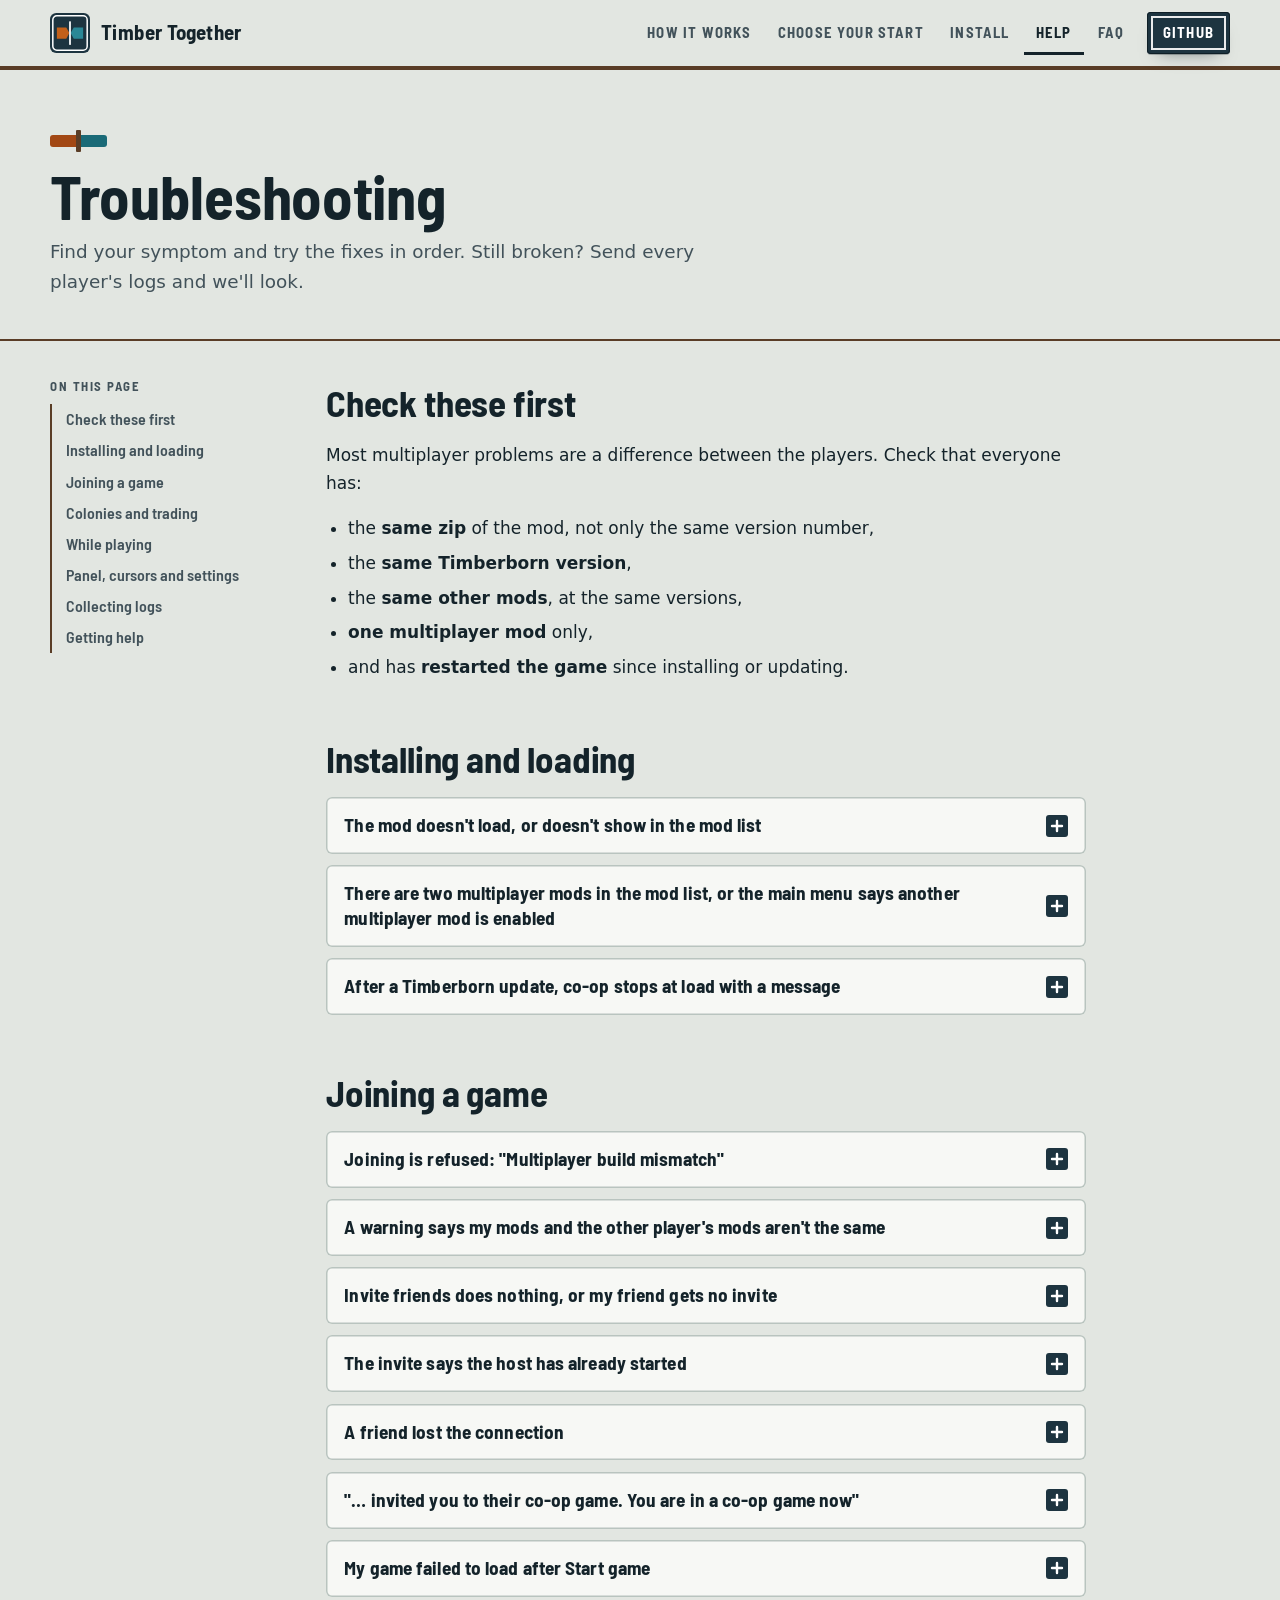
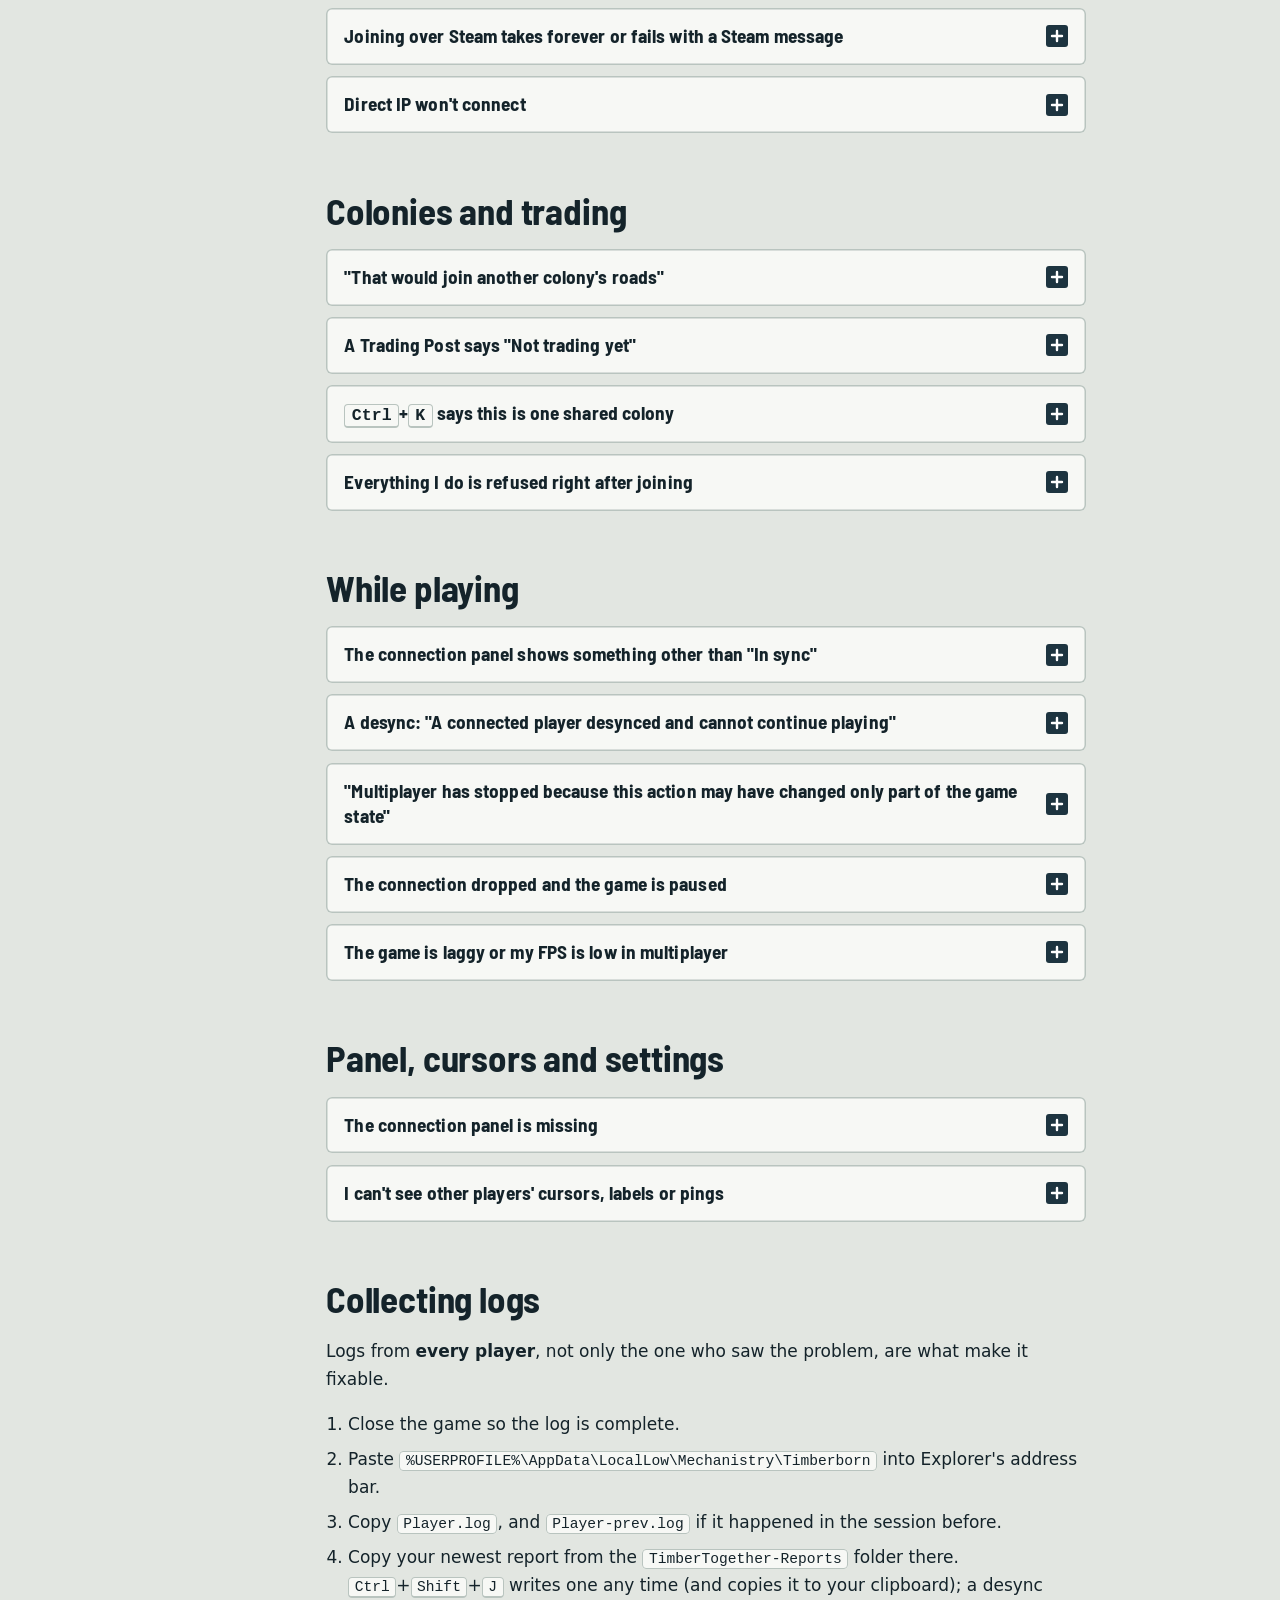
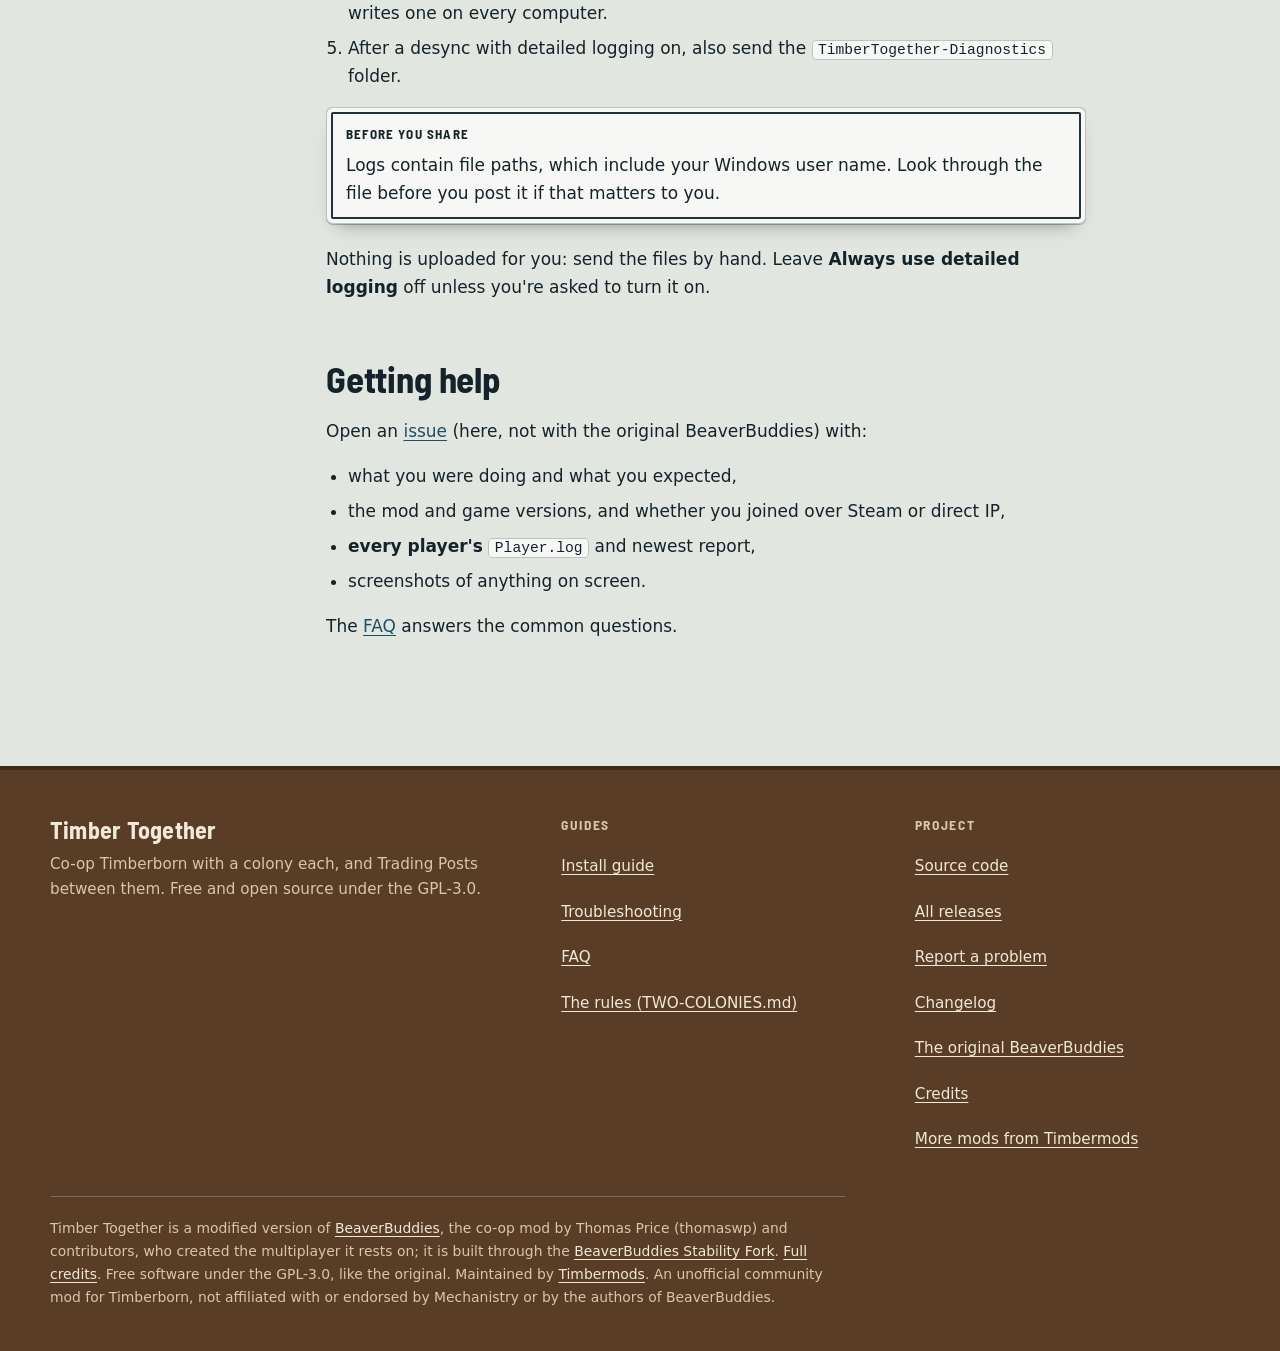
<file: docs/troubleshooting.html>
<!doctype html>
<html lang="en">
<head>
  <meta charset="utf-8">
  <meta name="viewport" content="width=device-width, initial-scale=1">
  <title>Troubleshooting: Timber Together</title>
  <meta name="description" content="Fixes for Timber Together problems: the mod not loading, refused joins, Steam invites, direct IP, colonies and Trading Posts, desyncs, lag, and what to send when you report a problem.">
  <meta name="theme-color" content="#1d3440">
  <link rel="icon" href="assets/favicon.svg" type="image/svg+xml">
  <link rel="preload" href="assets/fonts/barlow-semi-condensed-latin-700.woff2" as="font" type="font/woff2" crossorigin>
  <link rel="stylesheet" href="assets/style.css">
</head>
<body>
<a class="skip plate" href="#main">Skip to content</a>

<header class="site-header">
  <div class="wrap header-inner">
    <a class="brand" href="index.html" aria-label="Timber Together, home">
      <img class="brand-mark" src="assets/favicon.svg" alt="" width="40" height="40">
      <span class="brand-name">Timber Together</span>
    </a>
    <nav class="nav" aria-label="Main">
      <a href="index.html#how">How it works</a>
      <a href="index.html#start">Choose your start</a>
      <a href="install.html">Install</a>
      <a href="troubleshooting.html" aria-current="page">Help</a>
      <a href="faq.html">FAQ</a>
      <a class="btn" href="https://github.com/timbermods/TimberTogether">GitHub</a>
    </nav>
    <details class="menu">
      <summary><svg viewBox="0 0 20 20" aria-hidden="true"><path d="M3 5h14M3 10h14M3 15h14" stroke="currentColor" stroke-width="2.2" stroke-linecap="round"/></svg>Menu</summary>
      <nav class="menu-panel plate" aria-label="Main menu">
        <a href="index.html">Home</a>
        <a href="index.html#start">Choose your start</a>
        <a href="install.html">Install</a>
        <a href="troubleshooting.html" aria-current="page">Troubleshooting</a>
        <a href="faq.html">FAQ</a>
        <a href="https://github.com/timbermods/TimberTogether">GitHub</a>
      </nav>
    </details>
  </div>
</header>

<main id="main">
<div class="page-head">
  <div class="wrap">
    <div class="marker" aria-hidden="true"><i></i><b></b><i></i></div>
    <h1>Troubleshooting</h1>
    <p>Find your symptom and try the fixes in order. Still broken? Send every player's logs and we'll look.</p>
  </div>
</div>

<div class="wrap doc">
  <nav class="toc" aria-label="On this page">
    <h2>On this page</h2>
    <ul>
      <li><a href="#first">Check these first</a></li>
      <li><a href="#setup">Installing and loading</a></li>
      <li><a href="#joining">Joining a game</a></li>
      <li><a href="#colonies">Colonies and trading</a></li>
      <li><a href="#playing">While playing</a></li>
      <li><a href="#features">Panel, cursors and settings</a></li>
      <li><a href="#logs">Collecting logs</a></li>
      <li><a href="#help">Getting help</a></li>
    </ul>
  </nav>

  <div class="prose">

    <section id="first">
      <h2>Check these first</h2>
      <p>Most multiplayer problems are a difference between the players. Check that everyone has:</p>
      <ul>
        <li>the <b>same zip</b> of the mod, not only the same version number,</li>
        <li>the <b>same Timberborn version</b>,</li>
        <li>the <b>same other mods</b>, at the same versions,</li>
        <li><b>one multiplayer mod</b> only,</li>
        <li>and has <b>restarted the game</b> since installing or updating.</li>
      </ul>
    </section>

    <section id="setup">
      <h2>Installing and loading</h2>

      <details class="q" id="not-loading">
        <summary>The mod doesn't load, or doesn't show in the mod list</summary>
        <div class="answer">
          <ol>
            <li>Check the folder: you should have <code>Documents\Timberborn\Mods\TimberTogether\version-1.1\manifest.json</code>. Extracting a zip often adds an extra folder level.</li>
            <li>Install and enable <b>Harmony</b> and <b>Mod Settings</b>.</li>
            <li>Enable <b>Timber Together</b> in the mod manager and restart the game.</li>
            <li>Check the game version: Timberborn 1.1 (tested on 1.1.2.4).</li>
            <li>Search <code>%USERPROFILE%\AppData\LocalLow\Mechanistry\Timberborn\Player.log</code> for <code>Timber Together v<span data-release="version">1.4.0-rc16</span> is loaded!</code>. If it's there, the mod loaded.</li>
          </ol>
        </div>
      </details>

      <details class="q" id="duplicates">
        <summary>There are two multiplayer mods in the mod list, or the main menu says another multiplayer mod is enabled</summary>
        <div class="answer">
          <p>Only one multiplayer mod can run: Timber Together, the Stability Fork and the Workshop BeaverBuddies change the same parts of the game. Unsubscribe from the Workshop version, delete any other multiplayer mod's folder from <code>Documents\Timberborn\Mods</code> (the Stability Fork, or an older copy of this mod), and restart the game. Your saves aren't in that folder.</p>
        </div>
      </details>

      <details class="q" id="game-update">
        <summary>After a Timberborn update, co-op stops at load with a message</summary>
        <div class="answer">
          <p>The update changed something Timber Together corrects for co-op, so co-op stops rather than drift out of step; the message names it. Single player carries on. Update Timber Together when a new build is out, all of you together.</p>
        </div>
      </details>
    </section>

    <section id="joining">
      <h2>Joining a game</h2>

      <details class="q" id="mismatch">
        <summary>Joining is refused: "Multiplayer build mismatch"</summary>
        <div class="answer">
          <p class="sub">Why</p>
          <p>The game version, the mod version or the mod's own files differ from the host's, and the message names which. A copy someone built themselves is refused even with the same version number.</p>
          <p class="sub">Try this</p>
          <ol>
            <li>Everyone installs the same zip: the host's, or the newest release's.</li>
            <li>Replace the <code>TimberTogether</code> folder and fully restart Timberborn on every computer.</li>
            <li><a href="install.html#compare">Compare with your host</a> again.</li>
          </ol>
        </div>
      </details>

      <details class="q" id="mods-differ">
        <summary>A warning says my mods and the other player's mods aren't the same</summary>
        <div class="answer">
          <p class="sub">Why</p>
          <p>When someone joins, the games compare their enabled mods and warn if any is on only one computer or at another version. It's a warning, not a refusal: interface-only mods are usually harmless, but a mod that changes the simulation will make the games drift apart. A guest missing a mod the host uses (MixedStorage, for example) leaves the game with a message naming it.</p>
          <p class="sub">Try this</p>
          <ol>
            <li>Read the lists: <i>Only on your computer</i>, <i>Only on &hellip;'s computer</i>, <i>Different versions</i>.</li>
            <li>Make them identical on every computer, or turn those mods off everywhere.</li>
            <li>Restart the changed games, then host again. (The warning is also in <code>Player.log</code>: search for "Mod lists differ".)</li>
          </ol>
        </div>
      </details>

      <details class="q" id="steam-invite">
        <summary>Invite friends does nothing, or my friend gets no invite</summary>
        <div class="answer">
          <ol>
            <li><b>Invite friends</b> stays greyed until the Steam lobby is ready: give it a moment after you start hosting.</li>
            <li>Check <b>Enable Steam networking</b> is on in Timber Together's settings (the default).</li>
            <li>Both of you must be online in Steam, be Steam friends, and own Timberborn on Steam.</li>
            <li>Your friend can also find your game in <b>Join co-op game</b>.</li>
            <li>Still stuck? Use direct IP or Hamachi instead.</li>
          </ol>
        </div>
      </details>

      <details class="q" id="already-started">
        <summary>The invite says the host has already started</summary>
        <div class="answer">
          <p>Nobody can join once the host presses <b>Start game</b>, and a started game may also drop off the <b>Join co-op game</b> list. The host chooses Esc &rarr; <b>Save and rehost</b> and sends a new invite, or you join from <b>Join co-op game</b> once the room is open.</p>
        </div>
      </details>

      <details class="q" id="rejoin">
        <summary>A friend lost the connection</summary>
        <div class="answer">
          <p>They choose <b>Rejoin</b> on the lost-connection message: it waits in their game and joins the host's room as soon as it opens. The host chooses Esc &rarr; <b>Save and rehost</b>. Either can go first; when everyone is ready, <b>Start game</b> carries on.</p>
        </div>
      </details>

      <details class="q" id="invite-in-game">
        <summary>"&hellip; invited you to their co-op game. You are in a co-op game now"</summary>
        <div class="answer">
          <p>An invite doesn't end the co-op game you're in. Leave it from the game menu (Esc), then accept the invite again, or join from <b>Join co-op game</b>. If you're hosting a room of your own, close it first.</p>
        </div>
      </details>

      <details class="q" id="load-failed">
        <summary>My game failed to load after Start game</summary>
        <div class="answer">
          <p>Nobody can join a game that has started. The host uses <b>Save and rehost</b>, and you join that room. If it happens again, send every player's logs.</p>
        </div>
      </details>

      <details class="q" id="steam-connect">
        <summary>Joining over Steam takes forever or fails with a Steam message</summary>
        <div class="answer">
          <p>The message includes Steam's own reason (for example, no working route between you); so does <code>Player.log</code>.</p>
          <ol>
            <li>Check you're both on the exact same build: joining that never gets past "Receiving the world&hellip;" is usually that.</li>
            <li>Try again. If it repeats, use direct IP or Hamachi.</li>
            <li>Still failing? <a href="#logs">Collect every player's logs</a> and ask for help.</li>
          </ol>
        </div>
      </details>

      <details class="q" id="direct-ip">
        <summary>Direct IP won't connect</summary>
        <div class="answer">
          <ol>
            <li>The host must be hosting, with the room still open.</li>
            <li>Use the right address: the host's public IP, or the Hamachi (virtual network) address if you use one.</li>
            <li>Port 25565 must be forwarded to the host's computer, and the firewall must allow Timberborn.</li>
            <li>Port forwarding is the hard part: Hamachi or a Steam invite avoids it.</li>
          </ol>
        </div>
      </details>
    </section>

    <section id="colonies">
      <h2>Colonies and trading</h2>

      <details class="q" id="roads">
        <summary>"That would join another colony's roads"</summary>
        <div class="answer">
          <p>A path of yours would touch their road (built or not yet), or a door would open onto it. Keep your roads a cell apart from theirs and from their district center; to link the colonies, put a Trading Post between them. <kbd>Ctrl</kbd>+<kbd>L</kbd> shows whose roads are whose.</p>
        </div>
      </details>

      <details class="q" id="not-trading">
        <summary>A Trading Post says "Not trading yet"</summary>
        <div class="answer">
          <p>Each half needs a different colony's road at its door: yours at one, theirs at the other. Once it trades, a waiting round says why in the panel: paused or flooded, no workers, no room, or nothing left to bring.</p>
        </div>
      </details>

      <details class="q" id="shared">
        <summary><kbd>Ctrl</kbd>+<kbd>K</kbd> says this is one shared colony</summary>
        <div class="answer">
          <p>The save is a shared game. To split it, a player other than the host chooses Esc &rarr; <b>Found your own colony</b>, or the host rehosts the save and ticks <b>Separate colonies</b> in its room. Either is for good, and the shared colony stays the host's.</p>
        </div>
      </details>


      <details class="q" id="refused">
        <summary>Everything I do is refused right after joining</summary>
        <div class="answer">
          <p>The host hasn't given you a colony yet: wait a moment, and send the logs if it lasts. Later, <i>That belongs to another colony</i> means just that: you can change only your own colony.</p>
        </div>
      </details>
    </section>

    <section id="playing">
      <h2>While playing</h2>

      <details class="q" id="panel-status">
        <summary>The connection panel shows something other than "In sync"</summary>
        <div class="answer">
          <div class="table-wrap flat">
            <table>
              <thead><tr><th>Status</th><th>What it means and what to do</th></tr></thead>
              <tbody>
                <tr><td><b>Catching up</b></td><td>Guests only. Your game is three or more ticks behind the host. Brief spells are normal. If it keeps growing, your connection or computer can't keep up, so check your ping and try a lower game speed.</td></tr>
                <tr><td><b>Waiting for host</b></td><td>Guests only. Your game has used everything the host sent and is waiting for more. A flash is normal. If it stays, check the connection.</td></tr>
                <tr><td><b>Connection unstable</b></td><td>Someone has stopped responding for five seconds. Check their connection. If it doesn't recover, the session may end.</td></tr>
                <tr><td><b>Out of sync</b></td><td>A desync was detected. See <a href="#desync">the next item</a>.</td></tr>
                <tr><td><b>Disconnected</b></td><td>The session has ended. Rejoin, or have the host rehost.</td></tr>
              </tbody>
            </table>
          </div>
          <p>Ping colors: normal text is 80 ms or less, yellow up to 160 ms, red anything higher or no response. The dot beside the status is green when you're in sync, yellow while catching up or waiting for the host, and red when the connection is unstable, out of sync or disconnected.</p>
        </div>
      </details>

      <details class="q" id="desync">
        <summary>A desync: "A connected player desynced and cannot continue playing"</summary>
        <div class="answer">
          <p class="sub">Why</p>
          <p>The players' games have drifted apart. The log says which check caught it: <i>Random state mismatch</i>, or <i>Colony state differs</i> in a separate-colonies game (that one may be a bug in the check itself, so please send the logs).</p>
          <p class="sub">Try this</p>
          <ol>
            <li>The host chooses <b>Save and rehost</b>.</li>
            <li>Guests choose <b>Reconnect (wait for rehost)</b>, in any order: each waits in their game and joins the host's room when it opens.</li>
            <li>Everyone presses <b>Ready</b>; the host presses <b>Start game</b>.</li>
          </ol>
          <p class="sub">Common causes</p>
          <ul>
            <li>Different mods or mod versions: take the mod warning seriously.</li>
            <li>Different simulation settings, such as <b>Reduce the number of forced pauses</b>.</li>
            <li>Dev mode's tools: only its instant unlock, <i>Finish now</i> and <i>Add 1000 Science</i> are shared.</li>
          </ul>
          <p>Keep backups. In a separate-colonies game every computer writes a report when a desync happens: send them all.</p>
        </div>
      </details>

      <details class="q" id="stopped">
        <summary>"Multiplayer has stopped because this action may have changed only part of the game state"</summary>
        <div class="answer">
          <p>An action couldn't be completed on one player's game, so the session stops rather than let the games differ unnoticed. Open the menu (Esc), reload a known-good save, and don't overwrite it with the stopped session. If it repeats with the same action, send the logs and say what you were doing.</p>
          <p>A guest who sees <i>An action from the host could not be read</i> is missing a mod the host uses, named in the message. That guest has left the game and the others play on: install the same mods, and the host uses <b>Save and rehost</b> to let them back in.</p>
        </div>
      </details>

      <details class="q" id="lost">
        <summary>The connection dropped and the game is paused</summary>
        <div class="answer">
          <p>When a guest loses the host, the game says why and stays paused, with the menu working again. Choose <b>Rejoin</b> to wait in your game and join the host's room when they rehost, or <b>Stay here</b> and save this game alone from the menu.</p>
        </div>
      </details>

      <details class="q" id="lag">
        <summary>The game is laggy or my FPS is low in multiplayer</summary>
        <div class="answer">
          <ol>
            <li>Turn off <b>Always use detailed logging</b> in Timber Together's settings on every computer. It's off by default, and costly.</li>
            <li>Check the connection panel: a red ping means the connection is the problem.</li>
            <li>Try a lower game speed. The host can also click <b>Ease off below</b> in the connection panel to slow a little for a slow guest.</li>
            <li>More colonies mean more to simulate: prefer a smaller map. <kbd>Ctrl</kbd>+<kbd>Shift</kbd>+<kbd>J</kbd> writes a report showing where the time goes.</li>
          </ol>
        </div>
      </details>
    </section>

    <section id="features">
      <h2>Panel, cursors and settings</h2>

      <details class="q" id="panel-missing">
        <summary>The connection panel is missing</summary>
        <div class="answer">
          <ul>
            <li>It only appears in multiplayer games.</li>
            <li>Check <b>Connection panel</b> in Timber Together's settings (<b>Mods</b> &rarr; the settings button beside it): it may be <b>Hidden</b>, or in another corner.</li>
            <li>If you bound <b>Toggle connection panel</b>, you may have hidden it with that key.</li>
            <li>It may be collapsed to one line: click it to expand.</li>
          </ul>
        </div>
      </details>

      <details class="q" id="activity">
        <summary>I can't see other players' cursors, labels or pings</summary>
        <div class="answer">
          <ul>
            <li><b>Player activity indicators</b> must be on in Timber Together's settings, for them and for you.</li>
            <li>A cursor hides over the game's interface, outside the window, or off the map.</li>
            <li>In Options &rarr; <b>Player cursors</b>, check you haven't shrunk or faded that player's cursor. <b>Reset</b> restores the defaults.</li>
            <li>For pings, bind <b>Ping location</b> in the game's key bindings.</li>
          </ul>
        </div>
      </details>
    </section>

    <section id="logs">
      <h2>Collecting logs</h2>
      <p>Logs from <b>every player</b>, not only the one who saw the problem, are what make it fixable.</p>
      <ol>
        <li>Close the game so the log is complete.</li>
        <li>Paste <code>%USERPROFILE%\AppData\LocalLow\Mechanistry\Timberborn</code> into Explorer's address bar.</li>
        <li>Copy <code>Player.log</code>, and <code>Player-prev.log</code> if it happened in the session before.</li>
        <li>Copy your newest report from the <code>TimberTogether-Reports</code> folder there. <kbd>Ctrl</kbd>+<kbd>Shift</kbd>+<kbd>J</kbd> writes one any time (and copies it to your clipboard); a desync writes one on every computer.</li>
        <li>After a desync with detailed logging on, also send the <code>TimberTogether-Diagnostics</code> folder.</li>
      </ol>
      <div class="note plate enamel">
        <span class="sign-label">Before you share</span>
        <p>Logs contain file paths, which include your Windows user name. Look through the file before you post it if that matters to you.</p>
      </div>
      <p>Nothing is uploaded for you: send the files by hand. Leave <b>Always use detailed logging</b> off unless you're asked to turn it on.</p>
    </section>

    <section id="help">
      <h2>Getting help</h2>
      <p>Open an <a href="https://github.com/timbermods/TimberTogether/issues">issue</a> (here, not with the original BeaverBuddies) with:</p>
      <ul>
        <li>what you were doing and what you expected,</li>
        <li>the mod and game versions, and whether you joined over Steam or direct IP,</li>
        <li><b>every player's</b> <code>Player.log</code> and newest report,</li>
        <li>screenshots of anything on screen.</li>
      </ul>
      <p>The <a href="faq.html">FAQ</a> answers the common questions.</p>
    </section>

  </div>
</div>
</main>

<footer class="site-footer">
  <div class="wrap">
    <div class="footer-grid">
      <div>
        <span class="brand-name">Timber Together</span>
        <p>Co-op Timberborn with a colony each, and Trading Posts between them. Free and open source under the GPL-3.0.</p>
      </div>
      <div>
        <h2>Guides</h2>
        <ul>
          <li><a href="install.html">Install guide</a></li>
          <li><a href="troubleshooting.html">Troubleshooting</a></li>
          <li><a href="faq.html">FAQ</a></li>
          <li><a href="https://github.com/timbermods/TimberTogether/blob/main/TWO-COLONIES.md">The rules (TWO-COLONIES.md)</a></li>
        </ul>
      </div>
      <div>
        <h2>Project</h2>
        <ul>
          <li><a href="https://github.com/timbermods/TimberTogether">Source code</a></li>
          <li><a href="https://github.com/timbermods/TimberTogether/releases">All releases</a></li>
          <li><a href="https://github.com/timbermods/TimberTogether/issues">Report a problem</a></li>
          <li><a href="https://github.com/timbermods/TimberTogether/blob/main/STABILITY-CHANGELOG.md">Changelog</a></li>
          <li><a href="https://github.com/thomaswp/BeaverBuddies">The original BeaverBuddies</a></li>
          <li><a href="https://github.com/timbermods/TimberTogether/blob/main/CREDITS.md">Credits</a></li>
          <li><a href="https://timbermods.github.io/">More mods from Timbermods</a></li>
        </ul>
      </div>
    </div>
    <p class="fineprint">Timber Together is a modified version of <a href="https://github.com/thomaswp/BeaverBuddies">BeaverBuddies</a>, the co-op mod by Thomas Price (thomaswp) and contributors, who created the multiplayer it rests on; it is built through the <a href="https://github.com/timbermods/BeaverBuddies-Stability-Fork">BeaverBuddies Stability Fork</a>. <a href="https://github.com/timbermods/TimberTogether/blob/main/CREDITS.md">Full credits</a>. Free software under the GPL-3.0, like the original. Maintained by <a href="https://github.com/timbermods">Timbermods</a>. An unofficial community mod for Timberborn, not affiliated with or endorsed by Mechanistry or by the authors of BeaverBuddies.</p>
  </div>
</footer>
<script src="assets/site.js" defer></script>
<script src="assets/release.js" defer data-repo="timbermods/TimberTogether" data-asset="^TimberTogether-.+\.zip$"></script>
</body>
</html>
</file>
<file: docs/assets/style.css>
/*
 * Timber Together: the project site. A river station's signage: fired-enamel plates on timber posts.
 * Amber enamel is colony 1 and river-teal enamel colony 2, and nothing else wears either color; the Trading Post is
 * where the two meet. Navy enamel carries directions and actions. No external requests: the one display face,
 * Barlow Semi Condensed, is self-hosted under the SIL OFL (fonts/OFL-Barlow.txt).
 */
@font-face { font-family: "Barlow Semi Condensed"; font-style: normal; font-weight: 600; font-display: swap; src: url(fonts/barlow-semi-condensed-latin-600.woff2) format("woff2"); }
@font-face { font-family: "Barlow Semi Condensed"; font-style: normal; font-weight: 700; font-display: swap; src: url(fonts/barlow-semi-condensed-latin-700.woff2) format("woff2"); }

:root {
  /* river-stone ground and enamel */
  --stone: #e2e6e1;
  --stone-deep: #d3dad4;
  --enamel: #f7f8f5;
  --ink: #14232a;
  --ink-soft: #42525a;
  --rule: #b9c4bf;
  /* colonies */
  --c1: #a24814;
  --c1-rim: #74310b;
  --c1-text: #a24814;
  --c1-wash: #f1ddcf;
  --c2: #1a6a77;
  --c2-rim: #0f4750;
  --c2-text: #1a6a77;
  --c2-wash: #d3e8ea;
  /* directions, timber, caution */
  --navy: #1d3440;
  --navy-rim: #0f1f27;
  --link: #1d4f66;
  --timber: #5a3d26;
  --timber-deep: #3f2a19;
  --bark: #f1e8da;
  --bark-soft: #d9c6ab;
  --caution: #e5b53b;
  --caution-rim: #a47b16;
  /* the name plate: its log-end o and its timber frame */
  --ring-c1: #eb8a45;
  --ring-c2: #5fc0cf;
  --name-frame: url("name-frame-day.svg");
  --keyline: rgba(255, 255, 255, .92);
  --mount: 0 1px 0 rgba(20, 35, 42, .28), 0 10px 18px -12px rgba(20, 35, 42, .55);
  /* map */
  --map-ground: #cfd8c9;
  --map-grid: rgba(40, 60, 40, .09);
  --map-water: #8fc3cf;
  --map-water-edge: #4e97a8;
  --map-tree: #6f8f5c;

  --display: "Barlow Semi Condensed", "Bahnschrift SemiCondensed", "DIN Condensed", "Roboto Condensed", "Arial Narrow", sans-serif;
  --font: system-ui, -apple-system, "Segoe UI", Roboto, "Helvetica Neue", Arial, sans-serif;
  --mono: ui-monospace, "Cascadia Code", "SF Mono", Consolas, "Liberation Mono", monospace;
  --gutter: clamp(1rem, 4vw, 2.5rem);
  color-scheme: light;
}

/* The same station at night: the enamel keeps its colors, the ground goes dark. */
@media (prefers-color-scheme: dark) {
  :root {
    --stone: #0f191b;
    --stone-deep: #0a1214;
    --enamel: #182427;
    --ink: #e6ebe7;
    --ink-soft: #a5b3b1;
    --rule: #2c3c3f;
    --c1-text: #eb8a45;
    --c1-wash: #2c1a0f;
    --c2-text: #5fc0cf;
    --c2-wash: #0e2a2f;
    --navy: #27475a;
    --navy-rim: #0b1a21;
    --link: #8cc9e0;
    --timber: #3a2819;
    --timber-deep: #281b10;
    --bark: #efe6da;
    --bark-soft: #cdb89b;
    --caution: #d9a93a;
    --ring-c1: var(--c1);
    --ring-c2: var(--c2);
    --name-frame: url("name-frame-night.svg");
    --keyline: rgba(255, 255, 255, .82);
    --mount: 0 1px 0 rgba(0, 0, 0, .5), 0 12px 20px -12px rgba(0, 0, 0, .8);
    --map-ground: #1c2a22;
    --map-grid: rgba(220, 240, 220, .06);
    --map-water: #1c4a57;
    --map-water-edge: #3f8a9b;
    --map-tree: #3f5e3a;
    color-scheme: dark;
  }
}

*, *::before, *::after { box-sizing: border-box; }
html { scroll-behavior: smooth; scroll-padding-top: 5.5rem; -webkit-text-size-adjust: 100%; }
@media (prefers-reduced-motion: reduce) { html { scroll-behavior: auto; } }

body {
  margin: 0;
  background: var(--stone);
  color: var(--ink);
  font: 17px/1.65 var(--font);
  -webkit-font-smoothing: antialiased;
  scrollbar-color: var(--timber) var(--stone-deep);
}
::selection { background: var(--caution); color: #14232a; }
img, svg { max-width: 100%; }
a { color: var(--link); text-underline-offset: 3px; text-decoration-thickness: 1px; }
a:hover { text-decoration-thickness: 2px; }
:focus-visible { outline: 3px solid var(--caution); outline-offset: 3px; border-radius: 4px; }

h1, h2, h3, h4 { font-family: var(--display); font-weight: 700; line-height: 1.08; letter-spacing: -.005em; margin: 0 0 .5em; text-wrap: balance; }
h2 { font-size: clamp(1.9rem, 4.2vw, 2.75rem); }
h3 { font-size: 1.35rem; line-height: 1.15; }
p { margin: 0 0 1em; }
ul, ol { margin: 0 0 1em; padding-left: 1.3em; }
li { margin-bottom: .4em; }
b, strong { font-weight: 650; }

code, kbd {
  font-family: var(--mono); font-size: .86em; color: var(--ink);
  background: var(--enamel); border: 1px solid var(--rule); border-radius: 4px;
  padding: .08em .38em; overflow-wrap: anywhere;
}
kbd { border-bottom-width: 2px; white-space: nowrap; }
pre { margin: 0 0 1em; padding: .9rem 1rem; background: var(--enamel); border: 1px solid var(--rule); border-radius: 6px; overflow-x: auto; font: .88rem/1.55 var(--mono); }
pre code { background: none; border: 0; padding: 0; font-size: inherit; overflow-wrap: normal; }

.wrap { width: min(1180px, 100% - 2 * var(--gutter)); margin-inline: auto; }
.measure { max-width: 68ch; }
.skip, .plate.skip { position: absolute; left: -999px; top: 8px; z-index: 100; display: inline-flex; align-items: center; min-height: 44px; padding: 0 1.1rem; font: 700 .95rem/1 var(--display); letter-spacing: .06em; text-transform: uppercase; text-decoration: none; }
.skip:focus, .plate.skip:focus { left: 8px; }
.muted { color: var(--ink-soft); }
.c1 { color: var(--c1-text); font-weight: 650; }
.c2 { color: var(--c2-text); font-weight: 650; }

/* ---------- the enamel plate ---------- */
/* A colored field, a white keyline inset from the rim, rounded corners and two grommets. */
.plate {
  --plate: var(--navy); --plate-rim: var(--navy-rim); --plate-ink: #fff;
  position: relative;
  background: var(--plate); color: var(--plate-ink);
  border-radius: 7px;
  box-shadow: inset 0 0 0 1px var(--plate-rim), inset 0 0 0 5px var(--plate), inset 0 0 0 7px var(--keyline), var(--mount);
}
.plate.c1 { --plate: var(--c1); --plate-rim: var(--c1-rim); color: #fff; }
.plate.c2 { --plate: var(--c2); --plate-rim: var(--c2-rim); color: #fff; }
.plate.enamel { --plate: var(--enamel); --plate-rim: var(--rule); --plate-ink: var(--ink); --keyline: var(--navy); }
.plate.caution { --plate: var(--caution); --plate-rim: var(--caution-rim); --plate-ink: #14232a; --keyline: #14232a; }
.plate.grommets::before, .plate.grommets::after {
  content: ""; position: absolute; top: 13px; width: 8px; height: 8px; border-radius: 50%;
  background: radial-gradient(circle at 35% 35%, rgba(255, 255, 255, .55), rgba(0, 0, 0, .35) 70%);
  box-shadow: inset 0 0 0 1px rgba(0, 0, 0, .35);
}
.plate.grommets::before { left: 13px; }
.plate.grommets::after { right: 13px; }
.plate a { color: inherit; }

/* signage lettering for short labels */
.sign-label { font-family: var(--display); font-weight: 700; font-size: .82rem; letter-spacing: .09em; text-transform: uppercase; }

/* ---------- buttons are plates too ---------- */
.btn {
  --plate: var(--navy); --plate-rim: var(--navy-rim); --keyline: rgba(255, 255, 255, .9);
  display: inline-flex; align-items: center; justify-content: center; gap: .6rem;
  min-height: 3rem; padding: .7rem 1.35rem .72rem;
  font: 700 1.08rem/1.1 var(--display); letter-spacing: .06em; text-transform: uppercase; text-decoration: none;
  color: #fff; background: var(--plate); border: 0; border-radius: 6px; cursor: pointer;
  box-shadow: inset 0 0 0 1px var(--plate-rim), inset 0 0 0 4px var(--plate), inset 0 0 0 6px var(--keyline), var(--mount);
  transition: transform .18s cubic-bezier(.2, .7, .2, 1), box-shadow .18s;
}
.btn:hover { transform: translateY(-2px); color: #fff; }
.btn:active { transform: translateY(0); }
.btn svg { width: 1.15em; height: 1.15em; flex: none; }
.btn.ghost { --plate: var(--enamel); --plate-rim: var(--rule); --keyline: var(--navy); color: var(--ink); }
.btn.ghost:hover { color: var(--ink); }
.btn-row { display: flex; flex-wrap: wrap; gap: .8rem; }
.btn .small { font-weight: 600; letter-spacing: .03em; text-transform: none; opacity: .85; }

.textlink { display: inline-flex; align-items: center; min-height: 44px; font-family: var(--display); font-weight: 700; letter-spacing: .05em; text-transform: uppercase; font-size: .95rem; text-decoration: none; }
.textlink::after { content: ""; display: inline-block; width: 1.05em; height: 1.05em; margin-left: .35em; vertical-align: -.17em; background: currentColor; -webkit-mask: url("data:image/svg+xml,%3Csvg xmlns='http://www.w3.org/2000/svg' viewBox='0 0 24 24' fill='none' stroke='%23000' stroke-width='2.6' stroke-linecap='round' stroke-linejoin='round'%3E%3Cpath d='M5 12h14m0 0l-6-6m6 6l-6 6'/%3E%3C/svg%3E") center / contain no-repeat; mask: url("data:image/svg+xml,%3Csvg xmlns='http://www.w3.org/2000/svg' viewBox='0 0 24 24' fill='none' stroke='%23000' stroke-width='2.6' stroke-linecap='round' stroke-linejoin='round'%3E%3Cpath d='M5 12h14m0 0l-6-6m6 6l-6 6'/%3E%3C/svg%3E") center / contain no-repeat; }
.textlink:hover { text-decoration: underline; }

/* ---------- header ---------- */
.site-header { position: sticky; top: 0; z-index: 50; background: var(--stone); box-shadow: 0 4px 0 var(--timber); margin-bottom: 4px; }
.header-inner { display: flex; align-items: center; gap: 1.2rem; min-height: 4.1rem; }
.brand { display: flex; align-items: center; gap: .7rem; min-height: 44px; text-decoration: none; color: var(--ink); }
.brand-mark { width: 40px; height: 40px; flex: none; }
.brand-name { font: 700 1.3rem/1 var(--display); letter-spacing: .01em; }
.nav { display: flex; align-items: center; gap: .15rem; margin-left: auto; }
.nav a {
  display: inline-flex; align-items: center; min-height: 44px; padding: 0 .75rem;
  font: 700 .92rem/1 var(--display); letter-spacing: .08em; text-transform: uppercase;
  color: var(--ink-soft); text-decoration: none; border-radius: 4px;
}
.nav a:hover { color: var(--ink); background: var(--stone-deep); }
.nav a[aria-current="page"] { color: var(--ink); box-shadow: inset 0 -3px 0 var(--ink); border-radius: 0; }
.nav .btn { min-height: 2.6rem; padding: .5rem 1rem; font-size: .92rem; margin-left: .5rem; color: #fff; }
.nav .btn:hover { background: var(--plate); }
.menu { display: none; margin-left: auto; position: relative; }
.menu > summary {
  list-style: none; cursor: pointer; display: inline-flex; align-items: center; gap: .5rem; min-height: 44px; padding: 0 .9rem;
  font: 700 .95rem/1 var(--display); letter-spacing: .08em; text-transform: uppercase; color: var(--ink);
  border: 2px solid var(--ink); border-radius: 5px;
}
.menu > summary::-webkit-details-marker { display: none; }
.menu > summary svg { width: 18px; height: 18px; }
.menu[open] > summary { background: var(--ink); color: var(--stone); }
.menu-panel {
  position: absolute; right: 0; top: calc(100% + 10px); width: min(88vw, 320px); padding: .7rem;
  display: grid; gap: .15rem;
}
.menu-panel a { display: flex; align-items: center; min-height: 48px; padding: 0 .9rem; font: 700 1.05rem/1 var(--display); letter-spacing: .06em; text-transform: uppercase; color: #fff; text-decoration: none; border-radius: 4px; }
.menu-panel a:hover, .menu-panel a[aria-current="page"] { background: rgba(255, 255, 255, .12); }

/* ---------- sections ---------- */
.band { padding: clamp(3.5rem, 8vw, 6.5rem) 0; }
.band-deep { background: var(--stone-deep); }
.band-timber { background: var(--timber); color: var(--bark); }
.band-timber a { color: var(--bark); }
.band-timber .muted { color: var(--bark-soft); }
.head { margin-bottom: clamp(1.8rem, 4vw, 2.8rem); max-width: 60ch; }
.head h2 { margin-bottom: .35em; }
.head p { font-size: 1.1rem; color: var(--ink-soft); margin: 0; }
.band-timber .head p { color: var(--bark-soft); }
/* a small section marker: the two colony colors meeting on one post */
.marker { display: inline-flex; align-items: center; gap: 0; margin-bottom: 1rem; height: 12px; }
.marker i { display: block; width: 26px; height: 12px; }
.marker i:first-child { background: var(--c1); border-radius: 3px 0 0 3px; }
.marker i:last-child { background: var(--c2); border-radius: 0 3px 3px 0; }
.marker b { display: block; width: 5px; height: 22px; background: var(--timber); border-radius: 1px; }
.band-timber .marker b { background: var(--bark); }

/* ---------- hero ---------- */
.hero { padding: clamp(2rem, 6vw, 4.5rem) 0 clamp(3rem, 7vw, 5.5rem); }
.hero-grid { display: grid; grid-template-columns: minmax(0, 1fr) minmax(0, 1.08fr); gap: clamp(2rem, 5vw, 4.5rem); align-items: center; }
.post { position: relative; padding-left: clamp(1.6rem, 3vw, 2.4rem); }
/* the timber post the name plate hangs on */
.post::before {
  content: ""; position: absolute; left: 0; top: -2.5rem; bottom: -1rem; width: 12px; border-radius: 2px;
  background: var(--timber);
  background-image: url("data:image/svg+xml,%3Csvg xmlns='http://www.w3.org/2000/svg' width='12' height='90'%3E%3Cpath d='M3 0c1 20-1 40 0 60s1 22 0 30M8 0c-1 14 1 30 0 48s-1 30 0 42' fill='none' stroke='%23000' stroke-opacity='.18' stroke-width='1'/%3E%3C/svg%3E");
}
/* The name plate (Kyler, 2026-09-24): enamel with no keyline, set in a mitred timber frame (a drawn nine-slice) and hung
   on the post. The name is Barlow Bold in one line, sized to the column: 6.58em wide with its log-end o, inside 2.2rem
   of plate padding and 26px of frame (the frame keeps its size; the name takes the side padding's room). The motto starts
   under the left edge of the T's stem (.19 of the title size, less the
   B's own .065). */
.post { container-type: inline-size; }
.name-frame {
  --ts: min(5.02rem, calc((100cqi - 2.2rem - 26px) / 6.7)); --ms: max(.78rem, calc(var(--ts) * .22));
  display: inline-block; margin: 0 0 1.6rem; border: 13px solid transparent; border-image: var(--name-frame) 16 stretch; box-shadow: var(--mount);
}
.name-plate { display: block; padding: .86rem 1.1rem .9rem; border-radius: 2px; box-shadow: inset 0 0 0 1px var(--plate-rim), inset 0 3px 7px rgba(0, 0, 0, .35); }
.name-plate h1 { margin: 0; font-size: var(--ts); font-weight: 700; line-height: .92; letter-spacing: -.01em; white-space: nowrap; filter: url(#hewn) drop-shadow(0 .045em 0 rgba(0, 0, 0, .45)); }
/* the o as a log end, split between the two colonies; the real letter stays in the text for readers, search and copying */
.ring-o { position: relative; display: inline-block; width: .54em; height: .54em; margin: 0 .01em; vertical-align: -.01em; }
.ring-o > span { position: absolute; width: 1px; height: 1px; overflow: hidden; clip-path: inset(50%); white-space: nowrap; }
.ring-o svg { display: block; width: 100%; height: 100%; }
.name-plate .motto { margin: .5em 0 0; padding-left: calc(var(--ts) * .19 - var(--ms) * .065); font: 600 var(--ms)/1.2 var(--display); letter-spacing: .14em; text-transform: uppercase; opacity: .88; }
svg.defs { position: absolute; width: 0; height: 0; overflow: hidden; }
.pitch { font-size: clamp(1.18rem, 2.2vw, 1.4rem); line-height: 1.45; margin: 0 0 .7rem; max-width: 34ch; font-weight: 500; }
.differs { color: var(--ink-soft); margin: 0 0 1.6rem; max-width: 46ch; }
.status-tag {
  display: inline-flex; flex-wrap: wrap; align-items: center; gap: .15rem .7rem; margin-top: 1.4rem; padding: .55rem 1rem .55rem 1.9rem;
  font: 700 .92rem/1.25 var(--display); letter-spacing: .04em;
}
.status-tag::before { content: ""; position: absolute; left: .75rem; top: 50%; width: 7px; height: 7px; margin-top: -3.5px; border-radius: 50%; background: #14232a; box-shadow: 0 0 0 2px rgba(255, 255, 255, .5); }
.status-tag > span:not(:last-child)::after { content: "\00b7"; margin-left: .7rem; opacity: .7; }

/* ---------- the map with leader-line labels ---------- */
.map-figure { position: relative; margin: 0; padding: 12px; }
.map { display: block; width: 100%; height: auto; border-radius: 3px; }
.map .road { fill: none; stroke-width: 11; stroke-linecap: square; }
.map .road-1 { stroke: color-mix(in srgb, var(--c1) 70%, #d8c8a8); }
.map .road-2 { stroke: color-mix(in srgb, var(--c2) 70%, #d8c8a8); }
.map .b1 { fill: var(--c1); }
.map .b2 { fill: var(--c2); }
.map .tree { fill: var(--map-tree); }
.map .roof { fill: var(--timber); }
.map .leader { fill: none; stroke: var(--ink); stroke-width: 1.5; }
.map .pin { fill: var(--enamel); stroke: var(--ink); stroke-width: 2; }
.map .pin-n { font: 700 13px var(--display); fill: var(--ink); text-anchor: middle; dominant-baseline: central; }
.map-labels { list-style: none; margin: 0; padding: 0; }
.map-labels li {
  position: absolute; left: var(--x); top: var(--y); margin: 0; width: max-content; max-width: 31%;
  padding: .35rem .6rem .4rem; font: 600 .86rem/1.2 var(--display); letter-spacing: .01em;
  background: var(--enamel); color: var(--ink); border-radius: 4px; box-shadow: inset 0 0 0 1.5px var(--ink), var(--mount);
}
.map-labels li b { display: block; font-weight: 700; letter-spacing: .06em; text-transform: uppercase; font-size: .78rem; }
.map-labels .l1 b { color: var(--c1-text); }
.map-labels .l2 b { color: var(--c2-text); }
.map-labels .end { transform: translateX(-100%); }
.map-labels .mid { transform: translateX(-50%); }
.map-labels .n { display: none; }
/* goods at the Trading Post, never beavers: a crate with the game's own icon, edged in its owner's colour. Each is
   carried along its own road to its own half; when both are in, the post lights, they swap halves (one over, one
   under, as in the Barter plate) and the edge turns the new owner's colour at the divider; then they are taken in.
   Nothing moves on the other colony's road. The hero's one moving part: still under reduced motion (the crates
   wait on their own roads), paused while the map is off screen. */
.map .crate { fill: var(--navy); stroke-width: 2.5; } /* dark, like the game's item slots: its icons are drawn for a dark UI */
.map .crate.new { opacity: 0; }
.map .good { opacity: 0; }
@media (prefers-reduced-motion: no-preference) {
  .map .good { animation: barter 9s infinite; }
  .map .good .hop { animation: hop 9s infinite; }
  .map .good .crate.own { animation: owner-out 9s infinite; }
  .map .good .crate.new { animation: owner-in 9s infinite; }
  @keyframes barter {
    0%, 6% { opacity: 0; transform: translateX(0); animation-timing-function: ease-out; }
    12% { opacity: 1; transform: translateX(0); animation-timing-function: cubic-bezier(.45, 0, .25, 1); }
    40% { opacity: 1; transform: translateX(var(--in)); }
    52% { opacity: 1; transform: translateX(var(--in)); animation-timing-function: cubic-bezier(.45, 0, .35, 1); }
    66% { opacity: 1; transform: translateX(var(--swap)); }
    80% { opacity: 1; transform: translateX(var(--swap)); animation-timing-function: ease-in; }
    88%, 100% { opacity: 0; transform: translateX(var(--swap)); }
  }
  @keyframes hop {
    0%, 52% { transform: translateY(0); animation-timing-function: cubic-bezier(.2, .7, .4, 1); }
    59% { transform: translateY(var(--hop)); animation-timing-function: cubic-bezier(.6, 0, .8, .3); }
    66%, 100% { transform: translateY(0); }
  }
  @keyframes owner-out { 0%, 58% { opacity: 1; } 60%, 100% { opacity: 0; } }
  @keyframes owner-in { 0%, 58% { opacity: 0; } 60%, 100% { opacity: 1; } }
  .map .post-glow { animation: post-glow 9s ease-in-out infinite; }
  .map.at-rest .good, .map.at-rest .good *, .map.at-rest .post-glow { animation-play-state: paused; }
  @keyframes post-glow { 0%, 42% { opacity: 0; } 48%, 56% { opacity: .9; } 64%, 100% { opacity: 0; } }
}
@media (prefers-reduced-motion: reduce) {
  .map .good { opacity: 1; }
}

/* ---------- how it works: three plates on a rail ---------- */
.rail { position: relative; display: grid; grid-template-columns: repeat(3, minmax(0, 1fr)); gap: clamp(1.2rem, 3vw, 2.4rem); list-style: none; margin: 0; padding: 0; counter-reset: none; }
.rail::before { content: ""; position: absolute; left: 4%; right: 4%; top: 88px; height: 10px; background: var(--timber-deep); border-radius: 2px; }
.rail > li { position: relative; margin: 0; padding: 1.3rem 1.4rem 1.4rem; }
.rail > li + li::before {
  content: ""; position: absolute; left: calc(-1 * clamp(1.2rem, 3vw, 2.4rem) + 4px); top: 78px; width: 16px; height: 30px;
  background: var(--caution); clip-path: polygon(0 0, 100% 50%, 0 100%);
}
.rail svg { display: block; width: 100%; max-width: 250px; height: auto; margin: 0 0 1rem; }
.rail h3 { margin: 0 0 .35rem; font-size: 1.55rem; }
.rail p { margin: 0; color: var(--ink-soft); }

/* ---------- choose your start: the signpost ---------- */
.signpost { display: grid; grid-template-columns: minmax(0, 1fr) 16px minmax(0, 1fr); gap: 0 clamp(1rem, 2.5vw, 2rem); align-items: start; }
.signpost .pole { grid-column: 2; grid-row: 1 / span 2; align-self: stretch; background: var(--timber); border-radius: 2px; min-height: 100%; }
.arm {
  display: flex; align-items: center; gap: .8rem; width: 100%; min-height: 4.2rem; margin: 0 0 1.2rem; padding: .9rem 1.4rem;
  font: 700 clamp(1.25rem, 2.4vw, 1.6rem)/1.1 var(--display); letter-spacing: .01em; text-align: left; cursor: pointer; border: 0;
  background: var(--stone-deep); color: var(--ink);
  transition: background .2s, color .2s;
}
.arm svg { width: 1.3em; height: 1.3em; flex: none; }
.arm:hover { background: color-mix(in srgb, var(--navy) 18%, var(--stone-deep)); }
.arm[aria-pressed="true"] { background: var(--navy); color: #fff; }
.arm-left { grid-column: 1; clip-path: polygon(0 50%, 26px 0, 100% 0, 100% 100%, 26px 100%); padding-left: 2.4rem; }
.arm-right { grid-column: 3; clip-path: polygon(0 0, calc(100% - 26px) 0, 100% 50%, calc(100% - 26px) 100%, 0 100%); padding-right: 2.4rem; }
.path-card { grid-row: 2; padding: 1.6rem 1.6rem 1.5rem; transition: transform .3s cubic-bezier(.2, .7, .2, 1), box-shadow .3s; }
.path-card.left { grid-column: 1; }
.path-card.right { grid-column: 3; }
/* the chosen path is struck forward; the other stays flat and fully readable */
.signpost[data-chosen] .path-card:not([data-quiet]) { transform: translateY(-6px); box-shadow: inset 0 0 0 1px var(--plate-rim), inset 0 0 0 5px var(--plate), inset 0 0 0 8px var(--navy), 0 1px 0 rgba(20, 35, 42, .28), 0 22px 30px -18px rgba(20, 35, 42, .6); }
.path-card[data-quiet] { box-shadow: inset 0 0 0 1.5px var(--rule); }
.path-card h3 { font-size: 1.5rem; margin-bottom: .6rem; }
.switch {
  display: flex; align-items: center; gap: .8rem; margin: 0 0 1rem; padding: .65rem .8rem;
  background: var(--stone); border-radius: 5px; border: 1.5px solid var(--rule);
}
/* the setting drawn as the game's ticked checkbox: what the box should look like */
.switch .tick { flex: none; display: grid; place-items: center; width: 1.7rem; height: 1.7rem; border-radius: 4px; background: var(--navy); box-shadow: inset 0 0 0 1.5px var(--navy-rim); }
.switch .tick svg { width: 1.15rem; height: 1.15rem; fill: none; stroke: #fff; stroke-width: 2.4; stroke-linecap: round; stroke-linejoin: round; }
.switch .name { font-weight: 650; line-height: 1.3; }
.switch .name small { display: block; font-weight: 400; color: var(--ink-soft); font-size: .85rem; }
.switch .name b { text-decoration: underline; text-decoration-thickness: 2px; text-underline-offset: 3px; }
.path-card ol { margin-bottom: .8rem; }
.outcome { margin: 0; padding-top: .8rem; border-top: 1px dashed var(--rule); color: var(--ink-soft); font-size: .96rem; }
.shared-note { margin: 1.6rem 0 0; max-width: 72ch; color: var(--ink-soft); }
.shared-note + .shared-note { margin-top: .8rem; }

/* ---------- install ---------- */
.both { display: grid; grid-template-columns: minmax(0, .9fr) minmax(0, 1.1fr); gap: 1.4rem 2.2rem; padding: clamp(1.4rem, 3vw, 2.2rem); margin-bottom: 2.4rem; align-items: start; }
.both h3 { font-size: clamp(1.6rem, 3vw, 2.1rem); margin: 0 0 .4rem; }
.both p { margin: 0; opacity: .92; }
.both ul { list-style: none; margin: 0; padding: 0; display: grid; gap: .6rem; }
.both li { position: relative; margin: 0; padding-left: 2rem; line-height: 1.45; }
.both li::before { content: ""; position: absolute; left: 0; top: .15em; width: 1.25rem; height: 1.25rem; border-radius: 3px; background: #fff url("data:image/svg+xml,%3Csvg xmlns='http://www.w3.org/2000/svg' viewBox='0 0 20 20'%3E%3Cpath d='M4.5 10.5l3.5 3.5 7.5-8' fill='none' stroke='%231d3440' stroke-width='2.6' stroke-linecap='round' stroke-linejoin='round'/%3E%3C/svg%3E") center / 80% no-repeat; }
.both code { background: rgba(255, 255, 255, .14); border-color: rgba(255, 255, 255, .3); color: inherit; }

/* one step per full-width row, measured off a timber rule */
.steps { list-style: none; margin: 0 0 2rem; padding: 0; counter-reset: step; }
.steps > li {
  counter-increment: step; position: relative; display: grid; grid-template-columns: 5.2rem minmax(0, 1fr); gap: 0 1.4rem;
  margin: 0; padding: 1.4rem 0 1.5rem; border-top: 2px solid var(--timber);
}
.steps > li:last-child { border-bottom: 2px solid var(--timber); }
.steps > li::before {
  content: counter(step); font: 700 3.2rem/1 var(--display); color: var(--ink);
  padding-top: .1rem;
  background: linear-gradient(var(--timber), var(--timber)) left 0 top 0 / 2px 14px no-repeat, linear-gradient(var(--timber), var(--timber)) left 12px top 0 / 2px 8px no-repeat, linear-gradient(var(--timber), var(--timber)) left 24px top 0 / 2px 8px no-repeat, linear-gradient(var(--timber), var(--timber)) left 36px top 0 / 2px 8px no-repeat;
  padding-top: 1.1rem;
}
.steps h3 { margin: .2rem 0 .35rem; font-size: 1.45rem; }
.steps li > div { max-width: 72ch; }
.steps li > div > :last-child { margin-bottom: 0; }
.path { display: flex; align-items: stretch; gap: .5rem; flex-wrap: wrap; margin: .2rem 0 .8rem; }
.path code { display: flex; align-items: center; flex: 1 1 16rem; padding: .6rem .8rem; font-size: .95rem; background: var(--enamel); border: 1.5px solid var(--ink); }
.copy {
  min-height: 44px; padding: 0 1rem; font: 700 .85rem/1 var(--display); letter-spacing: .08em; text-transform: uppercase;
  color: #fff; background: var(--navy); border: 0; border-radius: 4px; cursor: pointer;
}
.copy:hover { background: var(--navy-rim); }

/* the cross-check: three readings host and friend compare */
.crosscheck { padding: clamp(1.4rem, 3vw, 2rem); }
.crosscheck > h3 { margin: 0 0 .3rem; font-size: 1.6rem; }
.crosscheck > p { margin: 0 0 1.2rem; color: var(--ink-soft); }
.crosscheck .if-not { margin: 0; font-size: .96rem; }
.share { display: flex; flex-wrap: wrap; align-items: center; gap: .6rem 1rem; margin-top: 1.6rem; color: var(--ink-soft); }

/* ---------- play together ---------- */
.play-grid { display: grid; grid-template-columns: minmax(0, 1.25fr) minmax(0, 1fr); gap: 1.4rem; align-items: start; }
.play-grid .plate { padding: clamp(1.3rem, 3vw, 1.9rem); }
.play-grid h3 { font-size: 1.6rem; margin-bottom: .5rem; }
.play-grid p:last-child, .play-grid ol:last-child, .play-grid ul:last-child { margin-bottom: 0; }
.stack { display: grid; gap: 1.4rem; }
.two-col { display: grid; grid-template-columns: repeat(2, minmax(0, 1fr)); gap: 1.2rem; }
.two-col h4 { font-size: 1.05rem; letter-spacing: .08em; text-transform: uppercase; margin: 0 0 .4rem; }
.two-col ol { padding-left: 1.2em; margin: 0; }
.rules { list-style: none; margin: 0; padding: 0; display: grid; grid-template-columns: repeat(2, minmax(0, 1fr)); gap: 1.1rem 2.4rem; }
.rules li { margin: 0; padding-top: .8rem; border-top: 2px solid var(--timber); }
.rules li > b { display: block; font: 700 1.25rem/1.15 var(--display); margin-bottom: .3rem; }
.rules p { margin: 0; color: var(--ink-soft); }
.band-timber .rules li { border-top-color: var(--bark-soft); }
.band-timber .rules p { color: var(--bark-soft); }
.not-played { display: inline-block; margin-left: .3rem; font: 700 .72rem/1 var(--display); letter-spacing: .1em; text-transform: uppercase; padding: .3rem .45rem; border-radius: 3px; background: var(--caution); color: #14232a; vertical-align: .2em; }

/* the trading demo, set on the station ground (its controls are styled in game-panel.css) */
.tp-side h3 { font-size: 1.45rem; }

/* ---------- inherited features ---------- */
.inherited { display: grid; grid-template-columns: repeat(4, minmax(0, 1fr)); gap: 0; list-style: none; margin: 0; padding: 0; border-top: 2px solid var(--timber); border-bottom: 2px solid var(--timber); }
.inherited li { margin: 0; padding: 1.2rem 1.3rem 1.3rem; }
.inherited li + li { border-left: 1px solid var(--rule); }
.inherited li > b { display: block; font: 700 1.3rem/1.15 var(--display); margin-bottom: .3rem; }
.inherited p { margin: 0; color: var(--ink-soft); font-size: .96rem; }
.under { display: grid; grid-template-columns: repeat(3, minmax(0, 1fr)); gap: 1.2rem 2.4rem; margin-top: 2.6rem; }
.under h3 { font-size: 1.2rem; margin-bottom: .3rem; }
.under p { margin: 0; color: var(--ink-soft); font-size: .96rem; }

/* ---------- status and reporting ---------- */
.status-grid { display: grid; grid-template-columns: minmax(0, 1fr) minmax(0, 1fr); gap: 1.4rem; margin-bottom: 1.4rem; }
.status-grid > .plate { padding: clamp(1.3rem, 3vw, 1.8rem); }
.status-grid h3 { font-size: 1.45rem; margin-bottom: .7rem; }
.checklist { list-style: none; margin: 0; padding: 0; }
.checklist li { position: relative; margin: 0; padding: .55rem 0 .55rem 1.9rem; border-top: 1px solid var(--rule); line-height: 1.45; }
.checklist li:first-child { border-top: 0; }
.checklist li::before { content: ""; position: absolute; left: 0; top: .78rem; width: 1rem; height: 1rem; border-radius: 50%; background: var(--navy); }
.checklist.open li::before { background: transparent; box-shadow: inset 0 0 0 2.5px var(--ink-soft); }
.report { display: grid; grid-template-columns: minmax(0, 1fr) minmax(0, 1.2fr); gap: 1.4rem 2.4rem; padding: clamp(1.4rem, 3vw, 2.2rem); align-items: start; }
.report h3 { font-size: clamp(1.6rem, 3vw, 2rem); margin-bottom: .5rem; }
.report ol { margin: 0; padding-left: 1.3em; }
.report li { margin-bottom: .7em; }
.report code { background: rgba(0, 0, 0, .08); border-color: rgba(20, 35, 42, .35); }
.good-to-know { columns: 2 22rem; column-gap: 2.6rem; margin-top: 2.4rem; }
.good-to-know li { break-inside: avoid; }

/* ---------- troubleshooting and FAQ answers ---------- */
details.q { background: var(--enamel); border-radius: 6px; margin: 0 0 .7rem; box-shadow: inset 0 0 0 1.5px var(--rule); }
details.q[open] { box-shadow: inset 0 0 0 1.5px var(--ink); }
details.q > summary {
  cursor: pointer; list-style: none; position: relative; min-height: 44px; padding: 1rem 3.2rem 1rem 1.15rem;
  font: 700 1.2rem/1.3 var(--display); letter-spacing: .005em;
}
details.q > summary::-webkit-details-marker { display: none; }
details.q > summary::after {
  content: ""; position: absolute; right: 1.1rem; top: 50%; width: 22px; height: 22px; margin-top: -11px; border-radius: 3px; background: var(--navy)
    url("data:image/svg+xml,%3Csvg xmlns='http://www.w3.org/2000/svg' viewBox='0 0 22 22'%3E%3Cpath d='M6 11h10M11 6v10' stroke='%23fff' stroke-width='2.4' stroke-linecap='round'/%3E%3C/svg%3E") center / 100% no-repeat;
}
details.q[open] > summary::after { background-image: url("data:image/svg+xml,%3Csvg xmlns='http://www.w3.org/2000/svg' viewBox='0 0 22 22'%3E%3Cpath d='M6 11h10' stroke='%23fff' stroke-width='2.4' stroke-linecap='round'/%3E%3C/svg%3E"); }
details.q > summary:hover { color: var(--link); }
details.q .answer { padding: 0 1.15rem 1.1rem; }
details.q .answer > :last-child { margin-bottom: 0; }
.answer .sub { margin: 1rem 0 .3rem; font: 700 .8rem/1 var(--display); letter-spacing: .1em; text-transform: uppercase; color: var(--ink-soft); }
.qs { max-width: 860px; }

/* ---------- what's in the release ---------- */
.release { display: grid; grid-template-columns: minmax(0, .8fr) minmax(0, 1.2fr); gap: 1.4rem 3rem; align-items: start; }
.release .plate { padding: 1.5rem 1.6rem; }
.release .plate .sign-label { display: block; margin-bottom: .4rem; opacity: .9; }
.release .plate .ver { display: block; font: 700 clamp(2.2rem, 5vw, 3.2rem)/1 var(--display); margin-bottom: .8rem; }
.release .plate p { margin: 0 0 1rem; }
.release h3 { font-size: 1.35rem; margin: 1.6rem 0 .5rem; }
.release h3:first-child { margin-top: 0; }

/* ---------- guide pages ---------- */
.page-head { padding: clamp(2.2rem, 5vw, 3.6rem) 0 clamp(1.8rem, 4vw, 2.6rem); border-bottom: 2px solid var(--timber); }
.page-head h1 { font-size: clamp(2.4rem, 5.5vw, 3.8rem); margin: 0 0 .5rem; }
.page-head p { font-size: 1.15rem; color: var(--ink-soft); margin: 0; max-width: 60ch; }
.doc { display: grid; grid-template-columns: minmax(0, 1fr); gap: 2.5rem; padding: 2.4rem 0 4.5rem; }
@media (min-width: 1000px) { .doc { grid-template-columns: 220px minmax(0, 1fr); gap: 3.5rem; } }
.toc { position: sticky; top: 5.6rem; align-self: start; }
.toc h2 { font: 700 .8rem/1 var(--display); letter-spacing: .12em; text-transform: uppercase; color: var(--ink-soft); margin: 0 0 .7rem; }
.toc ul { list-style: none; margin: 0; padding: 0; border-left: 2px solid var(--timber); }
.toc li { margin: 0; }
.toc a { display: block; padding: .35rem .9rem; font: 600 1rem/1.25 var(--display); color: var(--ink-soft); text-decoration: none; }
.toc a:hover { color: var(--ink); background: var(--stone-deep); }
@media (max-width: 999px) {
  .toc { position: static; background: var(--enamel); border-radius: 6px; padding: 1rem 1.1rem; box-shadow: inset 0 0 0 1.5px var(--rule); }
  .toc ul { border: 0; display: grid; grid-template-columns: repeat(auto-fill, minmax(11rem, 1fr)); gap: 0 1rem; }
  .toc a { padding: .6rem 0; min-height: 44px; display: flex; align-items: center; }
}
.prose { min-width: 0; max-width: 760px; }
.prose > section { margin-bottom: 3.4rem; }
.prose h2 { font-size: clamp(1.8rem, 3.6vw, 2.3rem); padding-top: .2rem; }
.prose h3 { margin-top: 1.8rem; font-size: 1.35rem; }
.prose .lead { font-size: 1.1rem; color: var(--ink-soft); }
.note { padding: 1.05rem 1.25rem 1.1rem; margin: 0 0 1.3rem; }
.note > :last-child { margin-bottom: 0; }
.note .sign-label { display: block; margin-bottom: .3rem; }
.table-wrap { overflow-x: auto; margin: 0 0 1.4rem; background: var(--enamel); border-radius: 6px; box-shadow: inset 0 0 0 1.5px var(--rule); }
table { border-collapse: collapse; width: 100%; font-size: .96rem; }
th, td { text-align: left; padding: .75rem .95rem; border-bottom: 1px solid var(--rule); vertical-align: top; }
th { font: 700 .8rem/1.2 var(--display); letter-spacing: .1em; text-transform: uppercase; color: var(--ink-soft); }
tr:last-child td { border-bottom: 0; }
td:first-child { font-variant-numeric: tabular-nums; }
.prose h3.settings-group, .settings-group { margin: 2rem 0 .6rem; font: 700 .85rem/1 var(--display); letter-spacing: .1em; text-transform: uppercase; color: var(--ink-soft); }

/* ---------- close and footer ---------- */
.close { display: grid; grid-template-columns: minmax(0, 1fr) auto; gap: 1.2rem 2rem; align-items: center; padding: clamp(1.6rem, 4vw, 2.6rem); }
.close h2 { margin: 0 0 .3rem; font-size: clamp(1.8rem, 4vw, 2.5rem); }
.close p { margin: 0; opacity: .9; }
.close .btn { --plate: var(--enamel); --plate-rim: var(--rule); --keyline: var(--navy); color: var(--ink); }
.close .btn.ghost { --plate: transparent; --keyline: rgba(255, 255, 255, .8); color: #fff; box-shadow: inset 0 0 0 2px rgba(255, 255, 255, .8); }

.site-footer { background: var(--timber); color: var(--bark); padding: 3rem 0 2.6rem; font-size: .95rem; border-top: 4px solid var(--timber-deep); }
.site-footer a { color: var(--bark); }
.footer-grid { display: grid; grid-template-columns: 1.5fr repeat(2, 1fr); gap: 1.8rem 2.4rem; }
.site-footer h2 { font: 700 .85rem/1 var(--display); letter-spacing: .12em; text-transform: uppercase; margin: 0 0 .8rem; color: var(--bark-soft); }
.site-footer ul { list-style: none; margin: 0; padding: 0; }
.site-footer li { margin-bottom: .1rem; }
.site-footer li a { display: inline-flex; align-items: center; min-height: 44px; min-width: 44px; }
.site-footer p { color: var(--bark-soft); }
.site-footer .brand-name { color: var(--bark); font-size: 1.5rem; display: block; margin-bottom: .6rem; }
.fineprint { margin: 2rem 0 0; padding-top: 1.3rem; border-top: 1px solid rgba(241, 232, 218, .25); font-size: .87rem; max-width: 90ch; }

/* ---------- responsive ---------- */
@media (max-width: 1060px) {
  .nav a:not(.btn) { padding: 0 .55rem; font-size: .85rem; }
}
@media (max-width: 940px) {
  .nav { display: none; }
  .menu { display: block; }
  .hero-grid { grid-template-columns: minmax(0, 1fr); }
  .play-grid, .status-grid, .report, .release, .both { grid-template-columns: minmax(0, 1fr); }
  .inherited { grid-template-columns: repeat(2, minmax(0, 1fr)); }
  .inherited li:nth-child(3) { border-left: 0; }
  .inherited li:nth-child(n+3) { border-top: 1px solid var(--rule); }
  .under { grid-template-columns: minmax(0, 1fr); gap: 1.2rem; }
}
@media (max-width: 760px) {
  .rail { grid-template-columns: minmax(0, 1fr); gap: 1.4rem; }
  .rail::before { left: 26px; right: auto; top: 0; bottom: 0; width: 8px; height: auto; }
  .rail > li { display: grid; grid-template-columns: 120px minmax(0, 1fr); gap: 0 1.1rem; align-items: center; }
  .rail > li + li::before { display: none; }
  .rail svg { margin: 0; grid-row: 1 / span 2; align-self: start; }
  .rail h3, .rail p { grid-column: 2; }
  .rail h3 { align-self: end; }
  .signpost { grid-template-columns: minmax(0, 1fr); }
  .signpost .pole { display: none; }
  .arm-left, .arm-right, .path-card.left, .path-card.right { grid-column: 1; grid-row: auto; }
  .arm-left { clip-path: polygon(0 0, calc(100% - 22px) 0, 100% 50%, calc(100% - 22px) 100%, 0 100%); padding-left: 1.2rem; padding-right: 2.2rem; flex-direction: row; justify-content: flex-start; text-align: left; }
  .arm-right { margin-top: 1.4rem; }
  .arm-left { order: 1; } .path-card.left { order: 2; } .arm-right { order: 3; } .path-card.right { order: 4; }
  .arm-left svg { transform: scaleX(-1); order: 2; }
  .signpost[data-chosen] .path-card:not([data-quiet]) { transform: none; }
  .two-col, .rules { grid-template-columns: minmax(0, 1fr); }
  .close { grid-template-columns: minmax(0, 1fr); }
  .footer-grid { grid-template-columns: minmax(0, 1fr); }
  .steps > li { grid-template-columns: 3.4rem minmax(0, 1fr); gap: 0 .9rem; }
  .steps > li::before { font-size: 2.4rem; }
}
@media (max-width: 640px) {
  body { font-size: 16.5px; }
  .name-plate { padding: .9rem .9rem .8rem; }
  .name-frame { --ts: min(5.02rem, calc((100cqi - 1.8rem - 26px) / 6.7)); }
  .btn-row .btn { flex: 1 1 100%; }
  .status-tag { padding-left: 1.7rem; }
  /* the map's labels become a numbered key under it */
  .map .leader { display: none; }
  .map-labels { display: grid; gap: .5rem; margin-top: .9rem; }
  .map-labels li, .map-labels li.end, .map-labels li.mid { position: static; transform: none; max-width: none; width: auto; display: grid; grid-template-columns: 1.6rem minmax(0, 1fr); gap: .6rem; align-items: start; }
  .map-labels .n { display: grid; place-items: center; width: 1.6rem; height: 1.6rem; border-radius: 50%; background: var(--enamel); box-shadow: inset 0 0 0 2px var(--ink); font: 700 .85rem/1 var(--display); }
  .inherited { grid-template-columns: minmax(0, 1fr); }
  .inherited li + li { border-left: 0; border-top: 1px solid var(--rule); }
  .rail > li { grid-template-columns: 88px minmax(0, 1fr); }
  .rail::before { left: 18px; }
}
@media (min-width: 641px) {
  .map .pin, .map .pin-n { display: none; }
}

.map-box { position: relative; }
.table-wrap.flat { background: none; box-shadow: none; border-radius: 0; margin-top: .4rem; }
.table-wrap.flat td:first-child, .table-wrap.flat th:first-child { padding-left: 0; }

/* code and keys on a dark plate or on the timber ground take the plate's lettering */
.plate:not(.enamel):not(.caution) :is(code, kbd) { background: rgba(255, 255, 255, .14); border-color: rgba(255, 255, 255, .38); color: inherit; }

/* the Trading Post sign: colony 1's amber plate and colony 2's teal plate hang from one timber post, lettered on the post */
.meet { display: flex; align-items: flex-start; margin: 0 0 2.4rem; }
.meet .plate { display: inline-flex; align-items: center; margin-top: 2.2rem; min-height: 4.6rem; padding: 1rem 2rem 1rem 2.5rem; font: 700 clamp(1.6rem, 3.4vw, 2.3rem)/1 var(--display); letter-spacing: .03em; white-space: nowrap; }
.meet .plate.c2 { padding: 1rem 2.5rem 1rem 2rem; }
.meet .plate.grommets::before, .meet .plate.grommets::after { top: 50%; margin-top: -4px; }
.meet-post {
  position: relative; flex: none; display: grid; place-items: center; width: 40px; height: 11rem; margin: 0 -3px; z-index: 1;
  border-radius: 3px 3px 0 0; background: var(--timber); box-shadow: inset -6px 0 0 rgba(0, 0, 0, .14), 0 1px 0 rgba(20, 35, 42, .3);
}
.meet-post span { writing-mode: vertical-rl; transform: rotate(180deg); font: 700 .82rem/1 var(--display); letter-spacing: .16em; text-transform: uppercase; color: var(--bark); }
@media (max-width: 640px) {
  .meet .plate, .meet .plate.c2 { margin-top: 1.4rem; min-height: 3.4rem; padding: .7rem 1rem; font-size: clamp(1.05rem, 5vw, 1.35rem); letter-spacing: .01em; }
  .meet .plate.grommets::before, .meet .plate.grommets::after { display: none; }
  .meet-post { width: 30px; height: 7.6rem; }
  .meet-post span { font-size: .68rem; letter-spacing: .1em; }
}

/* the cross-check readings: three rows ruled with timber, right on the plate */
.readings { margin: 0 0 1.1rem; }
.readings > div { display: grid; grid-template-columns: 9rem minmax(0, 1fr); gap: .15rem 1.2rem; padding: .85rem 0; border-top: 2px solid var(--timber); }
.readings > div:last-child { border-bottom: 2px solid var(--timber); }
.readings dt { font: 700 .82rem/1.9 var(--display); letter-spacing: .1em; text-transform: uppercase; color: var(--ink-soft); }
.readings dd { margin: 0; }
.readings .val { font: 700 1.35rem/1.25 var(--display); }
.readings .why { grid-column: 2; font-size: .94rem; color: var(--ink-soft); }
@media (max-width: 520px) { .readings > div { grid-template-columns: minmax(0, 1fr); } .readings .why { grid-column: 1; } }

/* phones: tables become stacked rows, each cell labelled */
@media (max-width: 560px) {
  table.stacked, table.stacked tbody, table.stacked tr, table.stacked td { display: block; width: 100%; }
  table.stacked thead { position: absolute; width: 1px; height: 1px; overflow: hidden; clip-path: inset(50%); }
  table.stacked tr { padding: .8rem .95rem; border-bottom: 1px solid var(--rule); }
  table.stacked tr:last-child { border-bottom: 0; }
  table.stacked td { padding: 0; border: 0; }
  table.stacked td + td { margin-top: .3rem; }
  table.stacked td:first-child { font-size: 1.02rem; }
  table.stacked.settings td:nth-child(2)::before { content: "Default: "; color: var(--ink-soft); }
  table.stacked.compare td:nth-child(2)::before { content: "Should read: "; color: var(--ink-soft); }
  table.stacked td:nth-child(3) { color: var(--ink-soft); }
  .map-labels li { font-size: .92rem; }
}
</file>
<file: docs/assets/game-panel.css>
/*
 * A replica of Timberborn's entity window (its greens, wood and captions nudged darker or lighter so text passes WCAG AA) with the Timber Together Trading Post panel, for the site's interactive demo.
 * 1 CSS px = 1 UI unit (the game's entity window is 325 units wide plus its frame). The panel's pieces follow
 * Colonies/TradingPostFragment.cs and Util/NativeElements.cs: a green section (entity-sub-panel bg-sub-box--green),
 * blue cards (bg-sub-box--blue), captions in the game's yellow (text--yellow), wooden and red buttons, square −/+
 * buttons, input boxes, the game's progress bar. Colors were sampled from in-game screenshots (the same set the
 * MixedStorage site uses). Noto Sans is under the SIL OFL (fonts/OFL.txt).
 */
@font-face { font-family: "Noto Sans"; font-style: normal; font-weight: 400; font-display: swap; src: url(fonts/noto-sans-latin-400.woff2) format("woff2"); }
@font-face { font-family: "Noto Sans"; font-style: normal; font-weight: 700; font-display: swap; src: url(fonts/noto-sans-latin-700.woff2) format("woff2"); }

.tp-stage { display: grid; grid-template-columns: minmax(0, 1fr) minmax(0, 360px); gap: clamp(1.5rem, 4vw, 3.5rem); align-items: start; }
.tp-side h3 { margin-top: 0; }
.tp-controls { display: grid; gap: 1.1rem; margin-bottom: 1.4rem; }
.tp-ctl-label { display: block; font-size: .78rem; font-weight: 800; letter-spacing: .1em; text-transform: uppercase; color: var(--ink-soft); margin-bottom: .45rem; }
.tp-ctl-group { display: flex; flex-wrap: wrap; gap: .45rem; }
.tp-ctl { min-height: 44px; font: 700 .9rem/1.1 var(--display); letter-spacing: .04em; padding: .5rem .85rem; border-radius: 4px; border: 1.5px solid var(--rule); background: var(--enamel); color: var(--ink); cursor: pointer; }
.tp-ctl:hover { border-color: var(--ink); }
.tp-ctl[aria-pressed="true"] { background: var(--c1); border-color: var(--c1-rim); color: #fff; }
.tp-ctl.c2[aria-pressed="true"] { background: var(--c2); border-color: var(--c2-rim); color: #fff; }
.tp-ctl:disabled { opacity: .5; cursor: default; }
.tp-tips { margin: 0; padding-left: 1.25em; color: var(--ink-soft); font-size: .97rem; }
.tp-tips li { margin-bottom: .55em; }
.tp-tips strong { color: var(--ink); }
.tp-fine { margin: .9rem 0 0; text-align: center; font-size: .82rem; color: var(--ink-soft); }
.tp-log { margin-top: 1.2rem; font-size: .88rem; color: var(--ink-soft); border-top: 1px solid var(--rule); padding-top: .8rem; min-height: 4.5em; }
.tp-log b { color: var(--ink); }
.tp-log div { margin-bottom: .3em; }
@media (max-width: 900px) { .tp-stage { grid-template-columns: minmax(0, 1fr); } }

/* ---- the window ---- */
.tp {
  --g-bg: #3b5a49; --g-cream: #ffffcd; --g-frame: #ffffb5; --g-dark: #5c574c;
  --g-blue: #3b5468; --g-blue-line: #2a3d4d; --g-maroon: #5a3f4b; --g-input: #2d5d51; --g-tan: #7d6446; --g-tan-line: #5e4a32;
  --g-red: #a83a2e; --g-red-line: #7d2a20; --g-orange: #ffa60f; --g-green: #7fcb62; --g-aqua: #dcfefd; --g-bad: #ffcbbb;
  --g-text: #fbfffc; --g-muted: #d4dacb; --g-yellow: #ead5a0; --g-warn: #ffc2ae; --g-track: #2b4658;
  width: 100%; max-width: 360px; margin-inline: auto;
  background: var(--g-bg); color: var(--g-text);
  border: 2px solid var(--g-frame); box-shadow: inset 0 0 0 1px var(--g-dark), 0 18px 40px rgba(0, 0, 0, .45);
  border-radius: 4px;
  font: 400 13px/1.36 "Noto Sans", "Segoe UI", system-ui, sans-serif;
  -webkit-font-smoothing: antialiased; text-align: left;
}
.tp *, .tp *::before, .tp *::after { box-sizing: border-box; }
.tp [hidden] { display: none !important; }
.tp p { margin: 0; }
.tp img { display: block; }
.tp-sec { border-top: 2px solid var(--g-cream); }
.tp-deco { pointer-events: none; user-select: none; }

/* window chrome */
.tp-deco > .tp-bar { display: flex; justify-content: space-between; padding: .5px 4px; }
.tp-deco > .tp-bar div { display: flex; gap: 6px; }
.tp-circle { width: 24px; height: 24px; border-radius: 50%; border: 2px solid var(--g-cream); background: #35513f; display: grid; place-items: center; }
.tp-circle svg { width: 13px; height: 13px; fill: none; stroke: var(--g-cream); stroke-width: 2.2; stroke-linecap: round; stroke-linejoin: round; }
.tp-circle--red { background: #a3241f; }
.tp-header { display: grid; grid-template-columns: 52px 1fr 52px; align-items: center; background: var(--g-maroon); padding: 9px 10px 10px; }
.tp-header svg { width: 40px; height: 40px; fill: none; stroke: var(--g-cream); stroke-width: 2.4; stroke-linecap: round; stroke-linejoin: round; }
.tp-header h3 { margin: 0; font-size: 16px; text-align: center; color: #fff; letter-spacing: 0; font-weight: 700; }
.tp-header p { text-align: center; font-size: 12px; }
.tp-desc { position: relative; background: var(--g-blue); padding: 6px 11px; font-size: 12.5px; }
.tp-desc em { display: block; text-align: right; margin-top: 6px; }
.tp-workers { display: flex; align-items: center; gap: 8px; padding: 9px 11px; font-size: 13px; }
.tp-workers .tp-sq { pointer-events: none; }
.tp-workers .tp-input { width: 34px; }

/* the mod's section (entity-sub-panel bg-sub-box--green) */
.tp-section { padding: 8px 12px 10px; }
.tp-row { display: flex; align-items: center; }
.tp-head { display: flex; align-items: center; justify-content: space-between; gap: 6px; }
.tp-head .tp-title { font-size: 13px; }
.tp-caption { color: var(--g-yellow); font-size: 12px; text-transform: uppercase; letter-spacing: .02em; }
.tp-muted { color: var(--g-muted); font-size: 12px; }
.tp-warn { color: var(--g-warn); }
.tp-c1 { color: #ffc185; }
.tp-c2 { color: #8fe0f0; }
.tp-text { font-size: 13px; }
.tp-bold { font-weight: 700; }
.tp-rule { height: 1px; margin: 8px 0 6px; background: rgba(189, 163, 107, .28); }
.tp-notice { margin-top: 6px; font-size: 13px; }

/* cards (bg-sub-box--blue) */
.tp-card { background: var(--g-blue); border: 1px solid var(--g-blue-line); border-radius: 3px; padding: 6px 8px 7px; margin-top: 6px; }
.tp-card .tp-head { margin-bottom: 3px; }
.tp-card .tp-head .tp-muted { text-align: right; flex-shrink: 1; margin-left: 6px; }

/* buttons: wooden (button-game), red (entity-fragment__button--red), square −/+ (button-square--large) */
.tp-btn { display: inline-flex; align-items: center; justify-content: center; min-height: 30px; padding: 0 10px; background: var(--g-tan); color: #fff; border: 2px solid var(--g-cream); border-radius: 4px; box-shadow: inset 0 0 0 1.5px var(--g-tan-line); font: 400 13px/1 "Noto Sans", "Segoe UI", system-ui, sans-serif; text-shadow: 0 0 2px rgba(50, 35, 15, .65), 0 1px 1px rgba(50, 35, 15, .5); white-space: nowrap; cursor: pointer; flex: 1 1 0; }
.tp-btn + .tp-btn { margin-left: 6px; }
.tp-btn:hover:not(:disabled) { background: #8a7050; }
.tp-btn:active:not(:disabled) { background: #6c563b; }
.tp-btn:focus-visible { outline: 3px solid var(--g-orange); outline-offset: 2px; }
.tp-btn:disabled { background: #797a66; border-color: #aaa97f; box-shadow: inset 0 0 0 1.5px #62634f; color: #eef0dd; text-shadow: none; cursor: default; }
.tp-btn--red { background: var(--g-red); box-shadow: inset 0 0 0 1.5px var(--g-red-line); }
.tp-btn--red:hover:not(:disabled) { background: #c04537; }
.tp-btn--red:active:not(:disabled) { background: #8f3227; }
.tp-btn--small { flex: none; min-height: 24px; height: 24px; padding: 0 9px; font-size: 12px; margin-left: 6px; }
.tp-btn--full { display: flex; width: 100%; margin-top: 6px; }
.tp-btns { display: flex; margin-top: 6px; }
.tp-sq { flex: none; width: 28px; height: 28px; min-height: 28px; padding: 0; font-size: 18px; font-weight: 700; line-height: 1; margin-left: 4px; }
.tp-sq + .tp-input { margin-left: 4px; }
.tp-input + .tp-sq { margin-left: 4px; }
.tp-input { display: block; height: 26px; padding: 0 6px; background: var(--g-input); color: #fff; border: 1.5px solid var(--g-cream); border-radius: 3px; font: 400 13px/1 "Noto Sans", "Segoe UI", system-ui, sans-serif; text-align: center; }
.tp-input:focus-visible { outline: 3px solid var(--g-orange); outline-offset: 1px; }
.tp-input:disabled { opacity: .55; }
.tp-input--amount { width: 44px; flex: none; }
.tp-input--rounds { width: 36px; flex: none; }

/* the good selector: a wooden button holding [icon] Name ▾ */
.tp-select { flex: 1 1 0; min-width: 0; justify-content: flex-start; height: 32px; min-height: 32px; padding: 0 0 0 6px; gap: 6px; position: relative; }
.tp-select img { width: 24px; height: 24px; flex: none; }
.tp-select span { flex: 1 1 0; min-width: 0; text-align: left; overflow: hidden; text-overflow: ellipsis; white-space: nowrap; }
.tp-select i { flex: none; width: 24px; height: 100%; display: grid; place-items: center; border-left: 1.5px solid var(--g-tan-line); }
.tp-select i::after { content: ""; width: 10px; height: 6px; background: var(--g-cream); clip-path: polygon(0 0, 100% 0, 50% 100%); }

/* the goods picker: the warehouse's grid (good-selection-box-item bg-box--green) */
.tp-picker { margin-top: 6px; padding: 8px; background: #2f4a3c; border: 1.5px solid var(--g-cream); border-radius: 4px; }
.tp-picker .tp-caption { margin-bottom: 6px; display: block; }
.tp-grid { display: grid; grid-template-columns: repeat(3, 1fr); gap: 5px; }
.tp-cell { display: flex; flex-direction: column; align-items: center; gap: 2px; padding: 6px 4px 5px; background: #34513f; border: 1.5px solid #7d9b6a; border-radius: 4px; color: var(--g-text); cursor: pointer; font: inherit; font-size: 11.5px; line-height: 1.15; }
.tp-cell img { width: 30px; height: 30px; }
.tp-cell small { color: var(--g-muted); font-size: 10.5px; }
.tp-cell:hover { border-color: var(--g-cream); }
.tp-cell[aria-pressed="true"] { border-color: var(--g-orange); box-shadow: inset 0 0 0 1px var(--g-orange); }
.tp-cell:disabled { opacity: .45; cursor: default; }
.tp-check { position: relative; display: inline-flex; align-items: center; gap: 7px; cursor: pointer; font-size: 12.5px; flex-shrink: 1; min-width: 0; }
.tp-check input { position: absolute; opacity: 0; width: 20px; height: 20px; margin: 0; cursor: pointer; }
.tp-check .box { flex: none; width: 20px; height: 20px; background: #2d4b45; border: 2px solid var(--g-cream); border-radius: 3px; box-shadow: 0 0 0 1px #8a7f4f; position: relative; }
.tp-check input:checked + .box::after { content: ""; position: absolute; left: 4px; top: 0; width: 6px; height: 11px; border: solid var(--g-cream); border-width: 0 3px 3px 0; transform: rotate(40deg); }
.tp-check input:focus-visible + .box { outline: 3px solid var(--g-orange); outline-offset: 2px; }

/* offer terms (proposal card) */
.tp-term { display: flex; align-items: center; margin-top: 3px; }
.tp-term .tp-caption { width: 70px; flex: none; }
.tp-term img { width: 22px; height: 22px; margin-right: 6px; }
.tp-term .tp-text { flex: 1 1 0; }
.tp-term .tp-muted { margin-left: 6px; }

/* the game's progress bar with the count on it */
.tp-progress { margin-top: 4px; }
.tp-progress .tp-head { margin-bottom: 1px; }
.tp-progress .tp-line { display: flex; align-items: center; margin-top: 1px; }
.tp-progress img { width: 24px; height: 24px; margin-right: 6px; flex: none; }
.tp-line .tp-bar { position: relative; flex: 1 1 0; height: 26px; background: var(--g-track); border: 1.5px solid var(--g-cream); border-radius: 3px; overflow: hidden; }
.tp-line .tp-bar i { position: absolute; inset: 0; background: var(--g-orange); transform: scaleX(0); transform-origin: left center; transition: transform .35s ease; }
.tp-line .tp-bar--green i { background: var(--g-green); }
.tp-line .tp-bar span { position: absolute; inset: 0; display: grid; place-items: center; font-size: 12px; font-weight: 700; color: #1d1a12; white-space: nowrap; }
.tp-status { margin-top: 5px; font-size: 12px; color: var(--g-muted); }
.tp-status.tp-warn { color: var(--g-warn); }
.tp-cancel { margin-top: 6px; }
.tp-cancel .tp-muted { margin-bottom: 4px; display: block; }

/* ledger and totals */
.tp-ledger-row { display: flex; align-items: center; margin-top: 2px; height: 20px; font-size: 12px; }
.tp-ledger-row .tp-date { width: 36px; flex: none; color: var(--g-muted); }
.tp-ledger-row .tp-part { display: flex; align-items: center; flex: 1 1 0; min-width: 0; white-space: nowrap; }
.tp-ledger-row .tp-part .tp-muted { margin-right: 4px; }
.tp-ledger-row img { width: 18px; height: 18px; margin-right: 2px; }
.tp-chips { display: flex; align-items: flex-start; margin-top: 2px; }
.tp-chips .tp-muted { width: 84px; flex: none; margin-top: 1px; white-space: nowrap; }
.tp-chips .tp-chiplist { display: flex; flex-wrap: wrap; flex: 1 1 0; }
.tp-chip { display: inline-flex; align-items: center; height: 20px; margin-right: 8px; font-size: 12px; }
.tp-chip img { width: 18px; height: 18px; margin-right: 2px; }

/* a change in the panel */
@media (prefers-reduced-motion: no-preference) {
  .tp-flash { animation: tp-flash .8s ease; }
  @keyframes tp-flash { 0% { box-shadow: 0 0 0 0 rgba(255, 166, 15, .0); } 30% { box-shadow: 0 0 0 4px rgba(255, 166, 15, .55); } 100% { box-shadow: 0 0 0 0 rgba(255, 166, 15, 0); } }
}
</file>
